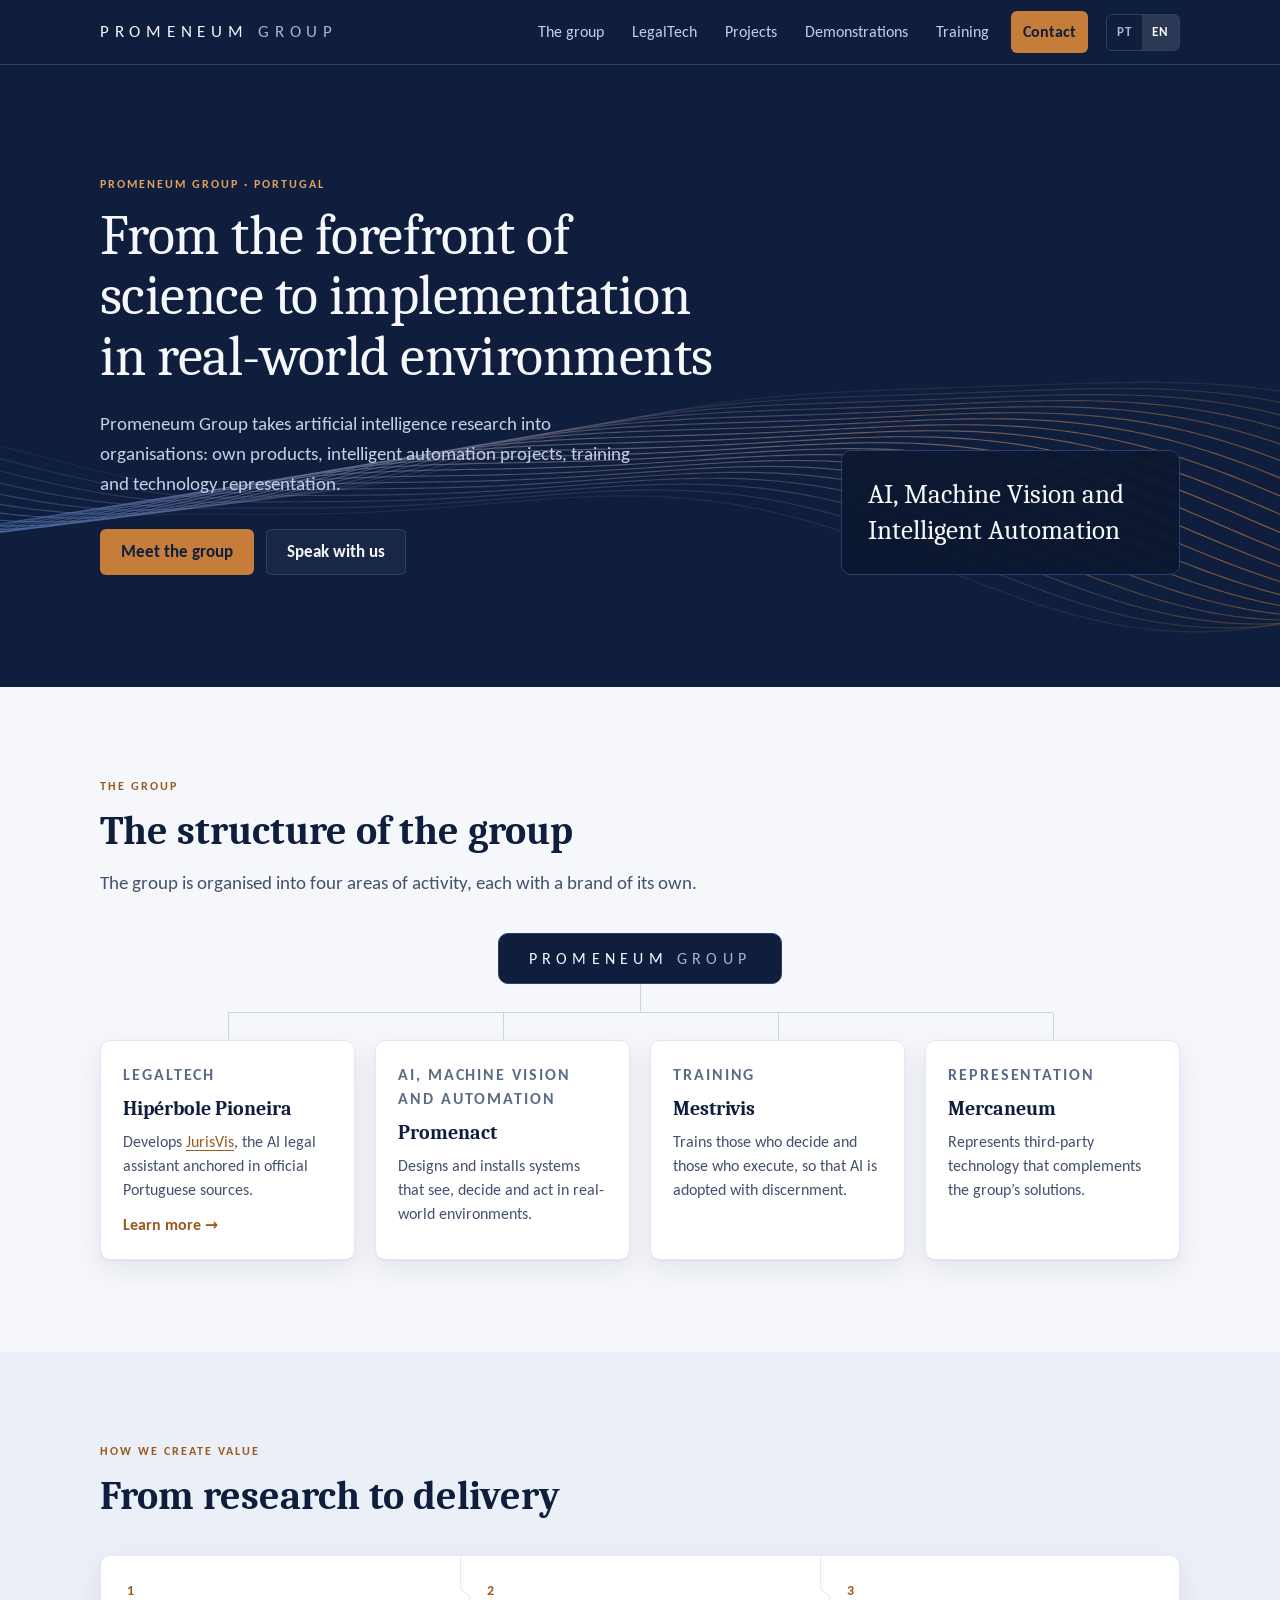
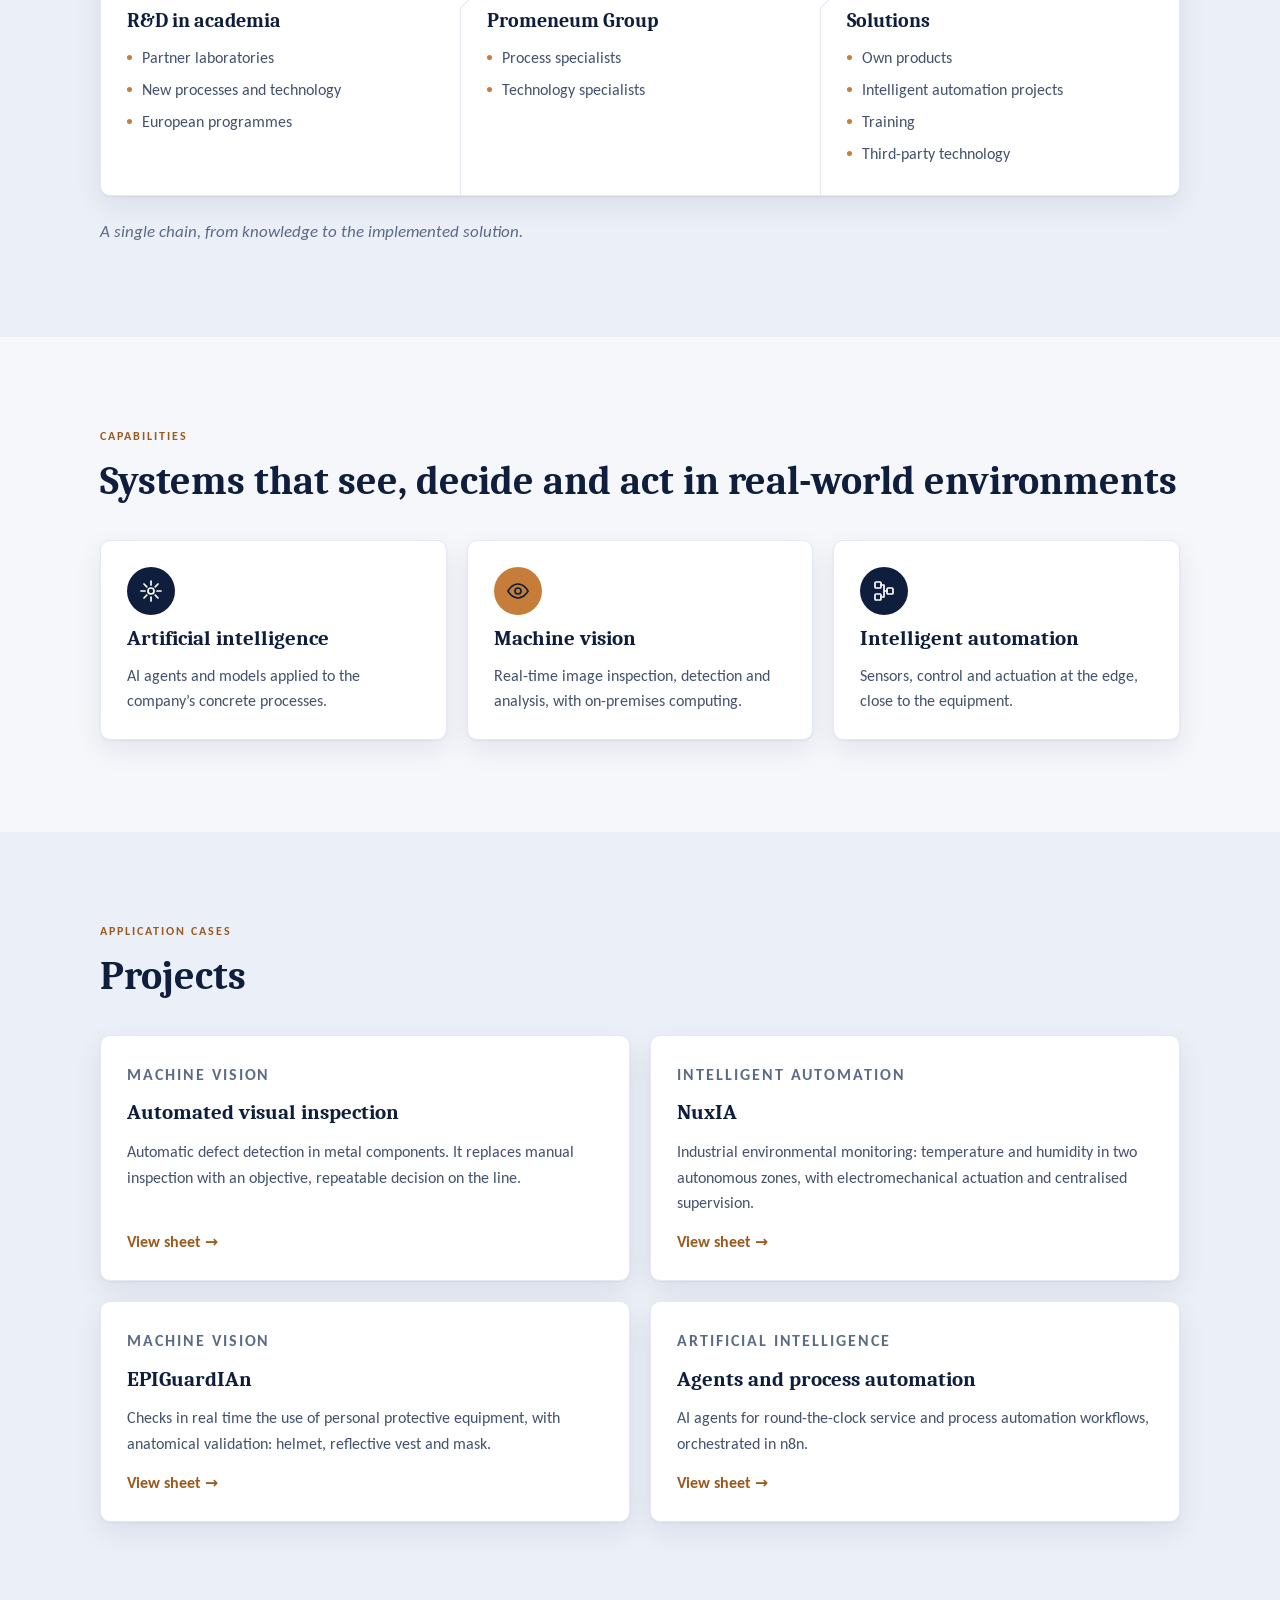
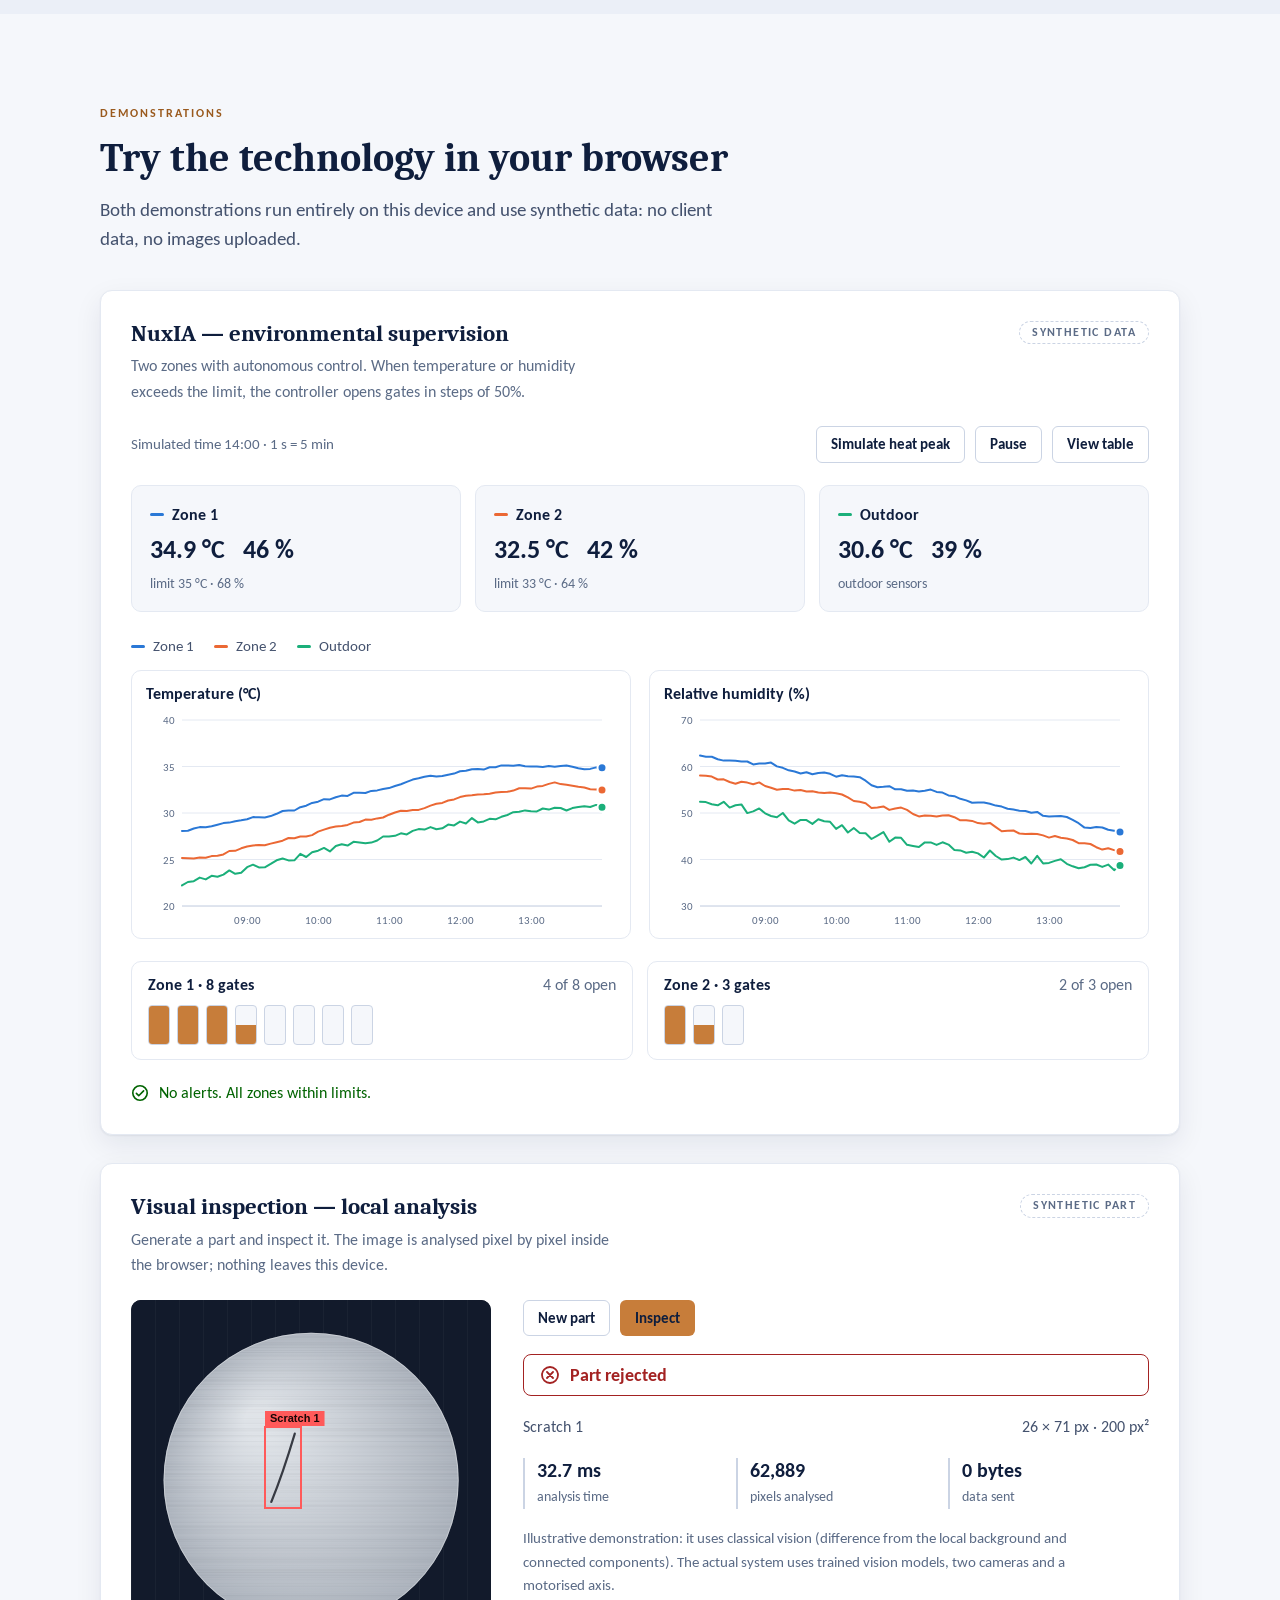
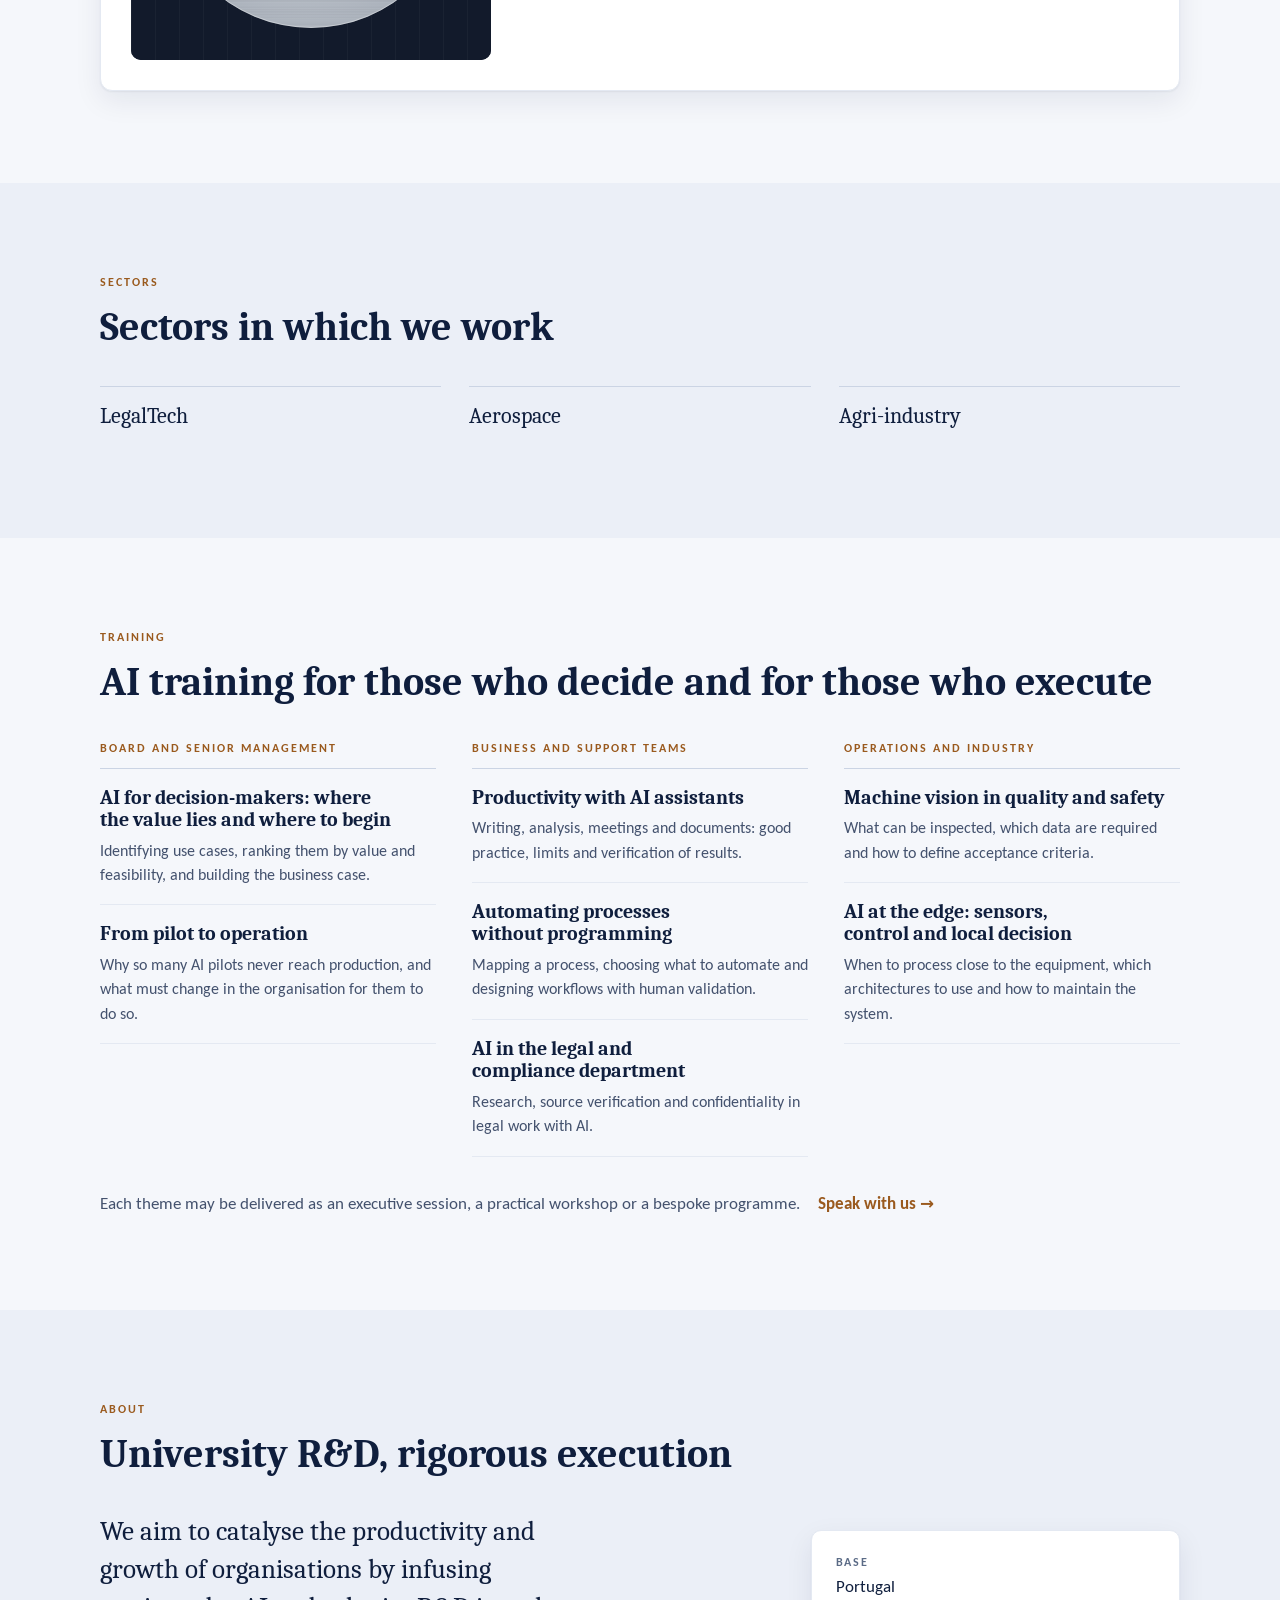
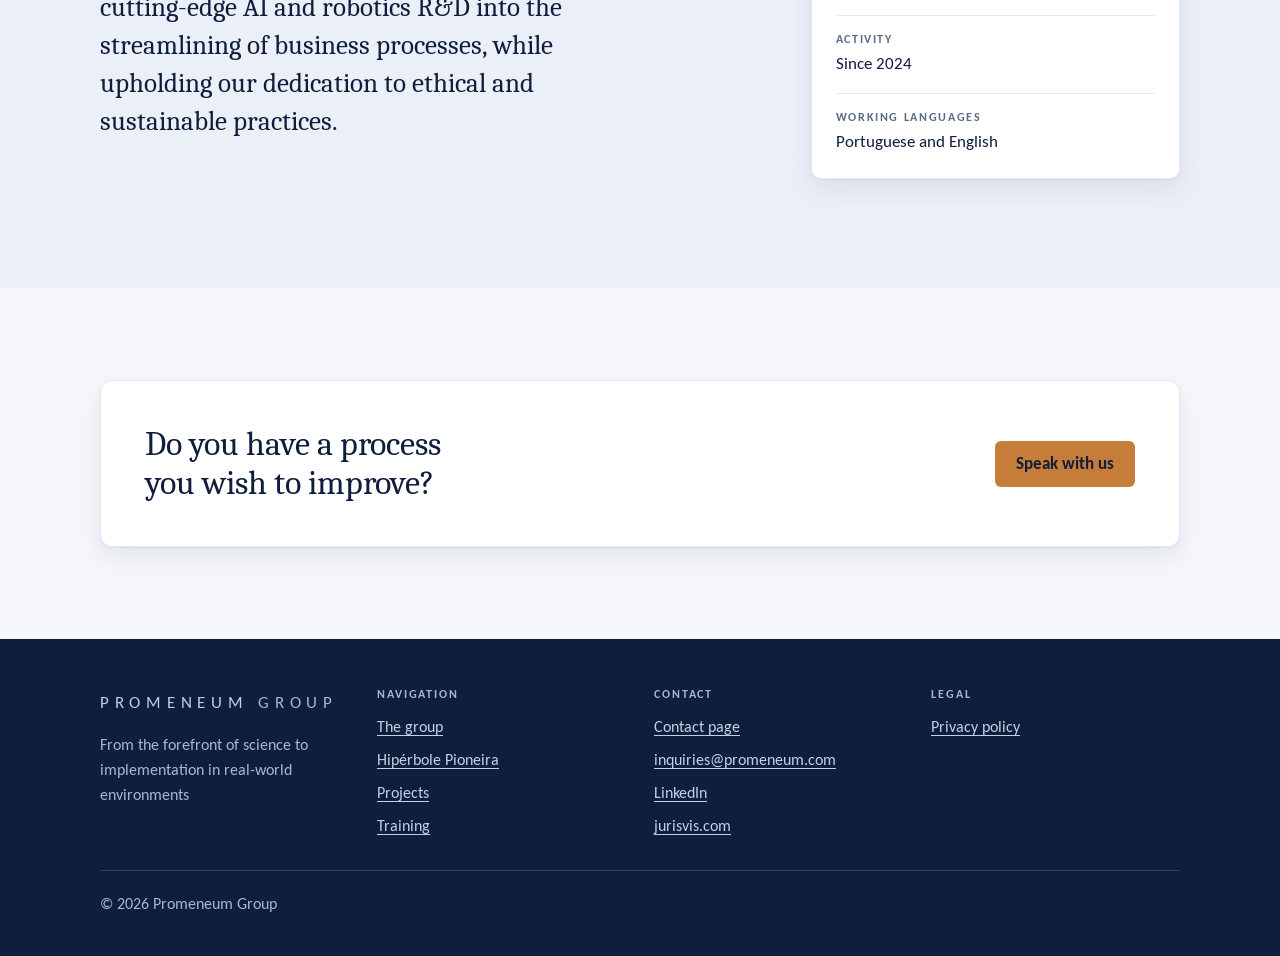
<file: index.html>
<!doctype html>
<html lang="pt-PT">
<head>
<meta charset="utf-8">
<meta name="viewport" content="width=device-width, initial-scale=1, viewport-fit=cover">
<title>Promeneum Group — IA, visão artificial e automação inteligente</title>
<meta name="description" content="O Promeneum Group leva a investigação em inteligência artificial para dentro das organizações: produtos próprios, projectos de automação inteligente, formação e representação de tecnologia.">
<link rel="canonical" href="https://promeneum.com/">
<meta property="og:type" content="website">
<meta property="og:site_name" content="Promeneum Group">
<meta property="og:title" content="Promeneum Group">
<meta property="og:description" content="Da vanguarda da ciência à implementação em ambientes reais.">
<meta property="og:url" content="https://promeneum.com/">
<meta property="og:image" content="https://promeneum.com/assets/og-image.png">
<meta property="og:image:width" content="1200">
<meta property="og:image:height" content="630">
<meta property="og:locale" content="pt_PT">
<meta property="og:locale:alternate" content="en_GB">
<meta name="twitter:card" content="summary_large_image">
<meta name="theme-color" content="#0F1E3D">
<link rel="icon" href="assets/favicon.svg" type="image/svg+xml">
<link rel="stylesheet" href="assets/styles.css">
<script type="application/ld+json">{"@context": "https://schema.org", "@type": "Organization", "name": "Promeneum Group", "url": "https://promeneum.com/", "description": "O Promeneum Group leva a investigação em inteligência artificial para dentro das organizações: produtos próprios, projectos de automação inteligente, formação e representação de tecnologia.", "sameAs": ["https://www.linkedin.com/company/promeneum/"]}</script>
</head>
<body>
<a class="skip" href="#conteudo" data-i18n="a11y.skip">Saltar para o conteúdo</a>

<header class="site-header">
  <div class="wrap header-row">
    <a class="wordmark" href="#inicio" data-nav="inicio" aria-label="Promeneum Group">Promeneum <span>Group</span></a>
    <button class="menu-btn" id="menuBtn" type="button" aria-expanded="false" aria-controls="siteNav" data-i18n="nav.menu">Menu</button>
    <nav id="siteNav" class="site-nav" aria-label="Principal" data-i18n-attr="aria-label:nav.label">
      <a href="#grupo" data-nav="grupo" data-i18n="nav.group">O grupo</a>
      <a href="#/empresa/hiperbole" data-company="hiperbole">LegalTech</a>
      <a href="#projectos" data-nav="projectos" data-i18n="proj.title">Projectos</a>
      <a href="#demos" data-nav="demos" data-i18n="demo.eyebrow">Demonstrações</a>
      <a href="#formacao" data-nav="formacao" data-i18n="nav.training">Formação</a>
      <a href="#/contacto" data-page="contacto" class="nav-cta" data-i18n="nav.contact">Contacto</a>
    </nav>
    <div class="lang" role="group" aria-label="Língua / Language">
      <button type="button" data-lang="pt" aria-pressed="true">PT</button>
      <button type="button" data-lang="en" aria-pressed="false">EN</button>
    </div>
  </div>
</header>

<main id="conteudo" tabindex="-1">
<div id="view-home">

  <!-- HERO -->
  <section class="hero" id="inicio">
    <canvas id="waves" aria-hidden="true"></canvas>
    <div class="wrap hero-grid">
      <div class="hero-copy">
        <p class="eyebrow on-navy">Promeneum Group · Portugal</p>
        <h1 data-i18n="hero.title">Da vanguarda da ciência à implementação em ambientes reais</h1>
        <p class="hero-lead" data-i18n="hero.lead">O Promeneum Group leva a investigação em inteligência artificial para dentro das organizações: produtos próprios, projectos de automação inteligente, formação e representação de tecnologia.</p>
        <div class="hero-actions">
          <a class="btn btn-primary" href="#grupo" data-nav="grupo" data-i18n="hero.cta1">Conhecer o grupo</a>
          <a class="btn btn-ghost" href="#/contacto" data-page="contacto" data-i18n="hero.cta2">Falar connosco</a>
        </div>
      </div>
      <aside class="focus-box">
        <p data-i18n="hero.box">IA, Visão Artificial e Automação Inteligente</p>
      </aside>
    </div>
  </section>

  <!-- O GRUPO -->
  <section class="section" id="grupo">
    <div class="wrap">
      <div class="section-head">
        <p class="eyebrow" data-i18n="grp.eyebrow">O grupo</p>
        <h2 data-i18n="grp.title">A estrutura do grupo</h2>
        <p class="lead" data-i18n="grp.lead">O grupo organiza-se em quatro áreas de actividade, cada uma com marca própria.</p>
      </div>
      <div class="tree">
        <div class="tree-root">Promeneum <span>Group</span></div>
        <div class="tree-stem" aria-hidden="true"></div>
        <ul class="tree-branches">
          <li class="card co-card">
            <p class="area-tag">LegalTech</p>
            <h3><a href="#/empresa/hiperbole" data-company="hiperbole">Hipérbole Pioneira</a></h3>
            <p data-i18n="grp.hp">Desenvolve o <a href="https://jurisvis.com" target="_blank" rel="noopener">JurisVis</a>, assistente jurídico de IA ancorado em fontes oficiais portuguesas.</p>
            <span class="project-more" aria-hidden="true" data-i18n="grp.more">Conhecer →</span>
          </li>
          <li class="card co-card is-static">
            <p class="area-tag" data-i18n="co.ac.tag">IA, visão artificial e automação</p>
            <h3>Promenact</h3>
            <p data-i18n="grp.ac">Projecta e instala sistemas que vêem, decidem e actuam em ambiente real.</p>
          </li>
          <li class="card co-card is-static">
            <p class="area-tag" data-i18n="nav.training">Formação</p>
            <h3>Mestrivis</h3>
            <p data-i18n="grp.pa">Forma quem decide e quem executa, para que a IA seja adoptada com critério.</p>
          </li>
          <li class="card co-card is-static">
            <p class="area-tag" data-i18n="nav.rep">Representações</p>
            <h3>Mercaneum</h3>
            <p data-i18n="grp.em">Representa tecnologia de terceiros que complementa as soluções do grupo.</p>
          </li>
        </ul>
      </div>
    </div>
  </section>

  <!-- COMO CRIAMOS VALOR -->
  <section class="section band" id="valor">
    <div class="wrap">
      <div class="section-head">
        <p class="eyebrow" data-i18n="value.eyebrow">Como criamos valor</p>
        <h2 data-i18n="value.title">Da investigação à entrega</h2>
      </div>
      <ol class="chain">
        <li>
          <h3 data-i18n="value.s1.t">I&amp;D na academia</h3>
          <ul>
            <li data-i18n="value.s1.a">Laboratórios parceiros</li>
            <li data-i18n="value.s1.b">Novos processos e tecnologia</li>
            <li data-i18n="value.s1.c">Programas europeus</li>
          </ul>
        </li>
        <li>
          <h3>Promeneum Group</h3>
          <ul>
            <li data-i18n="value.s2.a">Especialistas de processo</li>
            <li data-i18n="value.s2.b">Especialistas de tecnologia</li>
          </ul>
        </li>
        <li>
          <h3 data-i18n="value.s3.t">Soluções</h3>
          <ul>
            <li data-i18n="value.s3.a">Produtos próprios</li>
            <li data-i18n="value.s3.b">Projectos de automação inteligente</li>
            <li data-i18n="value.s3.c">Formação</li>
            <li data-i18n="value.s3.d">Tecnologia de terceiros</li>
          </ul>
        </li>
      </ol>
      <p class="chain-note" data-i18n="value.note">Uma cadeia única, do conhecimento à solução implementada.</p>
    </div>
  </section>

  <!-- COMPETÊNCIAS -->
  <section class="section" id="competencias">
    <div class="wrap">
      <div class="section-head">
        <p class="eyebrow" data-i18n="comp.eyebrow">Competências</p>
        <h2 data-i18n="comp.title">Sistemas que vêem, decidem e actuam em ambiente real</h2>
      </div>
      <div class="grid-3">
        <article class="card">
          <span class="badge" aria-hidden="true"><svg viewBox="0 0 24 24"><circle cx="12" cy="12" r="3"/><path d="M12 2v4M12 18v4M2 12h4M18 12h4M5 5l2.8 2.8M16.2 16.2L19 19M19 5l-2.8 2.8M7.8 16.2L5 19"/></svg></span>
          <h3 data-i18n="co.ac.a1.t">Inteligência artificial</h3>
          <p data-i18n="co.ac.a1.p">Agentes e modelos de IA aplicados a processos concretos da empresa.</p>
        </article>
        <article class="card">
          <span class="badge alt" aria-hidden="true"><svg viewBox="0 0 24 24"><path d="M2 12s3.6-7 10-7 10 7 10 7-3.6 7-10 7S2 12 2 12z"/><circle cx="12" cy="12" r="3"/></svg></span>
          <h3 data-i18n="co.ac.a2.t">Visão artificial</h3>
          <p data-i18n="co.ac.a2.p">Inspecção, detecção e análise de imagem em tempo real, com computação local.</p>
        </article>
        <article class="card">
          <span class="badge" aria-hidden="true"><svg viewBox="0 0 24 24"><rect x="3" y="3" width="6" height="6" rx="1"/><rect x="15" y="9" width="6" height="6" rx="1"/><rect x="3" y="15" width="6" height="6" rx="1"/><path d="M9 6h3v6h3M9 18h3v-6"/></svg></span>
          <h3 data-i18n="co.ac.a3.t">Automação inteligente</h3>
          <p data-i18n="co.ac.a3.p">Sensores, controlo e actuação na periferia, junto dos equipamentos.</p>
        </article>
      </div>
    </div>
  </section>

    <section class="section band" id="projectos">
      <div class="wrap">
        <div class="section-head">
          <p class="eyebrow" data-i18n="proj.eyebrow">Casos de aplicação</p>
          <h2 data-i18n="proj.title">Projectos</h2>
        </div>
        <div class="grid-2" id="projectGrid">
          <article class="card project-card">
            <p class="area-tag" data-i18n="co.ac.a2.t">Visão artificial</p>
            <h3><a href="#/projectos/inspeccao" data-project="inspeccao" data-i18n="c.iv.t">Inspecção visual automática</a></h3>
            <p data-i18n="c.iv.p">Detecção automática de defeitos em componentes metálicos. Substitui a inspecção manual por uma decisão objectiva e repetível na linha.</p>
            <span class="project-more" aria-hidden="true" data-i18n="c.more">Ver ficha →</span>
          </article>
          <article class="card project-card">
            <p class="area-tag" data-i18n="co.ac.a3.t">Automação inteligente</p>
            <h3><a href="#/projectos/nuxia" data-project="nuxia">NuxIA</a></h3>
            <p data-i18n="c.nx.p">Monitorização ambiental industrial: temperatura e humidade em duas zonas autónomas, com actuação electromecânica e supervisão centralizada.</p>
            <span class="project-more" aria-hidden="true" data-i18n="c.more">Ver ficha →</span>
          </article>
          <article class="card project-card">
            <p class="area-tag" data-i18n="co.ac.a2.t">Visão artificial</p>
            <h3><a href="#/projectos/epiguardian" data-project="epiguardian">EPIGuardIAn</a></h3>
            <p data-i18n="c.ep.p">Verifica em tempo real o uso de equipamento de protecção individual, com validação anatómica: capacete, colete reflector e máscara.</p>
            <span class="project-more" aria-hidden="true" data-i18n="c.more">Ver ficha →</span>
          </article>
          <article class="card project-card">
            <p class="area-tag" data-i18n="co.ac.a1.t">Inteligência artificial</p>
            <h3><a href="#/projectos/agentes" data-project="agentes" data-i18n="c.ag.t">Agentes e automação de processos</a></h3>
            <p data-i18n="c.ag.p">Agentes de IA para atendimento permanente e fluxos de automação de processos, orquestrados em n8n.</p>
            <span class="project-more" aria-hidden="true" data-i18n="c.more">Ver ficha →</span>
          </article>
        </div>
      </div>
    </section>

    <section class="section" id="demos">
      <div class="wrap">
        <div class="section-head">
          <p class="eyebrow" data-i18n="demo.eyebrow">Demonstrações</p>
          <h2 data-i18n="demo.title">Experimente a tecnologia no seu browser</h2>
          <p class="lead" data-i18n="demo.lead">As duas demonstrações correm inteiramente neste dispositivo e usam dados sintéticos: nenhum dado de cliente, nenhuma imagem enviada.</p>
        </div>
      <!-- NuxIA -->
      <article class="demo" id="demo-nuxia" aria-labelledby="dnxTitle">
        <div class="demo-head">
          <div>
            <h3 id="dnxTitle" data-i18n="d.nx.t">NuxIA — supervisão ambiental</h3>
            <p data-i18n="d.nx.p">Duas zonas com controlo autónomo. Quando a temperatura ou a humidade passam o limite, o controlador abre comportas por passos de 50&nbsp;%.</p>
          </div>
          <span class="synthetic" data-i18n="d.synthetic">Dados sintéticos</span>
        </div>
        <div class="demo-tools">
          <span class="clock" id="nxClock" aria-live="off"></span>
          <button type="button" class="btn btn-line btn-sm" id="nxHeat" data-i18n="d.nx.heat">Simular pico de calor</button>
          <button type="button" class="btn btn-line btn-sm" id="nxPause" aria-pressed="false">Pausar</button>
          <button type="button" class="btn btn-line btn-sm" id="nxTable" aria-pressed="false">Ver tabela</button>
        </div>
        <div class="tiles" id="nxTiles"></div>
        <div id="nxCharts">
          <div class="legend" id="nxLegend" aria-hidden="true"></div>
          <div class="charts" style="margin-top:12px">
            <div class="viz" id="vizT"><h4 data-i18n="d.nx.temp">Temperatura (°C)</h4><svg id="svgT" viewBox="0 0 520 220" role="img" tabindex="0" aria-labelledby="svgTt"><title id="svgTt"></title></svg></div>
            <div class="viz" id="vizH"><h4 data-i18n="d.nx.hum">Humidade relativa (%)</h4><svg id="svgH" viewBox="0 0 520 220" role="img" tabindex="0" aria-labelledby="svgHt"><title id="svgHt"></title></svg></div>
          </div>
        </div>
        <div class="table-wrap" id="nxTableWrap" hidden><table class="data" id="nxData"></table></div>
        <div class="gates" id="nxGates"></div>
        <div class="alerts" id="nxAlerts" role="status" aria-live="polite"></div>
      </article>
      <!-- Inspecção visual -->
      <article class="demo" id="demo-vision" aria-labelledby="dvTitle">
        <div class="demo-head">
          <div>
            <h3 id="dvTitle" data-i18n="d.v.t">Inspecção visual — análise local</h3>
            <p data-i18n="d.v.p">Gere uma peça e inspeccione-a. A imagem é analisada píxel a píxel dentro do browser; nada sai deste dispositivo.</p>
          </div>
          <span class="synthetic" data-i18n="d.v.synthetic">Peça sintética</span>
        </div>
        <div class="vision">
          <canvas id="partCanvas" width="360" height="360" role="img" aria-label="Peça metálica sintética" data-i18n-attr="aria-label:d.v.canvas"></canvas>
          <div class="vision-side">
            <div class="demo-tools">
              <button type="button" class="btn btn-line btn-sm" id="vNew" data-i18n="d.v.new">Nova peça</button>
              <button type="button" class="btn btn-primary btn-sm" id="vRun" data-i18n="d.v.run">Inspeccionar</button>
            </div>
            <div id="vVerdict" class="verdict" data-v="idle" role="status" aria-live="polite"></div>
            <ul class="defects" id="vDefects"></ul>
            <div class="metrics" id="vMetrics"></div>
            <p class="fine" data-i18n="d.v.fine">Demonstração ilustrativa: usa visão clássica (diferença face ao fundo local e componentes ligados). O sistema real usa modelos de visão treinados, duas câmaras e um eixo motorizado.</p>
          </div>
        </div>
      </article>
      </div>
    </section>

  <!-- SECTORES -->
  <section class="section band" id="sectores">
    <div class="wrap">
      <div class="section-head">
        <p class="eyebrow" data-i18n="sec.eyebrow">Sectores</p>
        <h2 data-i18n="sec.title">Sectores onde trabalhamos</h2>
      </div>
      <ul class="sector-row">
        <li>LegalTech</li>
        <li data-i18n="sec.aero">Aeroespacial</li>
        <li data-i18n="sec.agri">Agro-indústria</li>
      </ul>
    </div>
  </section>

  <!-- FORMAÇÃO -->
  <section class="section" id="formacao">
    <div class="wrap">
      <div class="section-head">
        <p class="eyebrow" data-i18n="nav.training">Formação</p>
        <h2 data-i18n="tr.title">Formação em IA para quem decide e para quem executa</h2>
      </div>
      <div class="tracks">
        <section class="track">
          <h3 data-i18n="tk.a">Direcção e gestão de topo</h3>
          <ul>
            <li><h4 data-i18n="th.1.t">IA para decisores: onde está o valor e por onde começar</h4><p data-i18n="th.1.p">Identificar casos de uso, ordená-los por valor e viabilidade e construir o caso de negócio.</p></li>
            <li><h4 data-i18n="th.2.t">Do piloto à operação</h4><p data-i18n="th.2.p">Porque é que tantos pilotos de IA não chegam à produção, e o que tem de mudar na organização para que cheguem.</p></li>
          </ul>
        </section>
        <section class="track">
          <h3 data-i18n="tk.b">Equipas de negócio e de suporte</h3>
          <ul>
            <li><h4 data-i18n="th.3.t">Produtividade com assistentes de IA</h4><p data-i18n="th.3.p">Escrita, análise, reuniões e documentos: boas práticas, limites e verificação de resultados.</p></li>
            <li><h4 data-i18n="th.4.t">Automatizar processos sem programar</h4><p data-i18n="th.4.p">Mapear um processo, escolher o que automatizar e desenhar fluxos com validação humana.</p></li>
            <li><h4 data-i18n="th.5.t">IA no departamento jurídico e de compliance</h4><p data-i18n="th.5.p">Pesquisa, verificação de fontes e confidencialidade no trabalho jurídico com IA.</p></li>
          </ul>
        </section>
        <section class="track">
          <h3 data-i18n="tk.c">Operações e indústria</h3>
          <ul>
            <li><h4 data-i18n="th.6.t">Visão artificial na qualidade e na segurança</h4><p data-i18n="th.6.p">O que se pode inspeccionar, que dados são precisos e como definir critérios de aceitação.</p></li>
            <li><h4 data-i18n="th.7.t">IA na periferia: sensores, controlo e decisão local</h4><p data-i18n="th.7.p">Quando processar junto do equipamento, que arquitecturas usar e como manter o sistema.</p></li>
          </ul>
        </section>
      </div>
      <p class="co-close"><span data-i18n="co.pa.close">Cada tema pode ser trabalhado como sessão executiva, workshop prático ou programa à medida.</span> <a href="#/contacto" data-page="contacto" data-i18n="co.cta">Falar connosco →</a></p>
    </div>
  </section>

  <!-- SOBRE -->
  <section class="section band" id="sobre">
    <div class="wrap">
      <div class="section-head">
        <p class="eyebrow" data-i18n="ab.eyebrow">Sobre</p>
        <h2 data-i18n="ab.title">I&amp;D universitária, execução rigorosa</h2>
      </div>
      <div class="about-grid">
        <p class="mission" data-i18n="ab.mission">Queremos catalisar a produtividade e o crescimento das organizações, levando I&amp;D de ponta em IA e robótica para a simplificação dos processos de negócio, mantendo o nosso compromisso com práticas éticas e sustentáveis.</p>
        <dl class="facts">
          <div><dt data-i18n="ab.f1">Base</dt><dd>Portugal</dd></div>
          <div><dt data-i18n="ab.f2">Actividade</dt><dd data-i18n="ab.f2v">Desde 2024</dd></div>
          <div><dt data-i18n="ab.f3">Línguas de trabalho</dt><dd data-i18n="ab.f3v">Português e inglês</dd></div>
        </dl>
      </div>
    </div>
  </section>

  <!-- CHAMADA FINAL -->
  <section class="section" id="chamada">
    <div class="wrap">
      <div class="cta-card">
        <h2 data-i18n="cta.title">Tem um processo que quer melhorar?</h2>
        <a class="btn btn-primary" href="#/contacto" data-page="contacto" data-i18n="hero.cta2">Falar connosco</a>
      </div>
    </div>
  </section>
</div>

<!-- PÁGINA DA HIPÉRBOLE PIONEIRA -->
<div id="view-company" hidden>
  <!-- Hipérbole Pioneira -->
  <article class="company" data-id="hiperbole" hidden>
    <div class="wrap section">
      <a class="sheet-back" href="#grupo" data-nav="grupo" data-i18n="co.back">← O grupo</a>
      <header class="sheet-head">
        <p class="eyebrow">Promeneum Group · LegalTech</p>
        <h1 tabindex="-1">Hipérbole Pioneira</h1>
        <p class="lead" data-i18n="co.hp.lead">A empresa de LegalTech do grupo. Desenvolve o <a href="https://jurisvis.com" target="_blank" rel="noopener">JurisVis</a>, assistente jurídico de IA ancorado exclusivamente em fontes oficiais portuguesas.</p>
      </header>
      <h2 class="co-h2"><a href="https://jurisvis.com" target="_blank" rel="noopener">JurisVis</a></h2>
      <p class="lead co-sub" data-i18n="jv.lead">Assistente jurídico de IA ancorado exclusivamente em fontes oficiais portuguesas — legislação e jurisprudência, com ligação directa ao Diário da República e actualização diária.</p>
      <div class="sheet-grid">
        <div class="sheet-body">
          <section><h3 data-i18n="sh.challenge">Desafio</h3><p data-i18n="jv.ch">Em contexto jurídico, uma resposta só tem valor se a fonte puder ser verificada. O <a href="https://jurisvis.com" target="_blank" rel="noopener">JurisVis</a> responde a partir de fontes oficiais portuguesas e liga cada resultado ao texto publicado.</p></section>
          <section><h3 data-i18n="sh.solution">Solução</h3><ul>
            <li data-i18n="jv.s1">Soberania cognitiva: fontes nacionais e verificáveis, equipa nacional.</li>
            <li data-i18n="jv.s2">Orquestração de agentes de IA, com validação humana no fim da cadeia.</li>
            <li data-i18n="jv.s3">Legislação e jurisprudência, com actualização diária.</li>
          </ul></section>
        </div>
        <dl class="facts">
          <div><dt data-i18n="sh.sector">Sector</dt><dd data-i18n="jv.sector">Profissionais do Direito</dd></div>
          <div><dt data-i18n="sh.tech">Tecnologia</dt><dd data-i18n="jv.tech">Agentes de IA sobre fontes oficiais. Parceria técnica com o LIACC/FEUP; infra-estrutura empresarial IBM.</dd></div>
          <div><dt data-i18n="sh.access">Acesso</dt><dd><a href="https://jurisvis.com" target="_blank" rel="noopener">jurisvis.com</a> <span data-i18n="jv.access">— planos Free, Pro, Max e Enterprise.</span></dd></div>
        </dl>
      </div>
    </div>
  </article>

</div>

<!-- FICHAS DE PROJECTO -->
<div id="view-project" hidden>
  <div class="wrap section">
    <a class="sheet-back" href="#projectos" data-nav="projectos" data-i18n="sh.back">← Projectos</a>

    <article class="sheet" data-id="inspeccao" hidden>
      <header class="sheet-head">
        <p class="area-tag" data-i18n="co.ac.a2.t">Visão artificial</p>
        <h1 tabindex="-1" data-i18n="c.iv.t">Inspecção visual automática</h1>
        <p class="lead" data-i18n="iv.lead">Sistema de detecção automática de defeitos em componentes metálicos, desenvolvido para um fabricante industrial.</p>
      </header>
      <div class="sheet-grid">
        <div class="sheet-body">
          <section><h2 data-i18n="sh.challenge">Desafio</h2><p data-i18n="iv.ch">Substituir a inspecção manual por uma decisão objectiva e repetível na linha de produção.</p></section>
          <section><h2 data-i18n="sh.solution">Solução</h2><ul>
            <li data-i18n="iv.s1">Arquitectura de duas câmaras: vista de topo e vista lateral, com eixo linear motorizado.</li>
            <li data-i18n="iv.s2">Decisão de aceitação ou rejeição por peça, com os defeitos assinalados na imagem.</li>
            <li data-i18n="iv.s3">Histórico de inspecções por lote.</li>
          </ul></section>
          <p><a href="#demo-vision" data-nav="demo-vision" data-i18n="iv.demo">Experimentar a demonstração de análise local →</a></p>
        </div>
        <dl class="facts">
          <div><dt data-i18n="sh.sector">Sector</dt><dd data-i18n="iv.sector">Indústria — componentes metálicos</dd></div>
          <div><dt data-i18n="sh.tech">Tecnologia</dt><dd data-i18n="iv.tech">Modelos de visão artificial em stack Python; computação local (on-premises).</dd></div>
          <div><dt data-i18n="sh.repl">Replicabilidade</dt><dd data-i18n="iv.repl">Base replicável para inspecção de qualidade e de infra-estruturas noutros sectores.</dd></div>
        </dl>
      </div>
    </article>

    <article class="sheet" data-id="nuxia" hidden>
      <header class="sheet-head">
        <p class="area-tag" data-i18n="co.ac.a3.t">Automação inteligente</p>
        <h1 tabindex="-1">NuxIA</h1>
        <p class="lead" data-i18n="nx.lead">Monitorização ambiental industrial: temperatura e humidade em duas zonas autónomas, com actuação electromecânica e supervisão centralizada.</p>
      </header>
      <div class="sheet-grid">
        <div class="sheet-body">
          <div class="kpis">
            <div><b>2</b><span data-i18n="nx.k1">zonas</span></div>
            <div><b>12</b><span data-i18n="nx.k2">sensores</span></div>
            <div><b>2</b><span data-i18n="nx.k3">unidades de controlo</span></div>
            <div><b>11</b><span data-i18n="nx.k4">comportas</span></div>
            <div><b>1</b><span data-i18n="nx.k5">aplicação</span></div>
          </div>
          <section><h2 data-i18n="sh.challenge">Desafio</h2><p data-i18n="nx.ch">Manter a temperatura e a humidade de duas zonas de processo dentro dos limites definidos, com actuação automática.</p></section>
          <section><h2 data-i18n="sh.solution">Solução</h2><ul>
            <li data-i18n="nx.s1">Doze sensores — quatro interiores e dois exteriores por zona — recolhem as condições ambientais.</li>
            <li data-i18n="nx.s2">Duas unidades de controlo autónomas e independentes, uma por zona, processam a informação.</li>
            <li data-i18n="nx.s3">O sistema actua sobre onze comportas, com aberturas a 0&nbsp;%, 50&nbsp;% ou 100&nbsp;%.</li>
            <li data-i18n="nx.s4">A aplicação disponibiliza supervisão algorítmica, controlo e alertas.</li>
          </ul></section>
          <p><a href="#demo-nuxia" data-nav="demo-nuxia" data-i18n="nx.demo">Ver a demonstração com dados sintéticos →</a></p>
        </div>
        <dl class="facts">
          <div><dt data-i18n="sh.sector">Sector</dt><dd data-i18n="sec.agri">Agro-indústria</dd></div>
          <div><dt data-i18n="sh.tech">Tecnologia</dt><dd data-i18n="nx.tech">Arquitectura distribuída de microcontroladores; aplicação de supervisão.</dd></div>
          <div><dt data-i18n="sh.repl">Replicabilidade</dt><dd data-i18n="nx.repl">Arquitectura replicável noutros sectores.</dd></div>
        </dl>
      </div>
    </article>

    <article class="sheet" data-id="epiguardian" hidden>
      <header class="sheet-head">
        <p class="area-tag" data-i18n="co.ac.a2.t">Visão artificial</p>
        <h1 tabindex="-1">EPIGuardIAn</h1>
        <p class="lead" data-i18n="ep.lead">Sistema inteligente de visão artificial que verifica, em tempo real, o uso de equipamento de protecção individual, com validação anatómica.</p>
      </header>
      <div class="sheet-grid">
        <div class="sheet-body">
          <section><h2 data-i18n="sh.challenge">Desafio</h2><p data-i18n="ep.ch">Verificar o uso correcto de EPI de forma contínua. Não basta detectar o equipamento: é preciso confirmar que está na posição certa do corpo.</p></section>
          <section><h2 data-i18n="sh.solution">Solução</h2><ul>
            <li data-i18n="ep.s1">Detecta capacete, colete reflector e máscara.</li>
            <li data-i18n="ep.s2">Confirma a posição de cada equipamento no corpo: cabeça, face e tronco.</li>
            <li data-i18n="ep.s3">Interface de operação com alertas imediatos em caso de incumprimento.</li>
          </ul></section>
        </div>
        <dl class="facts">
          <div><dt data-i18n="sh.sector">Sector</dt><dd data-i18n="ep.sector">Segurança e saúde no trabalho</dd></div>
          <div><dt data-i18n="sh.tech">Tecnologia</dt><dd data-i18n="ep.tech">Processamento local em Raspberry Pi (edge); YOLOv8 e OpenCV; modelo treinado com mais de 2700 imagens.</dd></div>
        </dl>
      </div>
    </article>

    <article class="sheet" data-id="agentes" hidden>
      <header class="sheet-head">
        <p class="area-tag" data-i18n="co.ac.a1.t">Inteligência artificial</p>
        <h1 tabindex="-1" data-i18n="c.ag.t">Agentes e automação de processos</h1>
        <p class="lead" data-i18n="ag.lead">Agentes de IA para atendimento permanente e fluxos de automação de processos, orquestrados em n8n.</p>
      </header>
      <div class="sheet-grid">
        <div class="sheet-body">
          <section><h2 data-i18n="sh.challenge">Desafio</h2><p data-i18n="ag.ch">Responder a pedidos a qualquer hora e retirar trabalho repetitivo às equipas.</p></section>
          <section><h2 data-i18n="sh.solution">Solução</h2><ul>
            <li data-i18n="ag.s1">Agente de atendimento disponível 24 horas por dia, 7 dias por semana.</li>
            <li data-i18n="ag.s2">Fluxos de automação completos, do pedido à resposta, orquestrados em n8n.</li>
          </ul></section>
        </div>
        <dl class="facts">
          <div><dt data-i18n="sh.sector">Sector</dt><dd data-i18n="ag.sector">Transversal</dd></div>
          <div><dt data-i18n="sh.tech">Tecnologia</dt><dd data-i18n="ag.tech">n8n para orquestração de fluxos; modelos de linguagem.</dd></div>
        </dl>
      </div>
    </article>

    <nav class="sheet-nav" aria-label="Outros projectos" data-i18n-attr="aria-label:sh.others">
      <a href="#" id="sheetPrev"></a>
      <a href="#" id="sheetNext"></a>
    </nav>
  </div>
</div>

<!-- PÁGINAS: CONTACTO E PRIVACIDADE -->
<div id="view-page" hidden>

  <article class="page" data-id="contacto" hidden>
    <div class="wrap section contact">
      <div>
        <div class="section-head" style="margin-bottom:0">
          <p class="eyebrow" data-i18n="ct.eyebrow">Contacto</p>
          <h1 tabindex="-1" class="page-h1" data-i18n="ct.title">Fale connosco</h1>
          <p class="lead" data-i18n="ct.lead">O assistente recolhe os seus dados de contacto e passa o pedido à nossa equipa. Não faz mais nada.</p>
        </div>
        <div class="contact-direct">
          <span><span data-i18n="ct.or">Se preferir, escreva para</span> <a href="mailto:inquiries@promeneum.com">inquiries@promeneum.com</a></span>
          <a href="https://www.linkedin.com/company/promeneum/" target="_blank" rel="noopener">LinkedIn · Promeneum Group</a>
        </div>
      </div>
      <div>
        <div class="chat-panel" id="leadPanel">
          <div class="chat-log" id="leadLog" tabindex="0" role="log" aria-live="polite" aria-label="Conversa com o assistente de contacto" data-i18n-attr="aria-label:ld.log"></div>
          <div class="chat-quick" id="leadQuick"></div>
          <form class="chat-form" id="leadForm" novalidate>
            <label for="leadInput" class="sr-only" data-i18n="ld.label">A sua resposta</label>
            <input id="leadInput" type="text" autocomplete="off" maxlength="600">
            <button type="submit" class="btn btn-primary btn-sm" id="leadSend" data-i18n="ld.send">Responder</button>
          </form>
        </div>
        <p class="fine" style="margin-top:14px"><span data-i18n="ld.fine">Os seus dados são tratados pela Hipérbole Pioneira, Unipessoal, Lda. e servem apenas para responder ao seu pedido.</span> <a href="#/privacidade" data-page="privacidade" data-i18n="ft.privacy">Política de privacidade</a></p>
      </div>
    </div>
  </article>

  <article class="page" data-id="privacidade" hidden>
    <div class="wrap section policy">
      <a class="sheet-back" href="#inicio" data-nav="inicio" data-i18n="pp.back">← Início</a>

      <div data-only-lang="pt">
        <h1 tabindex="-1" class="page-h1">Política de privacidade</h1>
        <p class="fine">Última actualização: 2026-09-21</p>
        <p class="lead">Esta política explica que dados pessoais são recolhidos neste site, para quê, durante quanto tempo e que direitos tem.</p>

        <h2>1. Quem é responsável pelos seus dados</h2>
        <p>O responsável pelo tratamento é a <strong>Hipérbole Pioneira, Unipessoal, Lda.</strong>, NIPC <!-- PREENCHER --><span class="tag-proposal">a preencher</span>, com sede em <!-- PREENCHER --><span class="tag-proposal">a preencher</span>.</p>
        <p>Para qualquer questão sobre os seus dados, escreva para <a href="mailto:inquiries@promeneum.com">inquiries@promeneum.com</a> <!-- PREENCHER --><span class="tag-proposal">endereço a confirmar</span>.</p>
        <p>Não foi designado encarregado da protecção de dados <!-- PREENCHER --><span class="tag-proposal">a confirmar</span>. As questões de privacidade são tratadas através do contacto acima.</p>

        <h2>2. Que dados recolhemos</h2>
        <p>Só recolhemos os dados que nos der na página de contacto: nome, empresa, e-mail, telefone, área de interesse e a mensagem que escrever. A empresa, o telefone e a mensagem são opcionais. Pedimos-lhe que não inclua dados sensíveis na mensagem, como dados de saúde.</p>
        <p>Não recolhemos dados de navegação para análise nem para publicidade. O site está alojado no GitHub Pages, um serviço da GitHub, Inc. (Estados Unidos). Segundo a documentação desse serviço, o GitHub regista e guarda o endereço IP de quem visita o site, por razões de segurança.</p>

        <h2>3. Para que os usamos e com que fundamento</h2>
        <p>Usamos os dados apenas para responder ao seu pedido de contacto e dar-lhe seguimento.</p>
        <p>O fundamento é a realização de diligências pré-contratuais a seu pedido (artigo 6.º, n.º 1, alínea b), do RGPD) ou, quando o pedido não vise um contrato, o nosso interesse legítimo em responder a quem nos contacta (alínea f) do mesmo número).</p>
        <p>Fornecer os dados não é obrigatório, mas sem um contacto válido não lhe conseguimos responder.</p>
        <p>Não usamos os seus dados para marketing, não os vendemos, e não tomamos decisões automatizadas nem definimos perfis.</p>

        <h2>4. O assistente da página de contacto</h2>
        <p>O assistente segue um guião fixo: faz as perguntas necessárias para recolher os seus dados de contacto e nada mais. Não usa modelos de inteligência artificial e o que escreve não é enviado a terceiros.</p>

        <h2>5. Quem tem acesso aos dados</h2>
        <p>A equipa que responde aos pedidos de contacto. Os prestadores de serviços que nos apoiam — alojamento do site (GitHub Pages), correio electrónico (Microsoft 365) e gestão de contactos — tratam os dados por nossa conta e segundo as nossas instruções <!-- PREENCHER --><span class="tag-proposal">prestadores a confirmar</span>.</p>
        <p>Não cedemos os seus dados a terceiros para fins próprios destes. Podemos ter de os comunicar a autoridades quando a lei o exigir.</p>

        <h2>6. Transferências para fora do Espaço Económico Europeu</h2>
        <p>Se algum prestador tratar dados fora do Espaço Económico Europeu, a transferência só é feita com as garantias previstas no RGPD, como uma decisão de adequação da Comissão Europeia ou cláusulas contratuais-tipo.</p>

        <h2>7. Durante quanto tempo guardamos os dados</h2>
        <p>Guardamos os dados durante o tempo necessário para a finalidade para que foram recolhidos: responder ao seu pedido e acompanhar a relação que dele resultar. Se o contacto não tiver seguimento, apagamos os dados ao fim de 12 meses <!-- PREENCHER --><span class="tag-proposal">prazo a confirmar</span>.</p>

        <h2>8. Os seus direitos</h2>
        <p>Pode pedir-nos o acesso aos seus dados, a sua rectificação, o seu apagamento, a limitação do tratamento e a portabilidade, e pode opor-se ao tratamento. Para exercer qualquer destes direitos, escreva para o contacto indicado no ponto 1.</p>
        <p>Respondemos sem demora injustificada e, em qualquer caso, no prazo de um mês a contar da recepção do pedido (artigo 12.º, n.º 3, do RGPD).</p>

        <h2>9. Reclamações</h2>
        <p>Se considerar que o tratamento dos seus dados viola o RGPD, tem o direito de apresentar reclamação a uma autoridade de controlo (artigo 77.º do RGPD). Em Portugal, a autoridade de controlo é a Comissão Nacional de Proteção de Dados (CNPD), nos termos do artigo 3.º da Lei n.º 58/2019:</p>
        <p>Av. D. Carlos I, 134, 1.º, 1200-651 Lisboa · (+351) 213 928 400 · <a href="mailto:geral@cnpd.pt">geral@cnpd.pt</a> · <a href="https://www.cnpd.pt/" target="_blank" rel="noopener">cnpd.pt</a></p>

        <h2>10. Cookies e dados guardados no seu dispositivo</h2>
        <p>Este site não usa cookies. Guarda apenas, no seu browser, a língua que escolher nos botões PT/EN, para a manter na visita seguinte. Esse armazenamento é estritamente necessário para prestar o serviço que pediu, pelo que não depende de consentimento (artigo 5.º, n.º 2, alínea b), da Lei n.º 41/2004).</p>
        <p>O site não usa ferramentas de análise nem carrega recursos de terceiros: os tipos de letra estão alojados no próprio site.</p>

        <h2>11. Segurança</h2>
        <p>A ligação ao site é cifrada (HTTPS). Limitamos o acesso aos dados de contacto às pessoas que precisam deles para lhe responder.</p>

        <h2>12. Legislação aplicável</h2>
        <p>Regulamento (UE) 2016/679, de 27 de Abril de 2016 (Regulamento Geral sobre a Protecção de Dados, RGPD); Lei n.º 58/2019, de 8 de Agosto, que assegura a sua execução em Portugal; Lei n.º 41/2004, de 18 de Agosto, sobre o tratamento de dados pessoais e a protecção da privacidade nas comunicações electrónicas, na redacção da Lei n.º 46/2012, de 29 de Agosto.</p>

        <h2>13. Alterações a esta política</h2>
        <p>Se alterarmos esta política, publicamos aqui a nova versão com a data de actualização.</p>
      </div>

      <div data-only-lang="en" hidden>
        <h1 tabindex="-1" class="page-h1">Privacy policy</h1>
        <p class="fine">Last updated: 2026-09-21</p>
        <p class="lead">This policy explains which personal data are collected on this website, for what purpose, for how long, and which rights you have.</p>

        <h2>1. Who is responsible for your data</h2>
        <p>The controller is <strong>Hipérbole Pioneira, Unipessoal, Lda.</strong>, Portuguese tax number <!-- PREENCHER --><span class="tag-proposal">to be completed</span>, with registered office at <!-- PREENCHER --><span class="tag-proposal">to be completed</span>.</p>
        <p>For any matter concerning your data, please write to <a href="mailto:inquiries@promeneum.com">inquiries@promeneum.com</a> <!-- PREENCHER --><span class="tag-proposal">address to be confirmed</span>.</p>
        <p>No data protection officer has been designated <!-- PREENCHER --><span class="tag-proposal">to be confirmed</span>. Privacy matters are handled through the contact above.</p>

        <h2>2. Which data we collect</h2>
        <p>We collect only the data you provide on the contact page: name, company, email, telephone, area of interest and the message you write. Company, telephone and message are optional. We ask you not to include sensitive data in the message, such as health data.</p>
        <p>We do not collect browsing data for analytics or advertising. The website is hosted on GitHub Pages, a service of GitHub, Inc. (United States). According to the documentation of that service, GitHub logs and stores the IP address of those who visit the website, for security purposes.</p>

        <h2>3. Why we use them and on what legal basis</h2>
        <p>We use the data solely to reply to your contact request and to follow it up.</p>
        <p>The legal basis is the taking of steps at your request prior to entering into a contract (Article 6(1)(b) GDPR) or, where the request does not concern a contract, our legitimate interest in replying to those who contact us (point (f) of the same paragraph).</p>
        <p>Providing the data is not mandatory, but without a valid contact we are unable to reply to you.</p>
        <p>We do not use your data for marketing, we do not sell them, and we neither take automated decisions nor carry out profiling.</p>

        <h2>4. The assistant on the contact page</h2>
        <p>The assistant follows a fixed script: it asks the questions required to collect your contact details and nothing else. It does not use artificial intelligence models, and what you write is not sent to third parties.</p>

        <h2>5. Who has access to the data</h2>
        <p>The team that replies to contact requests. The service providers that support us — website hosting (GitHub Pages), email (Microsoft 365) and contact management — process the data on our behalf and according to our instructions <!-- PREENCHER --><span class="tag-proposal">providers to be confirmed</span>.</p>
        <p>We do not disclose your data to third parties for their own purposes. We may be required to disclose them to authorities where the law so demands.</p>

        <h2>6. Transfers outside the European Economic Area</h2>
        <p>Should any provider process data outside the European Economic Area, the transfer takes place only with the safeguards laid down in the GDPR, such as an adequacy decision of the European Commission or standard contractual clauses.</p>

        <h2>7. How long we keep the data</h2>
        <p>We keep the data for as long as is necessary for the purpose for which they were collected: replying to your request and following the relationship arising from it. If the contact is not followed up, we erase the data after 12 months <!-- PREENCHER --><span class="tag-proposal">period to be confirmed</span>.</p>

        <h2>8. Your rights</h2>
        <p>You may request access to your data, their rectification, their erasure, the restriction of processing and portability, and you may object to the processing. To exercise any of these rights, please write to the contact given in section 1.</p>
        <p>We reply without undue delay and in any event within one month of receipt of the request (Article 12(3) GDPR).</p>

        <h2>9. Complaints</h2>
        <p>If you consider that the processing of your data infringes the GDPR, you have the right to lodge a complaint with a supervisory authority (Article 77 GDPR). In Portugal, the supervisory authority is the Comissão Nacional de Proteção de Dados (CNPD), pursuant to Article 3 of Law No 58/2019:</p>
        <p>Av. D. Carlos I, 134, 1.º, 1200-651 Lisboa · (+351) 213 928 400 · <a href="mailto:geral@cnpd.pt">geral@cnpd.pt</a> · <a href="https://www.cnpd.pt/" target="_blank" rel="noopener">cnpd.pt</a></p>

        <h2>10. Cookies and data stored on your device</h2>
        <p>This website does not use cookies. It stores in your browser only the language you choose with the PT/EN buttons, so as to keep it on your next visit. That storage is strictly necessary to provide the service you requested and therefore does not depend on consent (Article 5(2)(b) of Portuguese Law No 41/2004).</p>
        <p>The website uses no analytics tools and loads no third-party resources: the typefaces are hosted on the website itself.</p>

        <h2>11. Security</h2>
        <p>The connection to the website is encrypted (HTTPS). We limit access to contact data to the people who need them in order to reply to you.</p>

        <h2>12. Applicable legislation</h2>
        <p>Regulation (EU) 2016/679 of 27 April 2016 (General Data Protection Regulation, GDPR); Portuguese Law No 58/2019 of 8 August, which ensures its implementation in Portugal; Portuguese Law No 41/2004 of 18 August on the processing of personal data and the protection of privacy in electronic communications, as amended by Law No 46/2012 of 29 August.</p>

        <h2>13. Changes to this policy</h2>
        <p>Should we change this policy, we shall publish the new version here with the date of the update.</p>
      </div>
    </div>
  </article>
</div>
</main>

<footer class="site-footer">
  <div class="wrap">
    <div class="footer-grid">
      <div>
        <a class="wordmark" href="#inicio" data-nav="inicio">Promeneum <span>Group</span></a>
        <p data-i18n="hero.title">Da vanguarda da ciência à implementação em ambientes reais</p>
      </div>
      <div>
        <h2 data-i18n="ft.nav">Navegação</h2>
        <ul>
          <li><a href="#grupo" data-nav="grupo" data-i18n="nav.group">O grupo</a></li>
          <li><a href="#/empresa/hiperbole" data-company="hiperbole">Hipérbole Pioneira</a></li>
          <li><a href="#projectos" data-nav="projectos" data-i18n="proj.title">Projectos</a></li>
          <li><a href="#formacao" data-nav="formacao" data-i18n="nav.training">Formação</a></li>
        </ul>
      </div>
      <div>
        <h2 data-i18n="nav.contact">Contacto</h2>
        <ul>
          <li><a href="#/contacto" data-page="contacto" data-i18n="ft.contactpage">Página de contacto</a></li>
          <li><a href="mailto:inquiries@promeneum.com">inquiries@promeneum.com</a></li>
          <li><a href="https://www.linkedin.com/company/promeneum/" target="_blank" rel="noopener">LinkedIn</a></li>
          <li><a href="https://jurisvis.com" target="_blank" rel="noopener">jurisvis.com</a></li>
        </ul>
      </div>
      <div>
        <h2>Legal</h2>
        <ul>
          <li><a href="#/privacidade" data-page="privacidade" data-i18n="ft.privacy">Política de privacidade</a></li>
        </ul>
      </div>
    </div>
    <div class="footer-base">
      <span>© 2026 Promeneum Group</span>
    </div>
  </div>
</footer>

<script src="assets/config.js"></script>
<script src="assets/app.js"></script>
</body>
</html>
</file>
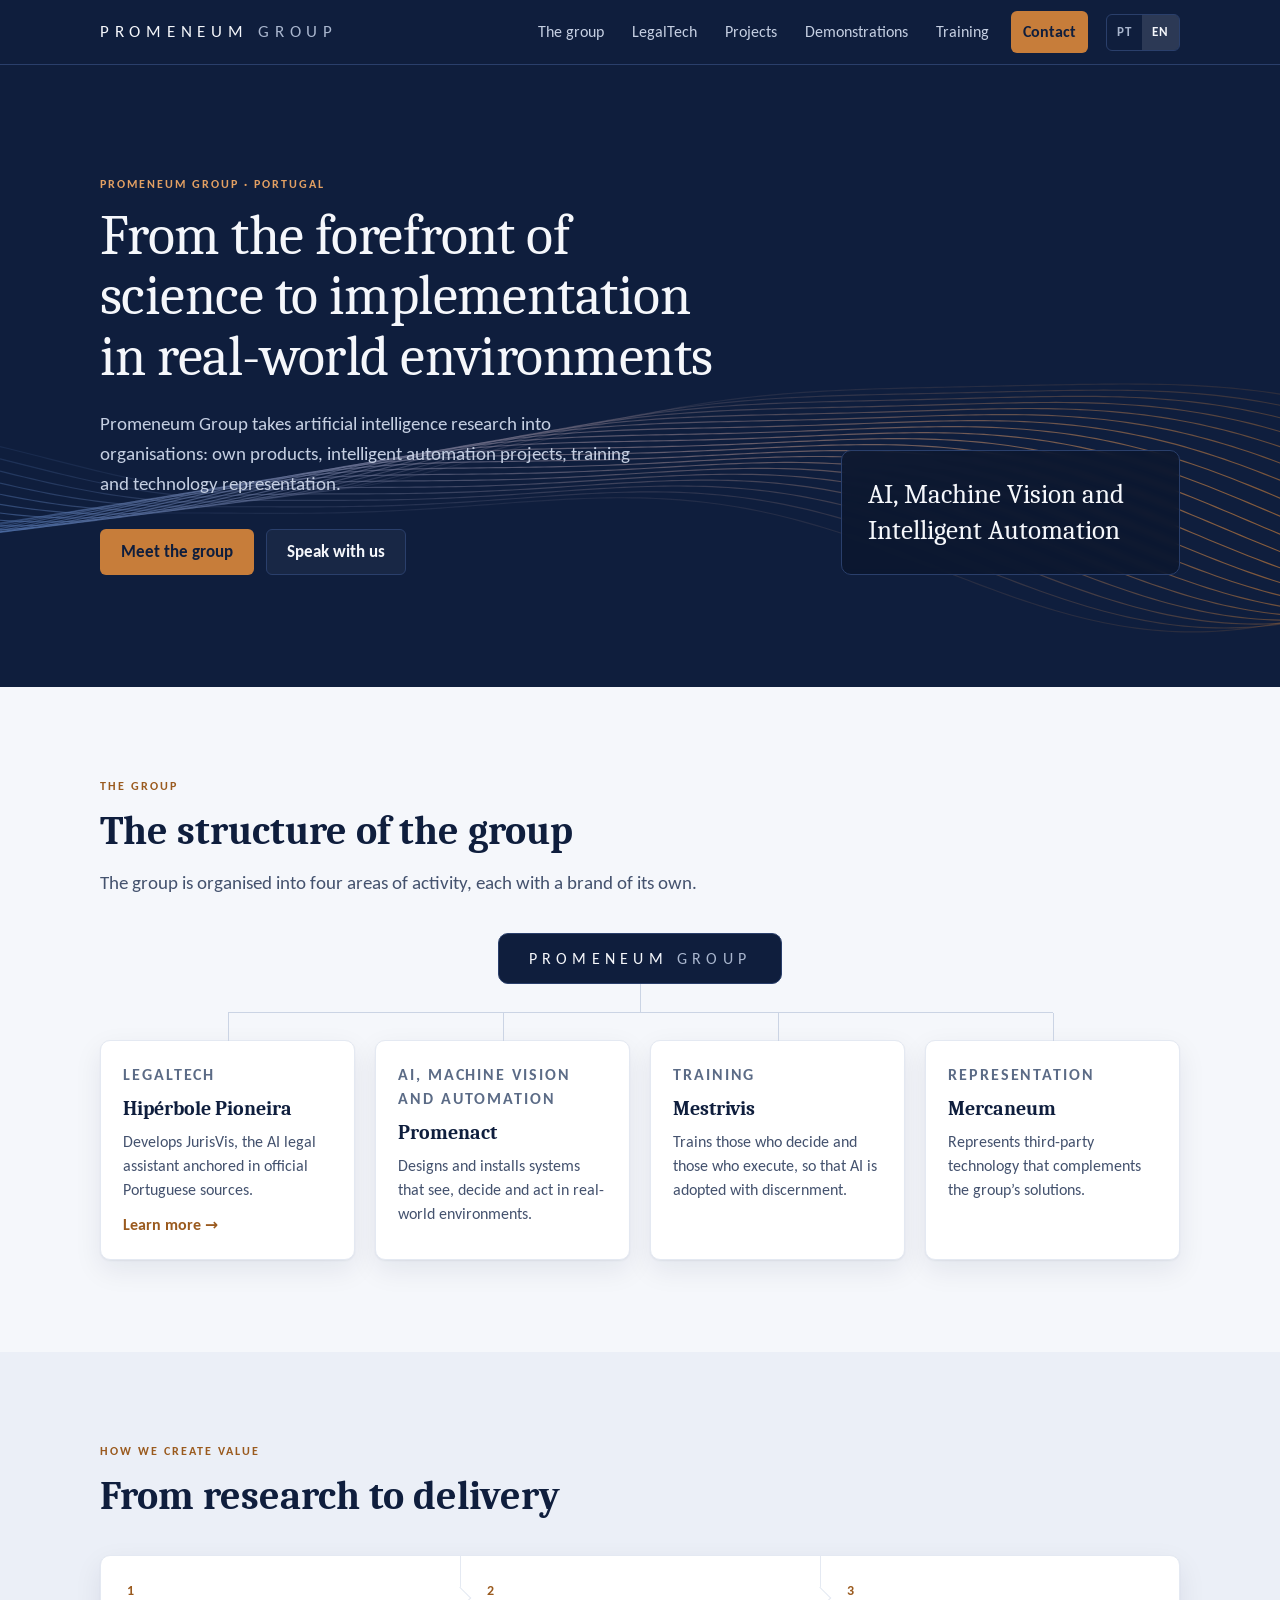
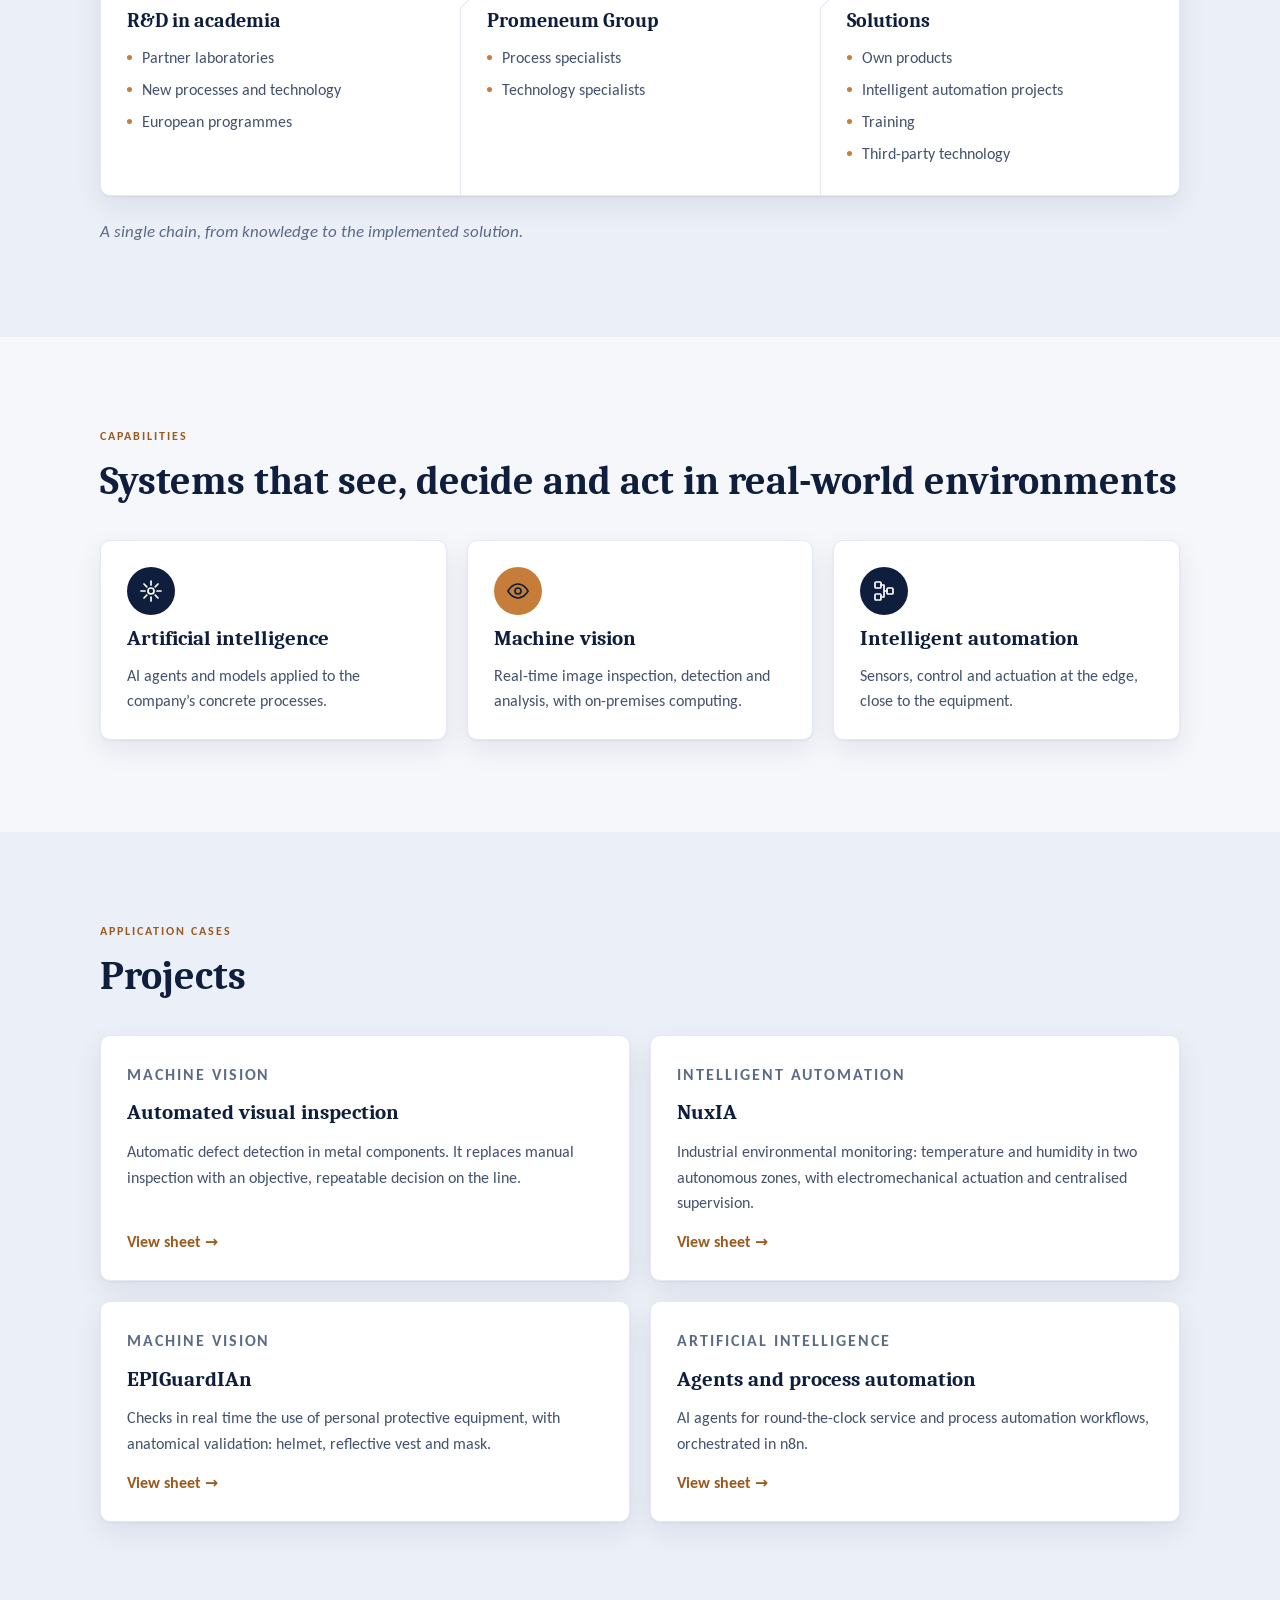
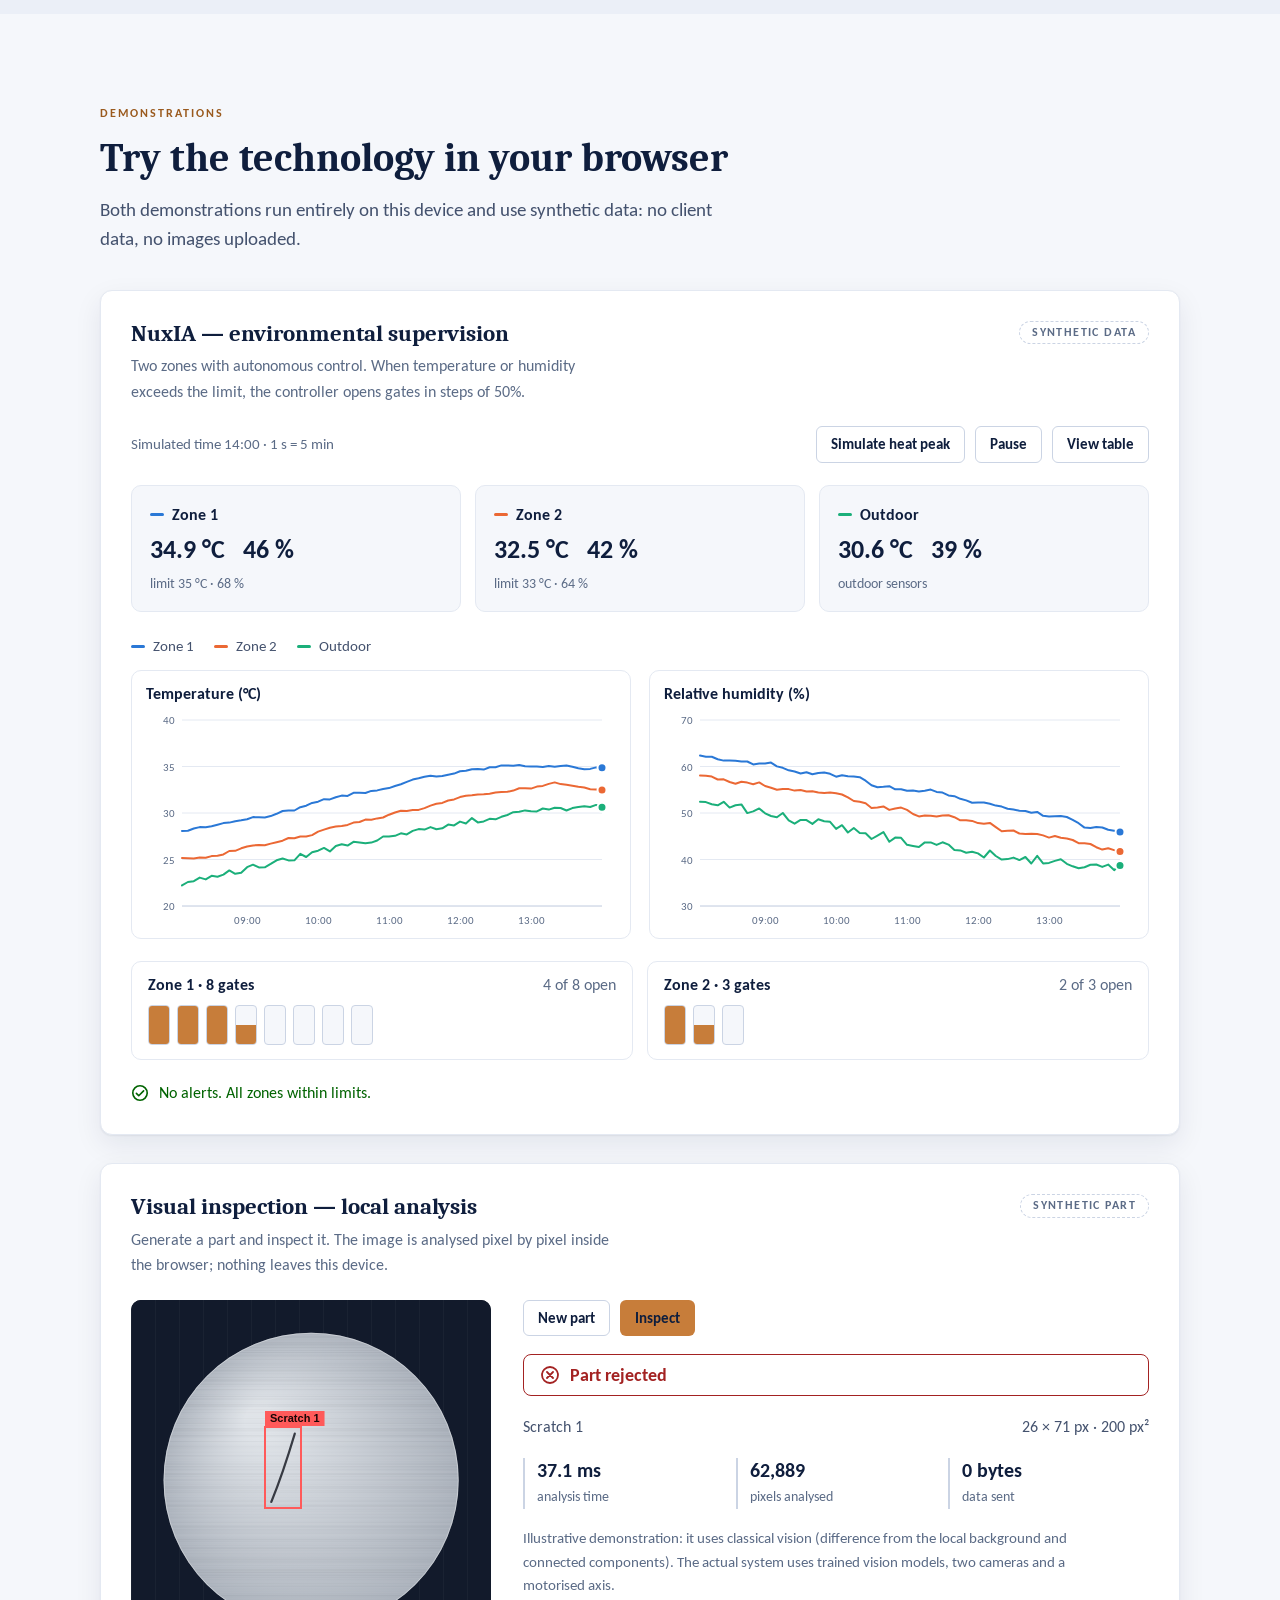
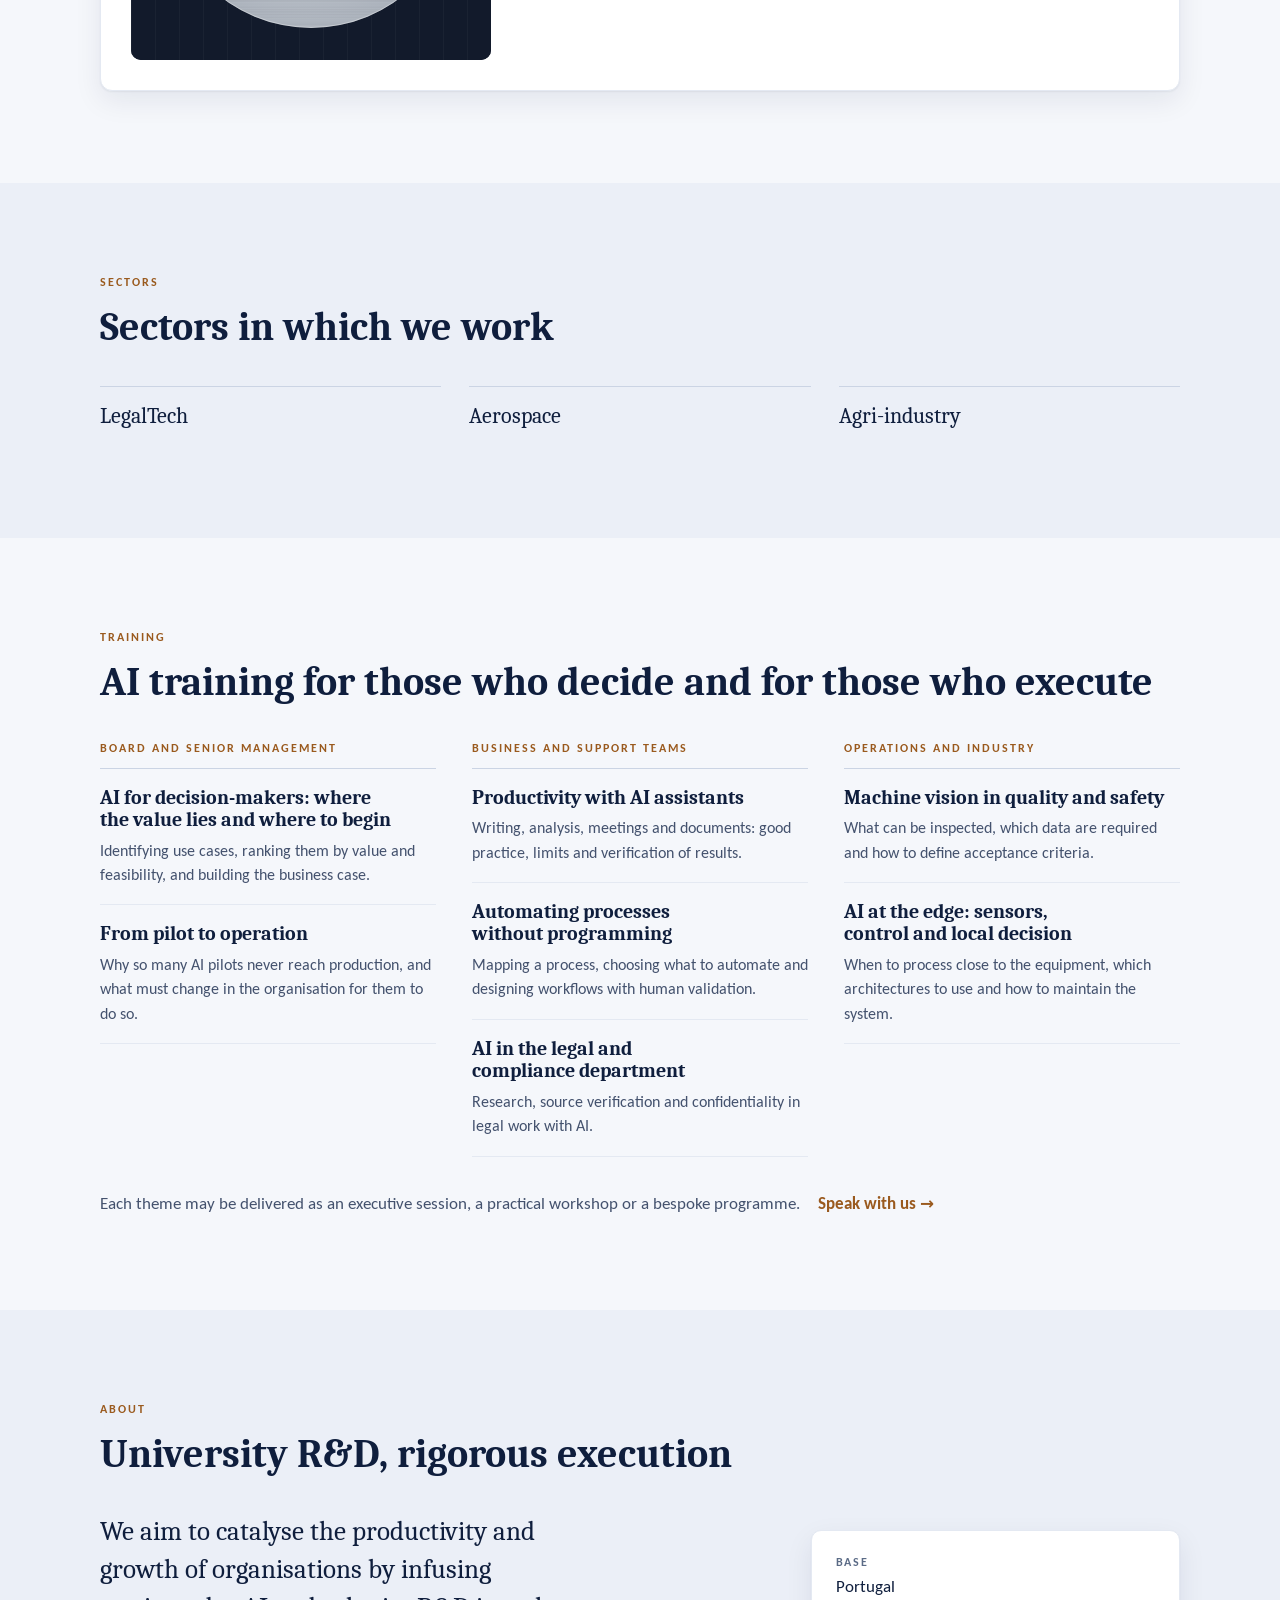
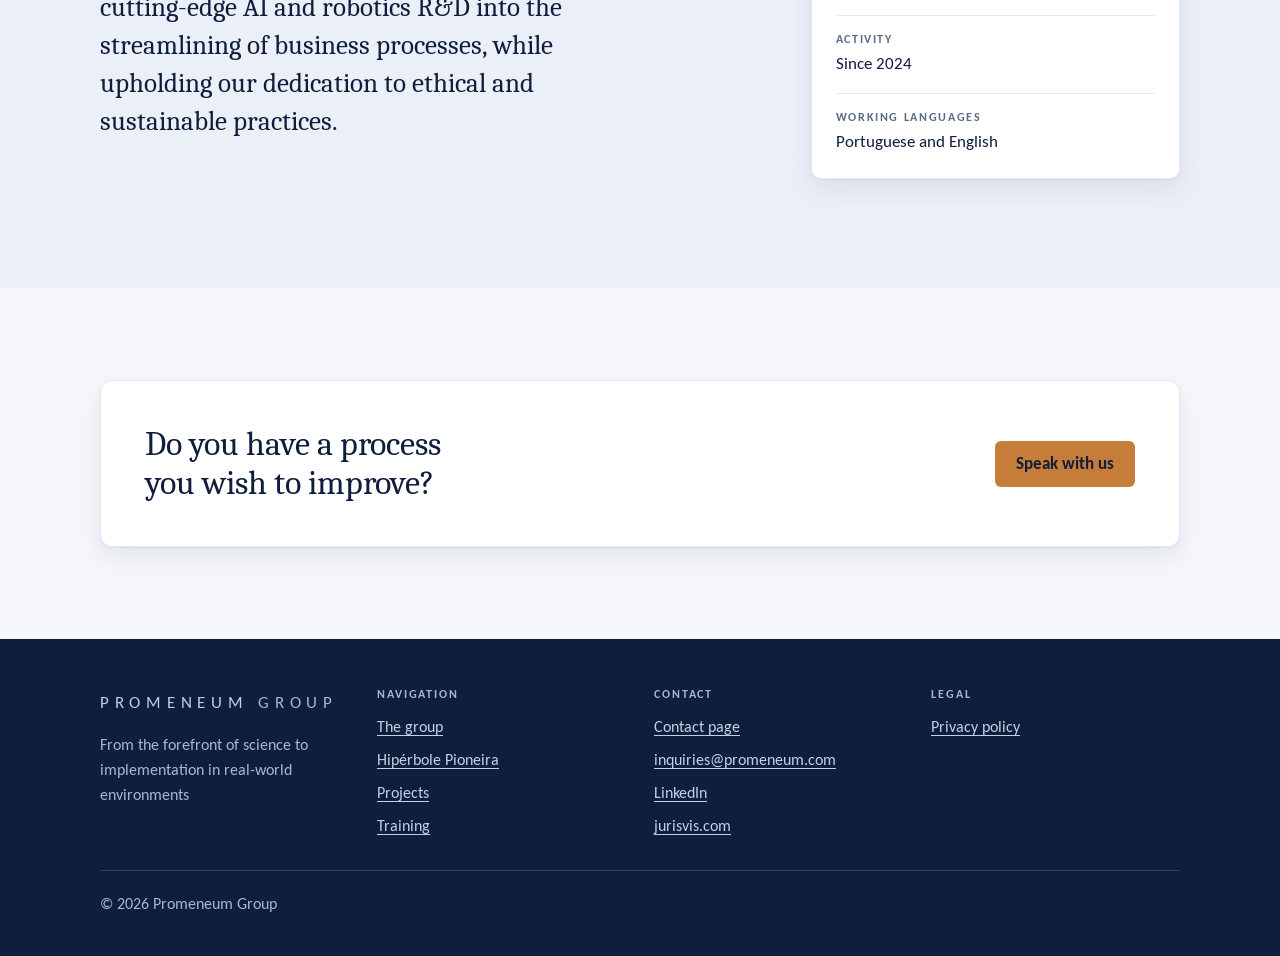
<file: site/index.html>
<!doctype html>
<html lang="pt-PT">
<head>
<meta charset="utf-8">
<meta name="viewport" content="width=device-width, initial-scale=1, viewport-fit=cover">
<title>Promeneum Group — IA, visão artificial e automação inteligente</title>
<meta name="description" content="O Promeneum Group leva a investigação em inteligência artificial para dentro das organizações: produtos próprios, projectos de automação inteligente, formação e representação de tecnologia.">
<link rel="canonical" href="https://promeneum.com/">
<meta property="og:type" content="website">
<meta property="og:site_name" content="Promeneum Group">
<meta property="og:title" content="Promeneum Group">
<meta property="og:description" content="Da vanguarda da ciência à implementação em ambientes reais.">
<meta property="og:url" content="https://promeneum.com/">
<meta property="og:image" content="https://promeneum.com/assets/og-image.png">
<meta property="og:image:width" content="1200">
<meta property="og:image:height" content="630">
<meta property="og:locale" content="pt_PT">
<meta property="og:locale:alternate" content="en_GB">
<meta name="twitter:card" content="summary_large_image">
<meta name="theme-color" content="#0F1E3D">
<link rel="icon" href="assets/favicon.svg" type="image/svg+xml">
<link rel="stylesheet" href="assets/styles.css">
<script type="application/ld+json">{"@context": "https://schema.org", "@type": "Organization", "name": "Promeneum Group", "url": "https://promeneum.com/", "description": "O Promeneum Group leva a investigação em inteligência artificial para dentro das organizações: produtos próprios, projectos de automação inteligente, formação e representação de tecnologia.", "sameAs": ["https://www.linkedin.com/company/promeneum/"]}</script>
</head>
<body>
<a class="skip" href="#conteudo" data-i18n="a11y.skip">Saltar para o conteúdo</a>

<header class="site-header">
  <div class="wrap header-row">
    <a class="wordmark" href="#inicio" data-nav="inicio" aria-label="Promeneum Group">Promeneum <span>Group</span></a>
    <button class="menu-btn" id="menuBtn" type="button" aria-expanded="false" aria-controls="siteNav" data-i18n="nav.menu">Menu</button>
    <nav id="siteNav" class="site-nav" aria-label="Principal" data-i18n-attr="aria-label:nav.label">
      <a href="#grupo" data-nav="grupo" data-i18n="nav.group">O grupo</a>
      <a href="#/empresa/hiperbole" data-company="hiperbole">LegalTech</a>
      <a href="#projectos" data-nav="projectos" data-i18n="proj.title">Projectos</a>
      <a href="#demos" data-nav="demos" data-i18n="demo.eyebrow">Demonstrações</a>
      <a href="#formacao" data-nav="formacao" data-i18n="nav.training">Formação</a>
      <a href="#/contacto" data-page="contacto" class="nav-cta" data-i18n="nav.contact">Contacto</a>
    </nav>
    <div class="lang" role="group" aria-label="Língua / Language">
      <button type="button" data-lang="pt" aria-pressed="true">PT</button>
      <button type="button" data-lang="en" aria-pressed="false">EN</button>
    </div>
  </div>
</header>

<main id="conteudo" tabindex="-1">
<div id="view-home">

  <!-- HERO -->
  <section class="hero" id="inicio">
    <canvas id="waves" aria-hidden="true"></canvas>
    <div class="wrap hero-grid">
      <div class="hero-copy">
        <p class="eyebrow on-navy">Promeneum Group · Portugal</p>
        <h1 data-i18n="hero.title">Da vanguarda da ciência à implementação em ambientes reais</h1>
        <p class="hero-lead" data-i18n="hero.lead">O Promeneum Group leva a investigação em inteligência artificial para dentro das organizações: produtos próprios, projectos de automação inteligente, formação e representação de tecnologia.</p>
        <div class="hero-actions">
          <a class="btn btn-primary" href="#grupo" data-nav="grupo" data-i18n="hero.cta1">Conhecer o grupo</a>
          <a class="btn btn-ghost" href="#/contacto" data-page="contacto" data-i18n="hero.cta2">Falar connosco</a>
        </div>
      </div>
      <aside class="focus-box">
        <p data-i18n="hero.box">IA, Visão Artificial e Automação Inteligente</p>
      </aside>
    </div>
  </section>

  <!-- O GRUPO -->
  <section class="section" id="grupo">
    <div class="wrap">
      <div class="section-head">
        <p class="eyebrow" data-i18n="grp.eyebrow">O grupo</p>
        <h2 data-i18n="grp.title">A estrutura do grupo</h2>
        <p class="lead" data-i18n="grp.lead">O grupo organiza-se em quatro áreas de actividade, cada uma com marca própria.</p>
      </div>
      <div class="tree">
        <div class="tree-root">Promeneum <span>Group</span></div>
        <div class="tree-stem" aria-hidden="true"></div>
        <ul class="tree-branches">
          <li class="card co-card">
            <p class="area-tag">LegalTech</p>
            <h3><a href="#/empresa/hiperbole" data-company="hiperbole">Hipérbole Pioneira</a></h3>
            <p data-i18n="grp.hp">Desenvolve o JurisVis, assistente jurídico de IA ancorado em fontes oficiais portuguesas.</p>
            <span class="project-more" aria-hidden="true" data-i18n="grp.more">Conhecer →</span>
          </li>
          <li class="card co-card is-static">
            <p class="area-tag" data-i18n="co.ac.tag">IA, visão artificial e automação</p>
            <h3>Promenact</h3>
            <p data-i18n="grp.ac">Projecta e instala sistemas que vêem, decidem e actuam em ambiente real.</p>
          </li>
          <li class="card co-card is-static">
            <p class="area-tag" data-i18n="nav.training">Formação</p>
            <h3>Mestrivis</h3>
            <p data-i18n="grp.pa">Forma quem decide e quem executa, para que a IA seja adoptada com critério.</p>
          </li>
          <li class="card co-card is-static">
            <p class="area-tag" data-i18n="nav.rep">Representações</p>
            <h3>Mercaneum</h3>
            <p data-i18n="grp.em">Representa tecnologia de terceiros que complementa as soluções do grupo.</p>
          </li>
        </ul>
      </div>
    </div>
  </section>

  <!-- COMO CRIAMOS VALOR -->
  <section class="section band" id="valor">
    <div class="wrap">
      <div class="section-head">
        <p class="eyebrow" data-i18n="value.eyebrow">Como criamos valor</p>
        <h2 data-i18n="value.title">Da investigação à entrega</h2>
      </div>
      <ol class="chain">
        <li>
          <h3 data-i18n="value.s1.t">I&amp;D na academia</h3>
          <ul>
            <li data-i18n="value.s1.a">Laboratórios parceiros</li>
            <li data-i18n="value.s1.b">Novos processos e tecnologia</li>
            <li data-i18n="value.s1.c">Programas europeus</li>
          </ul>
        </li>
        <li>
          <h3>Promeneum Group</h3>
          <ul>
            <li data-i18n="value.s2.a">Especialistas de processo</li>
            <li data-i18n="value.s2.b">Especialistas de tecnologia</li>
          </ul>
        </li>
        <li>
          <h3 data-i18n="value.s3.t">Soluções</h3>
          <ul>
            <li data-i18n="value.s3.a">Produtos próprios</li>
            <li data-i18n="value.s3.b">Projectos de automação inteligente</li>
            <li data-i18n="value.s3.c">Formação</li>
            <li data-i18n="value.s3.d">Tecnologia de terceiros</li>
          </ul>
        </li>
      </ol>
      <p class="chain-note" data-i18n="value.note">Uma cadeia única, do conhecimento à solução implementada.</p>
    </div>
  </section>

  <!-- COMPETÊNCIAS -->
  <section class="section" id="competencias">
    <div class="wrap">
      <div class="section-head">
        <p class="eyebrow" data-i18n="comp.eyebrow">Competências</p>
        <h2 data-i18n="comp.title">Sistemas que vêem, decidem e actuam em ambiente real</h2>
      </div>
      <div class="grid-3">
        <article class="card">
          <span class="badge" aria-hidden="true"><svg viewBox="0 0 24 24"><circle cx="12" cy="12" r="3"/><path d="M12 2v4M12 18v4M2 12h4M18 12h4M5 5l2.8 2.8M16.2 16.2L19 19M19 5l-2.8 2.8M7.8 16.2L5 19"/></svg></span>
          <h3 data-i18n="co.ac.a1.t">Inteligência artificial</h3>
          <p data-i18n="co.ac.a1.p">Agentes e modelos de IA aplicados a processos concretos da empresa.</p>
        </article>
        <article class="card">
          <span class="badge alt" aria-hidden="true"><svg viewBox="0 0 24 24"><path d="M2 12s3.6-7 10-7 10 7 10 7-3.6 7-10 7S2 12 2 12z"/><circle cx="12" cy="12" r="3"/></svg></span>
          <h3 data-i18n="co.ac.a2.t">Visão artificial</h3>
          <p data-i18n="co.ac.a2.p">Inspecção, detecção e análise de imagem em tempo real, com computação local.</p>
        </article>
        <article class="card">
          <span class="badge" aria-hidden="true"><svg viewBox="0 0 24 24"><rect x="3" y="3" width="6" height="6" rx="1"/><rect x="15" y="9" width="6" height="6" rx="1"/><rect x="3" y="15" width="6" height="6" rx="1"/><path d="M9 6h3v6h3M9 18h3v-6"/></svg></span>
          <h3 data-i18n="co.ac.a3.t">Automação inteligente</h3>
          <p data-i18n="co.ac.a3.p">Sensores, controlo e actuação na periferia, junto dos equipamentos.</p>
        </article>
      </div>
    </div>
  </section>

    <section class="section band" id="projectos">
      <div class="wrap">
        <div class="section-head">
          <p class="eyebrow" data-i18n="proj.eyebrow">Casos de aplicação</p>
          <h2 data-i18n="proj.title">Projectos</h2>
        </div>
        <div class="grid-2" id="projectGrid">
          <article class="card project-card">
            <p class="area-tag" data-i18n="co.ac.a2.t">Visão artificial</p>
            <h3><a href="#/projectos/inspeccao" data-project="inspeccao" data-i18n="c.iv.t">Inspecção visual automática</a></h3>
            <p data-i18n="c.iv.p">Detecção automática de defeitos em componentes metálicos. Substitui a inspecção manual por uma decisão objectiva e repetível na linha.</p>
            <span class="project-more" aria-hidden="true" data-i18n="c.more">Ver ficha →</span>
          </article>
          <article class="card project-card">
            <p class="area-tag" data-i18n="co.ac.a3.t">Automação inteligente</p>
            <h3><a href="#/projectos/nuxia" data-project="nuxia">NuxIA</a></h3>
            <p data-i18n="c.nx.p">Monitorização ambiental industrial: temperatura e humidade em duas zonas autónomas, com actuação electromecânica e supervisão centralizada.</p>
            <span class="project-more" aria-hidden="true" data-i18n="c.more">Ver ficha →</span>
          </article>
          <article class="card project-card">
            <p class="area-tag" data-i18n="co.ac.a2.t">Visão artificial</p>
            <h3><a href="#/projectos/epiguardian" data-project="epiguardian">EPIGuardIAn</a></h3>
            <p data-i18n="c.ep.p">Verifica em tempo real o uso de equipamento de protecção individual, com validação anatómica: capacete, colete reflector e máscara.</p>
            <span class="project-more" aria-hidden="true" data-i18n="c.more">Ver ficha →</span>
          </article>
          <article class="card project-card">
            <p class="area-tag" data-i18n="co.ac.a1.t">Inteligência artificial</p>
            <h3><a href="#/projectos/agentes" data-project="agentes" data-i18n="c.ag.t">Agentes e automação de processos</a></h3>
            <p data-i18n="c.ag.p">Agentes de IA para atendimento permanente e fluxos de automação de processos, orquestrados em n8n.</p>
            <span class="project-more" aria-hidden="true" data-i18n="c.more">Ver ficha →</span>
          </article>
        </div>
      </div>
    </section>

    <section class="section" id="demos">
      <div class="wrap">
        <div class="section-head">
          <p class="eyebrow" data-i18n="demo.eyebrow">Demonstrações</p>
          <h2 data-i18n="demo.title">Experimente a tecnologia no seu browser</h2>
          <p class="lead" data-i18n="demo.lead">As duas demonstrações correm inteiramente neste dispositivo e usam dados sintéticos: nenhum dado de cliente, nenhuma imagem enviada.</p>
        </div>
      <!-- NuxIA -->
      <article class="demo" id="demo-nuxia" aria-labelledby="dnxTitle">
        <div class="demo-head">
          <div>
            <h3 id="dnxTitle" data-i18n="d.nx.t">NuxIA — supervisão ambiental</h3>
            <p data-i18n="d.nx.p">Duas zonas com controlo autónomo. Quando a temperatura ou a humidade passam o limite, o controlador abre comportas por passos de 50&nbsp;%.</p>
          </div>
          <span class="synthetic" data-i18n="d.synthetic">Dados sintéticos</span>
        </div>
        <div class="demo-tools">
          <span class="clock" id="nxClock" aria-live="off"></span>
          <button type="button" class="btn btn-line btn-sm" id="nxHeat" data-i18n="d.nx.heat">Simular pico de calor</button>
          <button type="button" class="btn btn-line btn-sm" id="nxPause" aria-pressed="false">Pausar</button>
          <button type="button" class="btn btn-line btn-sm" id="nxTable" aria-pressed="false">Ver tabela</button>
        </div>
        <div class="tiles" id="nxTiles"></div>
        <div id="nxCharts">
          <div class="legend" id="nxLegend" aria-hidden="true"></div>
          <div class="charts" style="margin-top:12px">
            <div class="viz" id="vizT"><h4 data-i18n="d.nx.temp">Temperatura (°C)</h4><svg id="svgT" viewBox="0 0 520 220" role="img" tabindex="0" aria-labelledby="svgTt"><title id="svgTt"></title></svg></div>
            <div class="viz" id="vizH"><h4 data-i18n="d.nx.hum">Humidade relativa (%)</h4><svg id="svgH" viewBox="0 0 520 220" role="img" tabindex="0" aria-labelledby="svgHt"><title id="svgHt"></title></svg></div>
          </div>
        </div>
        <div class="table-wrap" id="nxTableWrap" hidden><table class="data" id="nxData"></table></div>
        <div class="gates" id="nxGates"></div>
        <div class="alerts" id="nxAlerts" role="status" aria-live="polite"></div>
      </article>
      <!-- Inspecção visual -->
      <article class="demo" id="demo-vision" aria-labelledby="dvTitle">
        <div class="demo-head">
          <div>
            <h3 id="dvTitle" data-i18n="d.v.t">Inspecção visual — análise local</h3>
            <p data-i18n="d.v.p">Gere uma peça e inspeccione-a. A imagem é analisada píxel a píxel dentro do browser; nada sai deste dispositivo.</p>
          </div>
          <span class="synthetic" data-i18n="d.v.synthetic">Peça sintética</span>
        </div>
        <div class="vision">
          <canvas id="partCanvas" width="360" height="360" role="img" aria-label="Peça metálica sintética" data-i18n-attr="aria-label:d.v.canvas"></canvas>
          <div class="vision-side">
            <div class="demo-tools">
              <button type="button" class="btn btn-line btn-sm" id="vNew" data-i18n="d.v.new">Nova peça</button>
              <button type="button" class="btn btn-primary btn-sm" id="vRun" data-i18n="d.v.run">Inspeccionar</button>
            </div>
            <div id="vVerdict" class="verdict" data-v="idle" role="status" aria-live="polite"></div>
            <ul class="defects" id="vDefects"></ul>
            <div class="metrics" id="vMetrics"></div>
            <p class="fine" data-i18n="d.v.fine">Demonstração ilustrativa: usa visão clássica (diferença face ao fundo local e componentes ligados). O sistema real usa modelos de visão treinados, duas câmaras e um eixo motorizado.</p>
          </div>
        </div>
      </article>
      </div>
    </section>

  <!-- SECTORES -->
  <section class="section band" id="sectores">
    <div class="wrap">
      <div class="section-head">
        <p class="eyebrow" data-i18n="sec.eyebrow">Sectores</p>
        <h2 data-i18n="sec.title">Sectores onde trabalhamos</h2>
      </div>
      <ul class="sector-row">
        <li>LegalTech</li>
        <li data-i18n="sec.aero">Aeroespacial</li>
        <li data-i18n="sec.agri">Agro-indústria</li>
      </ul>
    </div>
  </section>

  <!-- FORMAÇÃO -->
  <section class="section" id="formacao">
    <div class="wrap">
      <div class="section-head">
        <p class="eyebrow" data-i18n="nav.training">Formação</p>
        <h2 data-i18n="tr.title">Formação em IA para quem decide e para quem executa</h2>
      </div>
      <div class="tracks">
        <section class="track">
          <h3 data-i18n="tk.a">Direcção e gestão de topo</h3>
          <ul>
            <li><h4 data-i18n="th.1.t">IA para decisores: onde está o valor e por onde começar</h4><p data-i18n="th.1.p">Identificar casos de uso, ordená-los por valor e viabilidade e construir o caso de negócio.</p></li>
            <li><h4 data-i18n="th.2.t">Do piloto à operação</h4><p data-i18n="th.2.p">Porque é que tantos pilotos de IA não chegam à produção, e o que tem de mudar na organização para que cheguem.</p></li>
          </ul>
        </section>
        <section class="track">
          <h3 data-i18n="tk.b">Equipas de negócio e de suporte</h3>
          <ul>
            <li><h4 data-i18n="th.3.t">Produtividade com assistentes de IA</h4><p data-i18n="th.3.p">Escrita, análise, reuniões e documentos: boas práticas, limites e verificação de resultados.</p></li>
            <li><h4 data-i18n="th.4.t">Automatizar processos sem programar</h4><p data-i18n="th.4.p">Mapear um processo, escolher o que automatizar e desenhar fluxos com validação humana.</p></li>
            <li><h4 data-i18n="th.5.t">IA no departamento jurídico e de compliance</h4><p data-i18n="th.5.p">Pesquisa, verificação de fontes e confidencialidade no trabalho jurídico com IA.</p></li>
          </ul>
        </section>
        <section class="track">
          <h3 data-i18n="tk.c">Operações e indústria</h3>
          <ul>
            <li><h4 data-i18n="th.6.t">Visão artificial na qualidade e na segurança</h4><p data-i18n="th.6.p">O que se pode inspeccionar, que dados são precisos e como definir critérios de aceitação.</p></li>
            <li><h4 data-i18n="th.7.t">IA na periferia: sensores, controlo e decisão local</h4><p data-i18n="th.7.p">Quando processar junto do equipamento, que arquitecturas usar e como manter o sistema.</p></li>
          </ul>
        </section>
      </div>
      <p class="co-close"><span data-i18n="co.pa.close">Cada tema pode ser trabalhado como sessão executiva, workshop prático ou programa à medida.</span> <a href="#/contacto" data-page="contacto" data-i18n="co.cta">Falar connosco →</a></p>
    </div>
  </section>

  <!-- SOBRE -->
  <section class="section band" id="sobre">
    <div class="wrap">
      <div class="section-head">
        <p class="eyebrow" data-i18n="ab.eyebrow">Sobre</p>
        <h2 data-i18n="ab.title">I&amp;D universitária, execução rigorosa</h2>
      </div>
      <div class="about-grid">
        <p class="mission" data-i18n="ab.mission">Queremos catalisar a produtividade e o crescimento das organizações, levando I&amp;D de ponta em IA e robótica para a simplificação dos processos de negócio, mantendo o nosso compromisso com práticas éticas e sustentáveis.</p>
        <dl class="facts">
          <div><dt data-i18n="ab.f1">Base</dt><dd>Portugal</dd></div>
          <div><dt data-i18n="ab.f2">Actividade</dt><dd data-i18n="ab.f2v">Desde 2024</dd></div>
          <div><dt data-i18n="ab.f3">Línguas de trabalho</dt><dd data-i18n="ab.f3v">Português e inglês</dd></div>
        </dl>
      </div>
    </div>
  </section>

  <!-- CHAMADA FINAL -->
  <section class="section" id="chamada">
    <div class="wrap">
      <div class="cta-card">
        <h2 data-i18n="cta.title">Tem um processo que quer melhorar?</h2>
        <a class="btn btn-primary" href="#/contacto" data-page="contacto" data-i18n="hero.cta2">Falar connosco</a>
      </div>
    </div>
  </section>
</div>

<!-- PÁGINA DA HIPÉRBOLE PIONEIRA -->
<div id="view-company" hidden>
  <!-- Hipérbole Pioneira -->
  <article class="company" data-id="hiperbole" hidden>
    <div class="wrap section">
      <a class="sheet-back" href="#grupo" data-nav="grupo" data-i18n="co.back">← O grupo</a>
      <header class="sheet-head">
        <p class="eyebrow">Promeneum Group · LegalTech</p>
        <h1 tabindex="-1">Hipérbole Pioneira</h1>
        <p class="lead" data-i18n="co.hp.lead">A empresa de LegalTech do grupo. Desenvolve o JurisVis, assistente jurídico de IA ancorado exclusivamente em fontes oficiais portuguesas.</p>
      </header>
      <h2 class="co-h2">JurisVis</h2>
      <p class="lead co-sub" data-i18n="jv.lead">Assistente jurídico de IA ancorado exclusivamente em fontes oficiais portuguesas — legislação e jurisprudência, com ligação directa ao Diário da República e actualização diária.</p>
      <div class="sheet-grid">
        <div class="sheet-body">
          <section><h3 data-i18n="sh.challenge">Desafio</h3><p data-i18n="jv.ch">Em contexto jurídico, uma resposta só tem valor se a fonte puder ser verificada. O JurisVis responde a partir de fontes oficiais portuguesas e liga cada resultado ao texto publicado.</p></section>
          <section><h3 data-i18n="sh.solution">Solução</h3><ul>
            <li data-i18n="jv.s1">Soberania cognitiva: fontes nacionais e verificáveis, equipa nacional.</li>
            <li data-i18n="jv.s2">Orquestração de agentes de IA, com validação humana no fim da cadeia.</li>
            <li data-i18n="jv.s3">Legislação e jurisprudência, com actualização diária.</li>
          </ul></section>
        </div>
        <dl class="facts">
          <div><dt data-i18n="sh.sector">Sector</dt><dd data-i18n="jv.sector">Profissionais do Direito</dd></div>
          <div><dt data-i18n="sh.tech">Tecnologia</dt><dd data-i18n="jv.tech">Agentes de IA sobre fontes oficiais. Parceria técnica com o LIACC/FEUP; infra-estrutura empresarial IBM.</dd></div>
          <div><dt data-i18n="sh.access">Acesso</dt><dd><a href="https://jurisvis.com" target="_blank" rel="noopener">jurisvis.com</a> <span data-i18n="jv.access">— planos Free, Pro, Max e Enterprise.</span></dd></div>
        </dl>
      </div>
    </div>
  </article>

</div>

<!-- FICHAS DE PROJECTO -->
<div id="view-project" hidden>
  <div class="wrap section">
    <a class="sheet-back" href="#projectos" data-nav="projectos" data-i18n="sh.back">← Projectos</a>

    <article class="sheet" data-id="inspeccao" hidden>
      <header class="sheet-head">
        <p class="area-tag" data-i18n="co.ac.a2.t">Visão artificial</p>
        <h1 tabindex="-1" data-i18n="c.iv.t">Inspecção visual automática</h1>
        <p class="lead" data-i18n="iv.lead">Sistema de detecção automática de defeitos em componentes metálicos, desenvolvido para um fabricante industrial.</p>
      </header>
      <div class="sheet-grid">
        <div class="sheet-body">
          <section><h2 data-i18n="sh.challenge">Desafio</h2><p data-i18n="iv.ch">Substituir a inspecção manual por uma decisão objectiva e repetível na linha de produção.</p></section>
          <section><h2 data-i18n="sh.solution">Solução</h2><ul>
            <li data-i18n="iv.s1">Arquitectura de duas câmaras: vista de topo e vista lateral, com eixo linear motorizado.</li>
            <li data-i18n="iv.s2">Decisão de aceitação ou rejeição por peça, com os defeitos assinalados na imagem.</li>
            <li data-i18n="iv.s3">Histórico de inspecções por lote.</li>
          </ul></section>
          <p><a href="#demo-vision" data-nav="demo-vision" data-i18n="iv.demo">Experimentar a demonstração de análise local →</a></p>
        </div>
        <dl class="facts">
          <div><dt data-i18n="sh.sector">Sector</dt><dd data-i18n="iv.sector">Indústria — componentes metálicos</dd></div>
          <div><dt data-i18n="sh.tech">Tecnologia</dt><dd data-i18n="iv.tech">Modelos de visão artificial em stack Python; computação local (on-premises).</dd></div>
          <div><dt data-i18n="sh.repl">Replicabilidade</dt><dd data-i18n="iv.repl">Base replicável para inspecção de qualidade e de infra-estruturas noutros sectores.</dd></div>
        </dl>
      </div>
    </article>

    <article class="sheet" data-id="nuxia" hidden>
      <header class="sheet-head">
        <p class="area-tag" data-i18n="co.ac.a3.t">Automação inteligente</p>
        <h1 tabindex="-1">NuxIA</h1>
        <p class="lead" data-i18n="nx.lead">Monitorização ambiental industrial: temperatura e humidade em duas zonas autónomas, com actuação electromecânica e supervisão centralizada.</p>
      </header>
      <div class="sheet-grid">
        <div class="sheet-body">
          <div class="kpis">
            <div><b>2</b><span data-i18n="nx.k1">zonas</span></div>
            <div><b>12</b><span data-i18n="nx.k2">sensores</span></div>
            <div><b>2</b><span data-i18n="nx.k3">unidades de controlo</span></div>
            <div><b>11</b><span data-i18n="nx.k4">comportas</span></div>
            <div><b>1</b><span data-i18n="nx.k5">aplicação</span></div>
          </div>
          <section><h2 data-i18n="sh.challenge">Desafio</h2><p data-i18n="nx.ch">Manter a temperatura e a humidade de duas zonas de processo dentro dos limites definidos, com actuação automática.</p></section>
          <section><h2 data-i18n="sh.solution">Solução</h2><ul>
            <li data-i18n="nx.s1">Doze sensores — quatro interiores e dois exteriores por zona — recolhem as condições ambientais.</li>
            <li data-i18n="nx.s2">Duas unidades de controlo autónomas e independentes, uma por zona, processam a informação.</li>
            <li data-i18n="nx.s3">O sistema actua sobre onze comportas, com aberturas a 0&nbsp;%, 50&nbsp;% ou 100&nbsp;%.</li>
            <li data-i18n="nx.s4">A aplicação disponibiliza supervisão algorítmica, controlo e alertas.</li>
          </ul></section>
          <p><a href="#demo-nuxia" data-nav="demo-nuxia" data-i18n="nx.demo">Ver a demonstração com dados sintéticos →</a></p>
        </div>
        <dl class="facts">
          <div><dt data-i18n="sh.sector">Sector</dt><dd data-i18n="sec.agri">Agro-indústria</dd></div>
          <div><dt data-i18n="sh.tech">Tecnologia</dt><dd data-i18n="nx.tech">Arquitectura distribuída de microcontroladores; aplicação de supervisão.</dd></div>
          <div><dt data-i18n="sh.repl">Replicabilidade</dt><dd data-i18n="nx.repl">Arquitectura replicável noutros sectores.</dd></div>
        </dl>
      </div>
    </article>

    <article class="sheet" data-id="epiguardian" hidden>
      <header class="sheet-head">
        <p class="area-tag" data-i18n="co.ac.a2.t">Visão artificial</p>
        <h1 tabindex="-1">EPIGuardIAn</h1>
        <p class="lead" data-i18n="ep.lead">Sistema inteligente de visão artificial que verifica, em tempo real, o uso de equipamento de protecção individual, com validação anatómica.</p>
      </header>
      <div class="sheet-grid">
        <div class="sheet-body">
          <section><h2 data-i18n="sh.challenge">Desafio</h2><p data-i18n="ep.ch">Verificar o uso correcto de EPI de forma contínua. Não basta detectar o equipamento: é preciso confirmar que está na posição certa do corpo.</p></section>
          <section><h2 data-i18n="sh.solution">Solução</h2><ul>
            <li data-i18n="ep.s1">Detecta capacete, colete reflector e máscara.</li>
            <li data-i18n="ep.s2">Confirma a posição de cada equipamento no corpo: cabeça, face e tronco.</li>
            <li data-i18n="ep.s3">Interface de operação com alertas imediatos em caso de incumprimento.</li>
          </ul></section>
        </div>
        <dl class="facts">
          <div><dt data-i18n="sh.sector">Sector</dt><dd data-i18n="ep.sector">Segurança e saúde no trabalho</dd></div>
          <div><dt data-i18n="sh.tech">Tecnologia</dt><dd data-i18n="ep.tech">Processamento local em Raspberry Pi (edge); YOLOv8 e OpenCV; modelo treinado com mais de 2700 imagens.</dd></div>
        </dl>
      </div>
    </article>

    <article class="sheet" data-id="agentes" hidden>
      <header class="sheet-head">
        <p class="area-tag" data-i18n="co.ac.a1.t">Inteligência artificial</p>
        <h1 tabindex="-1" data-i18n="c.ag.t">Agentes e automação de processos</h1>
        <p class="lead" data-i18n="ag.lead">Agentes de IA para atendimento permanente e fluxos de automação de processos, orquestrados em n8n.</p>
      </header>
      <div class="sheet-grid">
        <div class="sheet-body">
          <section><h2 data-i18n="sh.challenge">Desafio</h2><p data-i18n="ag.ch">Responder a pedidos a qualquer hora e retirar trabalho repetitivo às equipas.</p></section>
          <section><h2 data-i18n="sh.solution">Solução</h2><ul>
            <li data-i18n="ag.s1">Agente de atendimento disponível 24 horas por dia, 7 dias por semana.</li>
            <li data-i18n="ag.s2">Fluxos de automação completos, do pedido à resposta, orquestrados em n8n.</li>
          </ul></section>
        </div>
        <dl class="facts">
          <div><dt data-i18n="sh.sector">Sector</dt><dd data-i18n="ag.sector">Transversal</dd></div>
          <div><dt data-i18n="sh.tech">Tecnologia</dt><dd data-i18n="ag.tech">n8n para orquestração de fluxos; modelos de linguagem.</dd></div>
        </dl>
      </div>
    </article>

    <nav class="sheet-nav" aria-label="Outros projectos" data-i18n-attr="aria-label:sh.others">
      <a href="#" id="sheetPrev"></a>
      <a href="#" id="sheetNext"></a>
    </nav>
  </div>
</div>

<!-- PÁGINAS: CONTACTO E PRIVACIDADE -->
<div id="view-page" hidden>

  <article class="page" data-id="contacto" hidden>
    <div class="wrap section contact">
      <div>
        <div class="section-head" style="margin-bottom:0">
          <p class="eyebrow" data-i18n="ct.eyebrow">Contacto</p>
          <h1 tabindex="-1" class="page-h1" data-i18n="ct.title">Fale connosco</h1>
          <p class="lead" data-i18n="ct.lead">O assistente recolhe os seus dados de contacto e passa o pedido à nossa equipa. Não faz mais nada.</p>
        </div>
        <div class="contact-direct">
          <span><span data-i18n="ct.or">Se preferir, escreva para</span> <a href="mailto:inquiries@promeneum.com">inquiries@promeneum.com</a></span>
          <a href="https://www.linkedin.com/company/promeneum/" target="_blank" rel="noopener">LinkedIn · Promeneum Group</a>
        </div>
      </div>
      <div>
        <div class="chat-panel" id="leadPanel">
          <div class="chat-log" id="leadLog" tabindex="0" role="log" aria-live="polite" aria-label="Conversa com o assistente de contacto" data-i18n-attr="aria-label:ld.log"></div>
          <div class="chat-quick" id="leadQuick"></div>
          <form class="chat-form" id="leadForm" novalidate>
            <label for="leadInput" class="sr-only" data-i18n="ld.label">A sua resposta</label>
            <input id="leadInput" type="text" autocomplete="off" maxlength="600">
            <button type="submit" class="btn btn-primary btn-sm" id="leadSend" data-i18n="ld.send">Responder</button>
          </form>
        </div>
        <p class="fine" style="margin-top:14px"><span data-i18n="ld.fine">Os seus dados são tratados pela Hipérbole Pioneira, Unipessoal, Lda. e servem apenas para responder ao seu pedido.</span> <a href="#/privacidade" data-page="privacidade" data-i18n="ft.privacy">Política de privacidade</a></p>
      </div>
    </div>
  </article>

  <article class="page" data-id="privacidade" hidden>
    <div class="wrap section policy">
      <a class="sheet-back" href="#inicio" data-nav="inicio" data-i18n="pp.back">← Início</a>

      <div data-only-lang="pt">
        <h1 tabindex="-1" class="page-h1">Política de privacidade</h1>
        <p class="fine">Última actualização: 2026-09-21</p>
        <p class="lead">Esta política explica que dados pessoais são recolhidos neste site, para quê, durante quanto tempo e que direitos tem.</p>

        <h2>1. Quem é responsável pelos seus dados</h2>
        <p>O responsável pelo tratamento é a <strong>Hipérbole Pioneira, Unipessoal, Lda.</strong>, NIPC <!-- PREENCHER --><span class="tag-proposal">a preencher</span>, com sede em <!-- PREENCHER --><span class="tag-proposal">a preencher</span>.</p>
        <p>Para qualquer questão sobre os seus dados, escreva para <a href="mailto:inquiries@promeneum.com">inquiries@promeneum.com</a> <!-- PREENCHER --><span class="tag-proposal">endereço a confirmar</span>.</p>
        <p>Não foi designado encarregado da protecção de dados <!-- PREENCHER --><span class="tag-proposal">a confirmar</span>. As questões de privacidade são tratadas através do contacto acima.</p>

        <h2>2. Que dados recolhemos</h2>
        <p>Só recolhemos os dados que nos der na página de contacto: nome, empresa, e-mail, telefone, área de interesse e a mensagem que escrever. A empresa, o telefone e a mensagem são opcionais. Pedimos-lhe que não inclua dados sensíveis na mensagem, como dados de saúde.</p>
        <p>Não recolhemos dados de navegação para análise nem para publicidade. O site está alojado no GitHub Pages, um serviço da GitHub, Inc. (Estados Unidos). Segundo a documentação desse serviço, o GitHub regista e guarda o endereço IP de quem visita o site, por razões de segurança.</p>

        <h2>3. Para que os usamos e com que fundamento</h2>
        <p>Usamos os dados apenas para responder ao seu pedido de contacto e dar-lhe seguimento.</p>
        <p>O fundamento é a realização de diligências pré-contratuais a seu pedido (artigo 6.º, n.º 1, alínea b), do RGPD) ou, quando o pedido não vise um contrato, o nosso interesse legítimo em responder a quem nos contacta (alínea f) do mesmo número).</p>
        <p>Fornecer os dados não é obrigatório, mas sem um contacto válido não lhe conseguimos responder.</p>
        <p>Não usamos os seus dados para marketing, não os vendemos, e não tomamos decisões automatizadas nem definimos perfis.</p>

        <h2>4. O assistente da página de contacto</h2>
        <p>O assistente segue um guião fixo: faz as perguntas necessárias para recolher os seus dados de contacto e nada mais. Não usa modelos de inteligência artificial e o que escreve não é enviado a terceiros.</p>

        <h2>5. Quem tem acesso aos dados</h2>
        <p>A equipa que responde aos pedidos de contacto. Os prestadores de serviços que nos apoiam — alojamento do site (GitHub Pages), correio electrónico (Microsoft 365) e gestão de contactos — tratam os dados por nossa conta e segundo as nossas instruções <!-- PREENCHER --><span class="tag-proposal">prestadores a confirmar</span>.</p>
        <p>Não cedemos os seus dados a terceiros para fins próprios destes. Podemos ter de os comunicar a autoridades quando a lei o exigir.</p>

        <h2>6. Transferências para fora do Espaço Económico Europeu</h2>
        <p>Se algum prestador tratar dados fora do Espaço Económico Europeu, a transferência só é feita com as garantias previstas no RGPD, como uma decisão de adequação da Comissão Europeia ou cláusulas contratuais-tipo.</p>

        <h2>7. Durante quanto tempo guardamos os dados</h2>
        <p>Guardamos os dados durante o tempo necessário para a finalidade para que foram recolhidos: responder ao seu pedido e acompanhar a relação que dele resultar. Se o contacto não tiver seguimento, apagamos os dados ao fim de 12 meses <!-- PREENCHER --><span class="tag-proposal">prazo a confirmar</span>.</p>

        <h2>8. Os seus direitos</h2>
        <p>Pode pedir-nos o acesso aos seus dados, a sua rectificação, o seu apagamento, a limitação do tratamento e a portabilidade, e pode opor-se ao tratamento. Para exercer qualquer destes direitos, escreva para o contacto indicado no ponto 1.</p>
        <p>Respondemos sem demora injustificada e, em qualquer caso, no prazo de um mês a contar da recepção do pedido (artigo 12.º, n.º 3, do RGPD).</p>

        <h2>9. Reclamações</h2>
        <p>Se considerar que o tratamento dos seus dados viola o RGPD, tem o direito de apresentar reclamação a uma autoridade de controlo (artigo 77.º do RGPD). Em Portugal, a autoridade de controlo é a Comissão Nacional de Proteção de Dados (CNPD), nos termos do artigo 3.º da Lei n.º 58/2019:</p>
        <p>Av. D. Carlos I, 134, 1.º, 1200-651 Lisboa · (+351) 213 928 400 · <a href="mailto:geral@cnpd.pt">geral@cnpd.pt</a> · <a href="https://www.cnpd.pt/" target="_blank" rel="noopener">cnpd.pt</a></p>

        <h2>10. Cookies e dados guardados no seu dispositivo</h2>
        <p>Este site não usa cookies. Guarda apenas, no seu browser, a língua que escolher nos botões PT/EN, para a manter na visita seguinte. Esse armazenamento é estritamente necessário para prestar o serviço que pediu, pelo que não depende de consentimento (artigo 5.º, n.º 2, alínea b), da Lei n.º 41/2004).</p>
        <p>O site não usa ferramentas de análise nem carrega recursos de terceiros: os tipos de letra estão alojados no próprio site.</p>

        <h2>11. Segurança</h2>
        <p>A ligação ao site é cifrada (HTTPS). Limitamos o acesso aos dados de contacto às pessoas que precisam deles para lhe responder.</p>

        <h2>12. Legislação aplicável</h2>
        <p>Regulamento (UE) 2016/679, de 27 de Abril de 2016 (Regulamento Geral sobre a Protecção de Dados, RGPD); Lei n.º 58/2019, de 8 de Agosto, que assegura a sua execução em Portugal; Lei n.º 41/2004, de 18 de Agosto, sobre o tratamento de dados pessoais e a protecção da privacidade nas comunicações electrónicas, na redacção da Lei n.º 46/2012, de 29 de Agosto.</p>

        <h2>13. Alterações a esta política</h2>
        <p>Se alterarmos esta política, publicamos aqui a nova versão com a data de actualização.</p>
      </div>

      <div data-only-lang="en" hidden>
        <h1 tabindex="-1" class="page-h1">Privacy policy</h1>
        <p class="fine">Last updated: 2026-09-21</p>
        <p class="lead">This policy explains which personal data are collected on this website, for what purpose, for how long, and which rights you have.</p>

        <h2>1. Who is responsible for your data</h2>
        <p>The controller is <strong>Hipérbole Pioneira, Unipessoal, Lda.</strong>, Portuguese tax number <!-- PREENCHER --><span class="tag-proposal">to be completed</span>, with registered office at <!-- PREENCHER --><span class="tag-proposal">to be completed</span>.</p>
        <p>For any matter concerning your data, please write to <a href="mailto:inquiries@promeneum.com">inquiries@promeneum.com</a> <!-- PREENCHER --><span class="tag-proposal">address to be confirmed</span>.</p>
        <p>No data protection officer has been designated <!-- PREENCHER --><span class="tag-proposal">to be confirmed</span>. Privacy matters are handled through the contact above.</p>

        <h2>2. Which data we collect</h2>
        <p>We collect only the data you provide on the contact page: name, company, email, telephone, area of interest and the message you write. Company, telephone and message are optional. We ask you not to include sensitive data in the message, such as health data.</p>
        <p>We do not collect browsing data for analytics or advertising. The website is hosted on GitHub Pages, a service of GitHub, Inc. (United States). According to the documentation of that service, GitHub logs and stores the IP address of those who visit the website, for security purposes.</p>

        <h2>3. Why we use them and on what legal basis</h2>
        <p>We use the data solely to reply to your contact request and to follow it up.</p>
        <p>The legal basis is the taking of steps at your request prior to entering into a contract (Article 6(1)(b) GDPR) or, where the request does not concern a contract, our legitimate interest in replying to those who contact us (point (f) of the same paragraph).</p>
        <p>Providing the data is not mandatory, but without a valid contact we are unable to reply to you.</p>
        <p>We do not use your data for marketing, we do not sell them, and we neither take automated decisions nor carry out profiling.</p>

        <h2>4. The assistant on the contact page</h2>
        <p>The assistant follows a fixed script: it asks the questions required to collect your contact details and nothing else. It does not use artificial intelligence models, and what you write is not sent to third parties.</p>

        <h2>5. Who has access to the data</h2>
        <p>The team that replies to contact requests. The service providers that support us — website hosting (GitHub Pages), email (Microsoft 365) and contact management — process the data on our behalf and according to our instructions <!-- PREENCHER --><span class="tag-proposal">providers to be confirmed</span>.</p>
        <p>We do not disclose your data to third parties for their own purposes. We may be required to disclose them to authorities where the law so demands.</p>

        <h2>6. Transfers outside the European Economic Area</h2>
        <p>Should any provider process data outside the European Economic Area, the transfer takes place only with the safeguards laid down in the GDPR, such as an adequacy decision of the European Commission or standard contractual clauses.</p>

        <h2>7. How long we keep the data</h2>
        <p>We keep the data for as long as is necessary for the purpose for which they were collected: replying to your request and following the relationship arising from it. If the contact is not followed up, we erase the data after 12 months <!-- PREENCHER --><span class="tag-proposal">period to be confirmed</span>.</p>

        <h2>8. Your rights</h2>
        <p>You may request access to your data, their rectification, their erasure, the restriction of processing and portability, and you may object to the processing. To exercise any of these rights, please write to the contact given in section 1.</p>
        <p>We reply without undue delay and in any event within one month of receipt of the request (Article 12(3) GDPR).</p>

        <h2>9. Complaints</h2>
        <p>If you consider that the processing of your data infringes the GDPR, you have the right to lodge a complaint with a supervisory authority (Article 77 GDPR). In Portugal, the supervisory authority is the Comissão Nacional de Proteção de Dados (CNPD), pursuant to Article 3 of Law No 58/2019:</p>
        <p>Av. D. Carlos I, 134, 1.º, 1200-651 Lisboa · (+351) 213 928 400 · <a href="mailto:geral@cnpd.pt">geral@cnpd.pt</a> · <a href="https://www.cnpd.pt/" target="_blank" rel="noopener">cnpd.pt</a></p>

        <h2>10. Cookies and data stored on your device</h2>
        <p>This website does not use cookies. It stores in your browser only the language you choose with the PT/EN buttons, so as to keep it on your next visit. That storage is strictly necessary to provide the service you requested and therefore does not depend on consent (Article 5(2)(b) of Portuguese Law No 41/2004).</p>
        <p>The website uses no analytics tools and loads no third-party resources: the typefaces are hosted on the website itself.</p>

        <h2>11. Security</h2>
        <p>The connection to the website is encrypted (HTTPS). We limit access to contact data to the people who need them in order to reply to you.</p>

        <h2>12. Applicable legislation</h2>
        <p>Regulation (EU) 2016/679 of 27 April 2016 (General Data Protection Regulation, GDPR); Portuguese Law No 58/2019 of 8 August, which ensures its implementation in Portugal; Portuguese Law No 41/2004 of 18 August on the processing of personal data and the protection of privacy in electronic communications, as amended by Law No 46/2012 of 29 August.</p>

        <h2>13. Changes to this policy</h2>
        <p>Should we change this policy, we shall publish the new version here with the date of the update.</p>
      </div>
    </div>
  </article>
</div>
</main>

<footer class="site-footer">
  <div class="wrap">
    <div class="footer-grid">
      <div>
        <a class="wordmark" href="#inicio" data-nav="inicio">Promeneum <span>Group</span></a>
        <p data-i18n="hero.title">Da vanguarda da ciência à implementação em ambientes reais</p>
      </div>
      <div>
        <h2 data-i18n="ft.nav">Navegação</h2>
        <ul>
          <li><a href="#grupo" data-nav="grupo" data-i18n="nav.group">O grupo</a></li>
          <li><a href="#/empresa/hiperbole" data-company="hiperbole">Hipérbole Pioneira</a></li>
          <li><a href="#projectos" data-nav="projectos" data-i18n="proj.title">Projectos</a></li>
          <li><a href="#formacao" data-nav="formacao" data-i18n="nav.training">Formação</a></li>
        </ul>
      </div>
      <div>
        <h2 data-i18n="nav.contact">Contacto</h2>
        <ul>
          <li><a href="#/contacto" data-page="contacto" data-i18n="ft.contactpage">Página de contacto</a></li>
          <li><a href="mailto:inquiries@promeneum.com">inquiries@promeneum.com</a></li>
          <li><a href="https://www.linkedin.com/company/promeneum/" target="_blank" rel="noopener">LinkedIn</a></li>
          <li><a href="https://jurisvis.com" target="_blank" rel="noopener">jurisvis.com</a></li>
        </ul>
      </div>
      <div>
        <h2>Legal</h2>
        <ul>
          <li><a href="#/privacidade" data-page="privacidade" data-i18n="ft.privacy">Política de privacidade</a></li>
        </ul>
      </div>
    </div>
    <div class="footer-base">
      <span>© 2026 Promeneum Group</span>
    </div>
  </div>
</footer>

<script src="assets/config.js"></script>
<script src="assets/app.js"></script>
</body>
</html>
</file>
<file: assets/styles.css>
/* Caladea e Carlito: SIL Open Font License 1.1 (licenças em assets/fonts). Alojados no próprio site: nenhum pedido a terceiros. */
@font-face{font-family:"Caladea";font-style:normal;font-weight:400;font-display:swap;src:url("fonts/caladea-400.woff2") format("woff2")}
@font-face{font-family:"Caladea";font-style:normal;font-weight:700;font-display:swap;src:url("fonts/caladea-700.woff2") format("woff2")}
@font-face{font-family:"Caladea";font-style:italic;font-weight:400;font-display:swap;src:url("fonts/caladea-400-italic.woff2") format("woff2")}
@font-face{font-family:"Carlito";font-style:normal;font-weight:400;font-display:swap;src:url("fonts/carlito-400.woff2") format("woff2")}
@font-face{font-family:"Carlito";font-style:normal;font-weight:700;font-display:swap;src:url("fonts/carlito-700.woff2") format("woff2")}
@font-face{font-family:"Carlito";font-style:italic;font-weight:400;font-display:swap;src:url("fonts/carlito-400-italic.woff2") format("woff2")}
/* ---------- Tokens: identidade dos decks Promeneum (navy + cobre, Cambria/Calibri) ---------- */
:root{
  --ground:#F5F7FB; --surface:#FFFFFF; --surface-2:#EBEFF7; --line:#E4E9F2; --line-strong:#CBD4E4;
  --ink:#0F1E3D; --ink-2:#44526E; --muted:#5B6B86;
  --accent:#C77D3A; --accent-ink:#9A5A1E; --on-accent:#0F1E3D;
  --navy:#0F1E3D; --navy-2:#1B2F57; --navy-line:#2A3F6B;
  --on-navy:#F5F7FB; --on-navy-2:#C5CFE2; --on-navy-muted:#A9B6CE; --accent-on-navy:#E3A063;
  --badge-bg:#0F1E3D; --badge-ink:#FFFFFF;
  --shadow:0 1px 2px rgba(15,30,61,.06),0 10px 28px rgba(15,30,61,.08);
  --s1:#2a78d6; --s2:#eb6834; --s3:#1baf7a;
  --good:#0ca30c; --warn:#fab219; --crit:#d03b3b;
  --good-ink:#006300; --warn-ink:#7A5200; --crit-ink:#A32222;
  --chart-grid:#E4E9F2; --chart-axis:#CBD4E4;
  --font-display:Cambria,Caladea,Georgia,"Times New Roman",serif;
  --font-body:Calibri,Carlito,"Segoe UI",system-ui,-apple-system,sans-serif;
}
@media (prefers-color-scheme: dark){
  :root:not([data-theme="light"]){
    --ground:#0F1E3D; --surface:#15274B; --surface-2:#1B2F57; --line:#263A63; --line-strong:#34497A;
    --ink:#F5F7FB; --ink-2:#C5CFE2; --muted:#9AA8C4;
    --accent:#C77D3A; --accent-ink:#E3A063; --on-accent:#0F1E3D;
    --navy:#0A152C; --navy-2:#15274B; --navy-line:#263A63;
    --badge-bg:#1B2F57; --badge-ink:#E3A063;
    --shadow:0 1px 2px rgba(0,0,0,.3),0 10px 28px rgba(0,0,0,.25);
    --s1:#3987e5; --s2:#d95926; --s3:#199e70;
    --good-ink:#5FD35F; --warn-ink:#FAC04A; --crit-ink:#F08A8A;
    --chart-grid:#263A63; --chart-axis:#34497A;
  }
}
:root[data-theme="dark"]{
  --ground:#0F1E3D; --surface:#15274B; --surface-2:#1B2F57; --line:#263A63; --line-strong:#34497A;
  --ink:#F5F7FB; --ink-2:#C5CFE2; --muted:#9AA8C4;
  --accent:#C77D3A; --accent-ink:#E3A063; --on-accent:#0F1E3D;
  --navy:#0A152C; --navy-2:#15274B; --navy-line:#263A63;
  --badge-bg:#1B2F57; --badge-ink:#E3A063;
  --shadow:0 1px 2px rgba(0,0,0,.3),0 10px 28px rgba(0,0,0,.25);
  --s1:#3987e5; --s2:#d95926; --s3:#199e70;
  --good-ink:#5FD35F; --warn-ink:#FAC04A; --crit-ink:#F08A8A;
  --chart-grid:#263A63; --chart-axis:#34497A;
}

/* ---------- Base ---------- */
*,*::before,*::after{box-sizing:border-box}
html,body{margin:0}
[hidden]{display:none!important}
img{max-width:100%}
body{background:var(--ground);color:var(--ink-2);font:400 1.0625rem/1.6 var(--font-body);-webkit-font-smoothing:antialiased}
h1,h2,h3,h4{font-family:var(--font-display);color:var(--ink);font-weight:700;line-height:1.15;margin:0;text-wrap:balance}
p{margin:0}
ul,ol{margin:0;padding:0;list-style:none}
a{color:var(--accent-ink);text-underline-offset:3px}
button,input,select,textarea{font:inherit;color:inherit}
:focus-visible{outline:2px solid var(--accent);outline-offset:3px;border-radius:4px}
.wrap{max-width:1120px;margin-inline:auto;padding-inline:20px}
.skip{position:absolute;left:12px;top:-60px;background:var(--accent);color:var(--on-accent);padding:8px 14px;border-radius:6px;z-index:100;font-weight:700;text-decoration:none}
.skip:focus{top:calc(env(safe-area-inset-top,0px) + 8px)}
.sr-only{position:absolute;width:1px;height:1px;padding:0;margin:-1px;overflow:hidden;clip:rect(0,0,0,0);white-space:nowrap;border:0}
.eyebrow{font:700 .78rem/1.2 var(--font-body);letter-spacing:.16em;text-transform:uppercase;color:var(--accent-ink);margin-bottom:14px}
.eyebrow.on-navy{color:var(--accent-on-navy)}
.lead{font-size:1.18rem;line-height:1.55;max-width:62ch;color:var(--ink-2)}
.section{padding-block:clamp(56px,8vw,92px)}
.section.band{background:var(--surface-2)}
.section-head{display:flex;flex-direction:column;gap:14px;margin-bottom:36px}
.section-head .eyebrow{margin-bottom:0}
.section-head h2{font-size:clamp(1.75rem,3.4vw,2.5rem)}
[id]{scroll-margin-top:84px}

/* ---------- Header ---------- */
.site-header{position:sticky;top:env(safe-area-inset-top,0px);z-index:50;background:var(--navy);color:var(--on-navy);border-bottom:1px solid var(--navy-line)}
.header-row{display:flex;align-items:center;gap:18px;min-height:64px;flex-wrap:wrap}
.wordmark{font:400 1.05rem/1 var(--font-body);letter-spacing:.34em;text-transform:uppercase;color:var(--on-navy);text-decoration:none;padding-block:8px;margin-right:auto}
.wordmark span,.tree-root span{color:var(--on-navy-muted)}
.site-nav{display:flex;gap:4px;align-items:center}
.site-nav a{color:var(--on-navy-2);text-decoration:none;font-size:.98rem;padding:8px 12px;border-radius:6px}
.site-nav a:hover{color:var(--on-navy);background:rgba(255,255,255,.07)}
.site-nav a.nav-cta{color:var(--on-accent);background:var(--accent);font-weight:700;margin-left:6px}
.site-nav a.nav-cta:hover{background:#D68C49}
.site-header :focus-visible{outline-color:var(--accent-on-navy)}
.lang{display:flex;border:1px solid var(--navy-line);border-radius:6px;overflow:hidden}
.lang button{background:transparent;border:0;color:var(--on-navy-muted);font-weight:700;font-size:.82rem;letter-spacing:.08em;padding:7px 10px;cursor:pointer}
.lang button[aria-pressed="true"]{background:rgba(255,255,255,.12);color:var(--on-navy)}
.menu-btn{display:none;background:transparent;border:1px solid var(--navy-line);color:var(--on-navy);border-radius:6px;padding:7px 12px;cursor:pointer;font-size:.95rem}
@media (max-width:900px){
  .menu-btn{display:inline-flex}
  .site-nav{display:none;order:5;flex-basis:100%;flex-direction:column;align-items:stretch;gap:2px;padding-bottom:14px}
  .site-nav.open{display:flex}
  .site-nav a.nav-cta{margin-left:0;text-align:center;margin-top:6px}
}
@media (max-width:480px){
  .header-row{gap:10px}
  .wordmark{font-size:.92rem;letter-spacing:.2em}
}

/* ---------- Hero ---------- */
.hero{position:relative;background:var(--navy);color:var(--on-navy-2);overflow:hidden}
#waves{position:absolute;inset:0;width:100%;height:100%;display:block;pointer-events:none}
.hero-grid{position:relative;display:grid;grid-template-columns:minmax(0,8fr) minmax(0,4fr);gap:clamp(28px,5vw,64px);align-items:end;padding-block:clamp(56px,9vw,112px)}
.hero h1{color:var(--on-navy);font-size:clamp(2.1rem,4.7vw,3.5rem);font-weight:400;letter-spacing:-.01em;line-height:1.08;margin-bottom:22px}
.hero-lead{font-size:1.2rem;line-height:1.55;max-width:54ch;color:var(--on-navy-2)}
.hero-actions{display:flex;flex-wrap:wrap;gap:12px;margin-top:30px}
.btn{display:inline-flex;align-items:center;justify-content:center;gap:8px;padding:12px 20px;border-radius:6px;font-weight:700;text-decoration:none;border:1px solid transparent;cursor:pointer;line-height:1.2}
.btn-primary{background:var(--accent);color:var(--on-accent)}
.btn-primary:hover{background:#D68C49}
.btn-ghost{border-color:var(--navy-line);color:var(--on-navy);background:rgba(255,255,255,.04)}
.btn-ghost:hover{background:rgba(255,255,255,.1)}
.btn-line{border-color:var(--line-strong);color:var(--ink);background:var(--surface)}
.btn-line:hover{border-color:var(--accent)}
.btn[disabled]{opacity:.55;cursor:not-allowed}
.btn-sm{padding:8px 14px;font-size:.95rem}
@media (max-width:860px){.hero-grid{grid-template-columns:1fr;align-items:start}}


/* ---------- Cartões ---------- */
.grid-3{display:grid;grid-template-columns:repeat(auto-fit,minmax(min(100%,270px),1fr));gap:20px}
.card{background:var(--surface);border:1px solid var(--line);border-radius:10px;padding:26px;box-shadow:var(--shadow);display:flex;flex-direction:column;gap:12px}
.card h3{font-size:1.3rem}
.card p{font-size:1.02rem;line-height:1.55}
.badge{width:48px;height:48px;border-radius:50%;background:var(--badge-bg);color:var(--badge-ink);display:grid;place-items:center;flex:none}
.badge svg{width:24px;height:24px;fill:none;stroke:currentColor;stroke-width:1.7;stroke-linecap:round;stroke-linejoin:round}
.badge.alt{background:var(--accent);color:var(--on-accent)}

/* ---------- Cadeia de valor (sequência real: a ordem é informação) ---------- */
.chain{display:grid;grid-template-columns:repeat(3,minmax(0,1fr));gap:0;counter-reset:step;border:1px solid var(--line);border-radius:10px;background:var(--surface);box-shadow:var(--shadow);overflow:hidden}
.chain li{padding:28px 26px;position:relative;counter-increment:step;display:flex;flex-direction:column;gap:12px}
.chain li+li{border-left:1px solid var(--line)}
.chain li::before{content:counter(step);font:700 .85rem/1 var(--font-body);color:var(--accent-ink);letter-spacing:.1em}
.chain li+li::after{content:"";position:absolute;left:-9px;top:34px;width:16px;height:16px;background:var(--surface);border-top:1px solid var(--line);border-right:1px solid var(--line);transform:rotate(45deg)}
.chain h3{font-size:1.25rem}
.chain ul{display:flex;flex-direction:column;gap:6px;font-size:1.02rem}
.chain ul li{padding:0;border:0;counter-increment:none;flex-direction:row;gap:10px;align-items:baseline}
.chain ul li::before{content:"";width:5px;height:5px;border-radius:50%;background:var(--accent);flex:none;transform:translateY(-3px)}
.chain ul li::after{display:none}
.chain-note{margin-top:22px;font-style:italic;color:var(--muted)}
@media (max-width:760px){
  .chain{grid-template-columns:1fr}
  .chain li+li{border-left:0;border-top:1px solid var(--line)}
  .chain li+li::after{left:34px;top:-9px;transform:rotate(135deg)}
}

/* ---------- Projectos ---------- */
.chip{background:var(--surface);border:1px solid var(--line-strong);color:var(--ink-2);border-radius:999px;padding:7px 16px;font-size:.96rem;cursor:pointer}
.chip:hover{border-color:var(--accent)}
.chip[aria-pressed="true"]{background:var(--ink);border-color:var(--ink);color:var(--ground);font-weight:700}
.project-card{position:relative;gap:14px;transition:transform .18s ease,border-color .18s ease}
.project-card:hover{transform:translateY(-2px);border-color:var(--accent)}
.area-tag{font:700 .74rem/1 var(--font-body);letter-spacing:.12em;text-transform:uppercase;color:var(--muted)}
.project-card h3 a{color:var(--ink);text-decoration:none}
.project-card h3 a::after{content:"";position:absolute;inset:0;border-radius:10px}
.project-more{margin-top:auto;font-weight:700;color:var(--accent-ink);font-size:.98rem}
@media (prefers-reduced-motion:reduce){.project-card{transition:none}.project-card:hover{transform:none}}

/* ---------- Ficha de projecto ---------- */
.sheet-back{display:inline-flex;gap:8px;align-items:center;text-decoration:none;font-weight:700;margin-bottom:28px}
.sheet-head{display:flex;flex-direction:column;gap:16px;margin-bottom:34px;max-width:70ch}
.sheet-head h1{font-size:clamp(2rem,4.4vw,3.1rem);font-weight:400}
.sheet-grid{display:grid;grid-template-columns:minmax(0,7fr) minmax(0,4fr);gap:clamp(24px,4vw,48px);align-items:start}
.sheet-body{display:flex;flex-direction:column;gap:30px}
.sheet-body h2{font-size:1.35rem;margin-bottom:10px}
.sheet-body p{max-width:65ch}
.sheet-body ul{display:flex;flex-direction:column;gap:9px;max-width:65ch}
.sheet-body ul li{display:flex;gap:12px;align-items:baseline}
.sheet-body ul li::before{content:"";width:6px;height:6px;border-radius:50%;background:var(--accent);flex:none;transform:translateY(-3px)}
.facts{background:var(--surface);border:1px solid var(--line);border-radius:10px;padding:8px 24px;box-shadow:var(--shadow)}
.facts div{padding:16px 0;border-top:1px solid var(--line)}
.facts div:first-child{border-top:0}
.facts dt{font:700 .74rem/1.2 var(--font-body);letter-spacing:.14em;text-transform:uppercase;color:var(--muted);margin-bottom:6px}
.facts dd{margin:0;color:var(--ink);font-size:1.05rem;line-height:1.45}
.kpis{display:grid;grid-template-columns:repeat(auto-fit,minmax(120px,1fr));gap:1px;background:var(--line);border:1px solid var(--line);border-radius:10px;overflow:hidden}
.kpis div{background:var(--surface);padding:18px 16px}
.kpis b{display:block;font:700 1.7rem/1.1 var(--font-body);color:var(--ink)}
.kpis span{font-size:.95rem;color:var(--muted)}
.sheet-nav{display:flex;justify-content:space-between;gap:16px;flex-wrap:wrap;margin-top:48px;padding-top:24px;border-top:1px solid var(--line)}
.sheet-nav a{text-decoration:none;font-weight:700}
@media (max-width:860px){.sheet-grid{grid-template-columns:1fr}}

/* ---------- Demonstrações ---------- */
.demo{background:var(--surface);border:1px solid var(--line);border-radius:12px;box-shadow:var(--shadow);padding:clamp(18px,3vw,30px);display:flex;flex-direction:column;gap:22px}
.demo+.demo{margin-top:28px}
.demo-head{display:flex;justify-content:space-between;gap:14px 24px;flex-wrap:wrap;align-items:flex-start}
.demo-head h3{font-size:1.45rem}
.demo-head p{font-size:1rem;color:var(--muted);max-width:60ch;margin-top:6px}
.synthetic{display:inline-flex;align-items:center;gap:8px;border:1px dashed var(--line-strong);border-radius:999px;padding:5px 12px;font:700 .74rem/1 var(--font-body);letter-spacing:.12em;text-transform:uppercase;color:var(--muted);white-space:nowrap}
.demo-tools{display:flex;flex-wrap:wrap;gap:10px;align-items:center}
.clock{font-size:.95rem;color:var(--muted);font-variant-numeric:tabular-nums;margin-right:auto}
.tiles{display:grid;grid-template-columns:repeat(auto-fit,minmax(min(100%,210px),1fr));gap:14px}
.tile{border:1px solid var(--line);border-radius:10px;padding:16px 18px;display:flex;flex-direction:column;gap:8px;background:var(--ground)}
.tile[data-level="warn"]{border-color:var(--warn)}
.tile[data-level="crit"]{border-color:var(--crit)}
.tile-label{display:flex;align-items:center;gap:8px;font-weight:700;color:var(--ink);font-size:.98rem}
.key{width:14px;height:3px;border-radius:2px;flex:none;display:inline-block}
.tile-values{display:flex;gap:18px;align-items:baseline;flex-wrap:wrap}
.tile-values b{font:700 1.65rem/1.1 var(--font-body);color:var(--ink)}
.tile-foot{font-size:.9rem;color:var(--muted)}
.charts{display:grid;grid-template-columns:repeat(auto-fit,minmax(min(100%,340px),1fr));gap:18px}
.viz{position:relative;border:1px solid var(--line);border-radius:10px;padding:14px 14px 8px;background:var(--surface)}
.viz h4{font:700 .98rem/1.2 var(--font-body);color:var(--ink);margin-bottom:6px}
.viz svg{display:block;width:100%;height:auto;overflow:visible;touch-action:pan-y}
.viz svg:focus-visible{outline-offset:6px}
.viz .grid{stroke:var(--chart-grid);stroke-width:1}
.viz .axis{stroke:var(--chart-axis);stroke-width:1}
.viz text{fill:var(--muted);font:400 11px var(--font-body);font-variant-numeric:tabular-nums}
.viz .line{fill:none;stroke-width:2;stroke-linejoin:round;stroke-linecap:round}
.viz .dot{stroke:var(--surface);stroke-width:2}
.viz .cross{stroke:var(--muted);stroke-width:1}
.legend{display:flex;flex-wrap:wrap;gap:8px 20px;font-size:.96rem;color:var(--ink-2)}
.legend span{display:inline-flex;align-items:center;gap:8px}
.tip{position:absolute;top:34px;pointer-events:none;background:var(--ink);color:var(--ground);border-radius:8px;padding:9px 12px;font-size:.88rem;line-height:1.35;min-width:132px;box-shadow:0 6px 18px rgba(0,0,0,.22);z-index:3}
.tip-time{opacity:.75;margin-bottom:4px;font-variant-numeric:tabular-nums}
.tip-row{display:flex;align-items:center;gap:8px;white-space:nowrap}
.tip-row b{font-variant-numeric:tabular-nums;margin-left:auto;padding-left:12px}
.gates{display:grid;grid-template-columns:repeat(auto-fit,minmax(min(100%,300px),1fr));gap:14px}
.gate-group{border:1px solid var(--line);border-radius:10px;padding:14px 16px;display:flex;flex-direction:column;gap:10px}
.gate-group h4{font:700 .98rem/1.2 var(--font-body);color:var(--ink);display:flex;justify-content:space-between;gap:12px;flex-wrap:wrap}
.gate-group h4 span{font-weight:400;color:var(--muted)}
.gate-row{display:flex;gap:7px;flex-wrap:wrap}
.gate{width:22px;height:40px;border:1.5px solid var(--line-strong);border-radius:4px;position:relative;overflow:hidden;background:var(--ground)}
.gate i{position:absolute;left:0;right:0;bottom:0;background:var(--accent);transition:height .4s ease}
@media (prefers-reduced-motion:reduce){.gate i{transition:none}}
.alerts{display:flex;flex-direction:column;gap:8px}
.alert{display:flex;gap:10px;align-items:flex-start;font-size:.98rem;line-height:1.4}
.alert svg{width:18px;height:18px;flex:none;margin-top:2px}
.alert[data-level="good"]{color:var(--good-ink)}
.alert[data-level="warn"]{color:var(--warn-ink)}
.alert[data-level="crit"]{color:var(--crit-ink)}
.alert time{color:var(--muted);font-variant-numeric:tabular-nums;margin-right:4px}
.table-wrap{overflow-x:auto;border:1px solid var(--line);border-radius:10px}
table.data{border-collapse:collapse;width:100%;font-size:.94rem;font-variant-numeric:tabular-nums}
table.data th,table.data td{padding:8px 12px;text-align:right;border-top:1px solid var(--line);white-space:nowrap}
table.data thead th{border-top:0;color:var(--muted);font-weight:700;background:var(--ground)}
table.data th:first-child,table.data td:first-child{text-align:left}

.vision{display:grid;grid-template-columns:minmax(0,360px) minmax(0,1fr);gap:clamp(18px,3vw,32px);align-items:start}
.vision canvas{width:100%;max-width:360px;height:auto;aspect-ratio:1;border-radius:10px;display:block;background:#121a2b}
.verdict{display:inline-flex;align-items:center;gap:10px;font:700 1.15rem/1.2 var(--font-body);padding:9px 16px;border-radius:8px;border:1.5px solid currentColor}
.verdict svg{width:20px;height:20px}
.verdict[data-v="ok"]{color:var(--good-ink)}
.verdict[data-v="ko"]{color:var(--crit-ink)}
.verdict[data-v="idle"]{color:var(--muted)}
.vision-side{display:flex;flex-direction:column;gap:18px}
.defects{display:flex;flex-direction:column;gap:6px;font-size:1rem}
.defects li{display:flex;justify-content:space-between;gap:16px;border-top:1px solid var(--line);padding-top:6px;font-variant-numeric:tabular-nums}
.defects li:first-child{border-top:0;padding-top:0}
.metrics{display:grid;grid-template-columns:repeat(auto-fit,minmax(130px,1fr));gap:12px}
.metrics div{border-left:2px solid var(--line-strong);padding-left:12px}
.metrics b{display:block;font:700 1.25rem/1.2 var(--font-body);color:var(--ink);font-variant-numeric:tabular-nums}
.metrics span{font-size:.9rem;color:var(--muted)}
.fine{font-size:.92rem;color:var(--muted);max-width:70ch}
@media (max-width:720px){.vision{grid-template-columns:1fr}}

/* ---------- Assistente de contacto (guião fixo) ---------- */
.chat-panel{background:var(--surface);border:1px solid var(--line);border-radius:12px;box-shadow:var(--shadow);padding:20px;display:flex;flex-direction:column;gap:14px}
.chat-log{display:flex;flex-direction:column;gap:12px;max-height:340px;overflow-y:auto}
.msg{padding:11px 14px;border-radius:10px;font-size:1rem;line-height:1.5;white-space:pre-wrap;max-width:92%}
.msg.user{align-self:flex-end;background:var(--ink);color:var(--ground)}
.msg.bot{align-self:flex-start;background:var(--surface-2);color:var(--ink)}
.msg.note{align-self:stretch;max-width:none;background:transparent;border:1px dashed var(--line-strong);color:var(--muted);font-size:.94rem}
.chat-quick{display:flex;flex-wrap:wrap;gap:8px}
.chat-form{display:flex;gap:10px;flex-wrap:wrap}
.chat-form input{flex:1 1 220px;min-width:0;padding:11px 14px;border:1px solid var(--line-strong);border-radius:6px;background:var(--ground);color:var(--ink)}

/* ---------- Sobre ---------- */
.about-grid{display:grid;grid-template-columns:minmax(0,7fr) minmax(0,4fr);gap:clamp(24px,5vw,64px);align-items:start}
.mission{font:400 clamp(1.3rem,2.4vw,1.7rem)/1.4 var(--font-display);color:var(--ink);max-width:34ch}
@media (max-width:860px){.about-grid{grid-template-columns:1fr}}

/* ---------- Contacto ---------- */
.contact{display:grid;grid-template-columns:minmax(0,5fr) minmax(0,7fr);gap:clamp(24px,5vw,64px);align-items:start}
.contact-direct{display:flex;flex-direction:column;gap:10px;margin-top:26px;font-size:1.05rem}
@media (max-width:860px){.contact{grid-template-columns:1fr}}

/* ---------- Rodapé ---------- */
.site-footer{background:var(--navy);color:var(--on-navy-muted);padding-block:48px 40px;font-size:.98rem}
.site-footer a{color:var(--on-navy-2)}
.site-footer :focus-visible{outline-color:var(--accent-on-navy)}
.footer-grid{display:grid;grid-template-columns:repeat(auto-fit,minmax(min(100%,240px),1fr));gap:28px}
.footer-grid .wordmark{display:inline-block;margin-bottom:12px}
.footer-grid ul{display:flex;flex-direction:column;gap:8px}
.footer-grid h2{font:700 .74rem/1.2 var(--font-body);letter-spacing:.16em;text-transform:uppercase;color:var(--on-navy-muted);margin-bottom:12px}
.footer-base{margin-top:32px;padding-top:20px;border-top:1px solid var(--navy-line);display:flex;flex-wrap:wrap;gap:8px 24px;justify-content:space-between}

/* ---------- v2: caixa do hero, estrutura do grupo, páginas das empresas ---------- */
.focus-box{background:rgba(10,21,44,.72);border:1px solid var(--navy-line);border-radius:10px;padding:26px 26px;backdrop-filter:blur(3px)}
.focus-box p{font:400 clamp(1.35rem,2.2vw,1.7rem)/1.3 var(--font-display);color:var(--on-navy);text-wrap:balance}
.tag-proposal{display:inline-block;border:1px dashed var(--accent-ink);color:var(--accent-ink);border-radius:4px;padding:1px 7px;font:700 .66rem/1.5 var(--font-body);letter-spacing:.1em;text-transform:uppercase;vertical-align:middle;white-space:nowrap}
.tree{display:flex;flex-direction:column;align-items:center}
.tree-root{background:var(--navy);color:var(--on-navy);border:1px solid var(--navy-line);border-radius:10px;padding:16px 30px;font:400 1.02rem/1 var(--font-body);letter-spacing:.32em;text-transform:uppercase}
.tree-stem{width:1px;height:28px;background:var(--line-strong)}
.tree-branches{position:relative;display:grid;grid-template-columns:repeat(4,minmax(0,1fr));gap:20px;width:100%;padding-top:28px}
.tree-branches::before{content:"";position:absolute;top:0;left:calc(12.5% - 7.5px);right:calc(12.5% - 7.5px);height:1px;background:var(--line-strong)}
.tree-branches>li::before{content:"";position:absolute;top:-28px;left:50%;width:1px;height:28px;background:var(--line-strong)}
.co-card{position:relative;gap:10px;padding:22px;transition:transform .18s ease,border-color .18s ease}
.co-card:hover{transform:translateY(-2px);border-color:var(--accent)}
.co-card h3{font-size:1.25rem;display:flex;flex-wrap:wrap;gap:6px 8px;align-items:center}
.co-card h3 a{color:var(--ink);text-decoration:none}
.co-card h3 a::after{content:"";position:absolute;inset:0;border-radius:10px}
.co-card p{font-size:1rem;line-height:1.5}
@media (prefers-reduced-motion:reduce){.co-card{transition:none}.co-card:hover{transform:none}}
@media (max-width:980px){
  .tree{align-items:stretch}
  .tree-root{align-self:flex-start}
  .tree-stem{display:none}
  .tree-branches{width:auto;grid-template-columns:1fr;gap:16px;padding-top:0;margin-top:0;margin-left:26px;padding-left:24px;border-left:1px solid var(--line-strong);padding-block:20px 4px}
  .tree-branches::before{display:none}
  .tree-branches>li::before{top:34px;left:-24px;width:24px;height:1px}
}
.sector-row{display:grid;grid-template-columns:repeat(auto-fit,minmax(min(100%,220px),1fr));gap:0 28px}
.sector-row li{padding:16px 0;border-top:1px solid var(--line-strong);font:400 1.4rem/1.2 var(--font-display);color:var(--ink)}
.grid-2{display:grid;grid-template-columns:repeat(auto-fit,minmax(min(100%,420px),1fr));gap:20px}
.company .sheet-head h1{display:flex;flex-wrap:wrap;gap:8px 12px;align-items:center}
.co-h2{font-size:clamp(1.6rem,3vw,2.2rem);margin-bottom:12px}
.co-sub{margin-bottom:30px}
.sheet-body h3{font-size:1.35rem;margin-bottom:10px}
.company .section{scroll-margin-top:84px}
.tracks{display:grid;grid-template-columns:repeat(3,minmax(0,1fr));gap:28px 36px;align-items:start}
@media (max-width:980px){.tracks{grid-template-columns:1fr}}
.track h3{font:700 .78rem/1.2 var(--font-body);letter-spacing:.16em;text-transform:uppercase;color:var(--accent-ink);padding-bottom:12px;border-bottom:1px solid var(--line-strong)}
.track li{padding:18px 0;border-bottom:1px solid var(--line)}
.track h4{font-size:1.22rem;margin-bottom:6px}
.track p{font-size:1.02rem;line-height:1.5;max-width:60ch}
.co-close{margin-top:34px;display:flex;flex-wrap:wrap;gap:10px 18px;align-items:center;font-size:1.05rem}
.co-close a{font-weight:700;text-decoration:none}

/* ---------- v4/v5: cartões sem página própria, chamada final, páginas de contacto e de privacidade ---------- */
.co-card.is-static:hover{transform:none;border-color:var(--line)}
.cta-card{background:var(--surface);border:1px solid var(--line);border-radius:12px;box-shadow:var(--shadow);padding:clamp(24px,4vw,44px);display:flex;flex-wrap:wrap;gap:18px 32px;align-items:center;justify-content:space-between}
.cta-card h2{font-size:clamp(1.5rem,3vw,2.1rem);font-weight:400;max-width:26ch}
.page-h1{font-size:clamp(2rem,4.4vw,3.1rem);font-weight:400}
.chat-log{min-height:220px}
.chat-log:focus-visible{outline-offset:6px}
.msg{overflow-wrap:anywhere}
.summary{display:grid;grid-template-columns:auto minmax(0,1fr);gap:6px 16px;margin:10px 0 0;white-space:normal}
.summary dt{font:700 .74rem/1.6 var(--font-body);letter-spacing:.12em;text-transform:uppercase;color:var(--muted)}
.summary dd{margin:0;color:var(--ink);overflow-wrap:anywhere}
.chat-quick:empty{display:none}
a.chip{text-decoration:none;display:inline-block;line-height:inherit}
.chip-primary,.chip-primary:hover{background:var(--accent);border-color:var(--accent);color:var(--on-accent);font-weight:700}
.policy{display:flex;flex-direction:column;align-items:flex-start}
.policy>div{display:flex;flex-direction:column;gap:14px;max-width:72ch}
.policy h2{font-size:1.4rem;margin-top:22px}
.policy p{line-height:1.65}
.policy .lead{margin-bottom:4px}
.policy .tag-proposal{white-space:normal}
</file>
<file: site/assets/styles.css>
/* Caladea e Carlito: SIL Open Font License 1.1 (licenças em assets/fonts). Alojados no próprio site: nenhum pedido a terceiros. */
@font-face{font-family:"Caladea";font-style:normal;font-weight:400;font-display:swap;src:url("fonts/caladea-400.woff2") format("woff2")}
@font-face{font-family:"Caladea";font-style:normal;font-weight:700;font-display:swap;src:url("fonts/caladea-700.woff2") format("woff2")}
@font-face{font-family:"Caladea";font-style:italic;font-weight:400;font-display:swap;src:url("fonts/caladea-400-italic.woff2") format("woff2")}
@font-face{font-family:"Carlito";font-style:normal;font-weight:400;font-display:swap;src:url("fonts/carlito-400.woff2") format("woff2")}
@font-face{font-family:"Carlito";font-style:normal;font-weight:700;font-display:swap;src:url("fonts/carlito-700.woff2") format("woff2")}
@font-face{font-family:"Carlito";font-style:italic;font-weight:400;font-display:swap;src:url("fonts/carlito-400-italic.woff2") format("woff2")}
/* ---------- Tokens: identidade dos decks Promeneum (navy + cobre, Cambria/Calibri) ---------- */
:root{
  --ground:#F5F7FB; --surface:#FFFFFF; --surface-2:#EBEFF7; --line:#E4E9F2; --line-strong:#CBD4E4;
  --ink:#0F1E3D; --ink-2:#44526E; --muted:#5B6B86;
  --accent:#C77D3A; --accent-ink:#9A5A1E; --on-accent:#0F1E3D;
  --navy:#0F1E3D; --navy-2:#1B2F57; --navy-line:#2A3F6B;
  --on-navy:#F5F7FB; --on-navy-2:#C5CFE2; --on-navy-muted:#A9B6CE; --accent-on-navy:#E3A063;
  --badge-bg:#0F1E3D; --badge-ink:#FFFFFF;
  --shadow:0 1px 2px rgba(15,30,61,.06),0 10px 28px rgba(15,30,61,.08);
  --s1:#2a78d6; --s2:#eb6834; --s3:#1baf7a;
  --good:#0ca30c; --warn:#fab219; --crit:#d03b3b;
  --good-ink:#006300; --warn-ink:#7A5200; --crit-ink:#A32222;
  --chart-grid:#E4E9F2; --chart-axis:#CBD4E4;
  --font-display:Cambria,Caladea,Georgia,"Times New Roman",serif;
  --font-body:Calibri,Carlito,"Segoe UI",system-ui,-apple-system,sans-serif;
}
@media (prefers-color-scheme: dark){
  :root:not([data-theme="light"]){
    --ground:#0F1E3D; --surface:#15274B; --surface-2:#1B2F57; --line:#263A63; --line-strong:#34497A;
    --ink:#F5F7FB; --ink-2:#C5CFE2; --muted:#9AA8C4;
    --accent:#C77D3A; --accent-ink:#E3A063; --on-accent:#0F1E3D;
    --navy:#0A152C; --navy-2:#15274B; --navy-line:#263A63;
    --badge-bg:#1B2F57; --badge-ink:#E3A063;
    --shadow:0 1px 2px rgba(0,0,0,.3),0 10px 28px rgba(0,0,0,.25);
    --s1:#3987e5; --s2:#d95926; --s3:#199e70;
    --good-ink:#5FD35F; --warn-ink:#FAC04A; --crit-ink:#F08A8A;
    --chart-grid:#263A63; --chart-axis:#34497A;
  }
}
:root[data-theme="dark"]{
  --ground:#0F1E3D; --surface:#15274B; --surface-2:#1B2F57; --line:#263A63; --line-strong:#34497A;
  --ink:#F5F7FB; --ink-2:#C5CFE2; --muted:#9AA8C4;
  --accent:#C77D3A; --accent-ink:#E3A063; --on-accent:#0F1E3D;
  --navy:#0A152C; --navy-2:#15274B; --navy-line:#263A63;
  --badge-bg:#1B2F57; --badge-ink:#E3A063;
  --shadow:0 1px 2px rgba(0,0,0,.3),0 10px 28px rgba(0,0,0,.25);
  --s1:#3987e5; --s2:#d95926; --s3:#199e70;
  --good-ink:#5FD35F; --warn-ink:#FAC04A; --crit-ink:#F08A8A;
  --chart-grid:#263A63; --chart-axis:#34497A;
}

/* ---------- Base ---------- */
*,*::before,*::after{box-sizing:border-box}
html,body{margin:0}
[hidden]{display:none!important}
img{max-width:100%}
body{background:var(--ground);color:var(--ink-2);font:400 1.0625rem/1.6 var(--font-body);-webkit-font-smoothing:antialiased}
h1,h2,h3,h4{font-family:var(--font-display);color:var(--ink);font-weight:700;line-height:1.15;margin:0;text-wrap:balance}
p{margin:0}
ul,ol{margin:0;padding:0;list-style:none}
a{color:var(--accent-ink);text-underline-offset:3px}
button,input,select,textarea{font:inherit;color:inherit}
:focus-visible{outline:2px solid var(--accent);outline-offset:3px;border-radius:4px}
.wrap{max-width:1120px;margin-inline:auto;padding-inline:20px}
.skip{position:absolute;left:12px;top:-60px;background:var(--accent);color:var(--on-accent);padding:8px 14px;border-radius:6px;z-index:100;font-weight:700;text-decoration:none}
.skip:focus{top:calc(env(safe-area-inset-top,0px) + 8px)}
.sr-only{position:absolute;width:1px;height:1px;padding:0;margin:-1px;overflow:hidden;clip:rect(0,0,0,0);white-space:nowrap;border:0}
.eyebrow{font:700 .78rem/1.2 var(--font-body);letter-spacing:.16em;text-transform:uppercase;color:var(--accent-ink);margin-bottom:14px}
.eyebrow.on-navy{color:var(--accent-on-navy)}
.lead{font-size:1.18rem;line-height:1.55;max-width:62ch;color:var(--ink-2)}
.section{padding-block:clamp(56px,8vw,92px)}
.section.band{background:var(--surface-2)}
.section-head{display:flex;flex-direction:column;gap:14px;margin-bottom:36px}
.section-head .eyebrow{margin-bottom:0}
.section-head h2{font-size:clamp(1.75rem,3.4vw,2.5rem)}
[id]{scroll-margin-top:84px}

/* ---------- Header ---------- */
.site-header{position:sticky;top:env(safe-area-inset-top,0px);z-index:50;background:var(--navy);color:var(--on-navy);border-bottom:1px solid var(--navy-line)}
.header-row{display:flex;align-items:center;gap:18px;min-height:64px;flex-wrap:wrap}
.wordmark{font:400 1.05rem/1 var(--font-body);letter-spacing:.34em;text-transform:uppercase;color:var(--on-navy);text-decoration:none;padding-block:8px;margin-right:auto}
.wordmark span,.tree-root span{color:var(--on-navy-muted)}
.site-nav{display:flex;gap:4px;align-items:center}
.site-nav a{color:var(--on-navy-2);text-decoration:none;font-size:.98rem;padding:8px 12px;border-radius:6px}
.site-nav a:hover{color:var(--on-navy);background:rgba(255,255,255,.07)}
.site-nav a.nav-cta{color:var(--on-accent);background:var(--accent);font-weight:700;margin-left:6px}
.site-nav a.nav-cta:hover{background:#D68C49}
.site-header :focus-visible{outline-color:var(--accent-on-navy)}
.lang{display:flex;border:1px solid var(--navy-line);border-radius:6px;overflow:hidden}
.lang button{background:transparent;border:0;color:var(--on-navy-muted);font-weight:700;font-size:.82rem;letter-spacing:.08em;padding:7px 10px;cursor:pointer}
.lang button[aria-pressed="true"]{background:rgba(255,255,255,.12);color:var(--on-navy)}
.menu-btn{display:none;background:transparent;border:1px solid var(--navy-line);color:var(--on-navy);border-radius:6px;padding:7px 12px;cursor:pointer;font-size:.95rem}
@media (max-width:900px){
  .menu-btn{display:inline-flex}
  .site-nav{display:none;order:5;flex-basis:100%;flex-direction:column;align-items:stretch;gap:2px;padding-bottom:14px}
  .site-nav.open{display:flex}
  .site-nav a.nav-cta{margin-left:0;text-align:center;margin-top:6px}
}
@media (max-width:480px){
  .header-row{gap:10px}
  .wordmark{font-size:.92rem;letter-spacing:.2em}
}

/* ---------- Hero ---------- */
.hero{position:relative;background:var(--navy);color:var(--on-navy-2);overflow:hidden}
#waves{position:absolute;inset:0;width:100%;height:100%;display:block;pointer-events:none}
.hero-grid{position:relative;display:grid;grid-template-columns:minmax(0,8fr) minmax(0,4fr);gap:clamp(28px,5vw,64px);align-items:end;padding-block:clamp(56px,9vw,112px)}
.hero h1{color:var(--on-navy);font-size:clamp(2.1rem,4.7vw,3.5rem);font-weight:400;letter-spacing:-.01em;line-height:1.08;margin-bottom:22px}
.hero-lead{font-size:1.2rem;line-height:1.55;max-width:54ch;color:var(--on-navy-2)}
.hero-actions{display:flex;flex-wrap:wrap;gap:12px;margin-top:30px}
.btn{display:inline-flex;align-items:center;justify-content:center;gap:8px;padding:12px 20px;border-radius:6px;font-weight:700;text-decoration:none;border:1px solid transparent;cursor:pointer;line-height:1.2}
.btn-primary{background:var(--accent);color:var(--on-accent)}
.btn-primary:hover{background:#D68C49}
.btn-ghost{border-color:var(--navy-line);color:var(--on-navy);background:rgba(255,255,255,.04)}
.btn-ghost:hover{background:rgba(255,255,255,.1)}
.btn-line{border-color:var(--line-strong);color:var(--ink);background:var(--surface)}
.btn-line:hover{border-color:var(--accent)}
.btn[disabled]{opacity:.55;cursor:not-allowed}
.btn-sm{padding:8px 14px;font-size:.95rem}
@media (max-width:860px){.hero-grid{grid-template-columns:1fr;align-items:start}}


/* ---------- Cartões ---------- */
.grid-3{display:grid;grid-template-columns:repeat(auto-fit,minmax(min(100%,270px),1fr));gap:20px}
.card{background:var(--surface);border:1px solid var(--line);border-radius:10px;padding:26px;box-shadow:var(--shadow);display:flex;flex-direction:column;gap:12px}
.card h3{font-size:1.3rem}
.card p{font-size:1.02rem;line-height:1.55}
.badge{width:48px;height:48px;border-radius:50%;background:var(--badge-bg);color:var(--badge-ink);display:grid;place-items:center;flex:none}
.badge svg{width:24px;height:24px;fill:none;stroke:currentColor;stroke-width:1.7;stroke-linecap:round;stroke-linejoin:round}
.badge.alt{background:var(--accent);color:var(--on-accent)}

/* ---------- Cadeia de valor (sequência real: a ordem é informação) ---------- */
.chain{display:grid;grid-template-columns:repeat(3,minmax(0,1fr));gap:0;counter-reset:step;border:1px solid var(--line);border-radius:10px;background:var(--surface);box-shadow:var(--shadow);overflow:hidden}
.chain li{padding:28px 26px;position:relative;counter-increment:step;display:flex;flex-direction:column;gap:12px}
.chain li+li{border-left:1px solid var(--line)}
.chain li::before{content:counter(step);font:700 .85rem/1 var(--font-body);color:var(--accent-ink);letter-spacing:.1em}
.chain li+li::after{content:"";position:absolute;left:-9px;top:34px;width:16px;height:16px;background:var(--surface);border-top:1px solid var(--line);border-right:1px solid var(--line);transform:rotate(45deg)}
.chain h3{font-size:1.25rem}
.chain ul{display:flex;flex-direction:column;gap:6px;font-size:1.02rem}
.chain ul li{padding:0;border:0;counter-increment:none;flex-direction:row;gap:10px;align-items:baseline}
.chain ul li::before{content:"";width:5px;height:5px;border-radius:50%;background:var(--accent);flex:none;transform:translateY(-3px)}
.chain ul li::after{display:none}
.chain-note{margin-top:22px;font-style:italic;color:var(--muted)}
@media (max-width:760px){
  .chain{grid-template-columns:1fr}
  .chain li+li{border-left:0;border-top:1px solid var(--line)}
  .chain li+li::after{left:34px;top:-9px;transform:rotate(135deg)}
}

/* ---------- Projectos ---------- */
.chip{background:var(--surface);border:1px solid var(--line-strong);color:var(--ink-2);border-radius:999px;padding:7px 16px;font-size:.96rem;cursor:pointer}
.chip:hover{border-color:var(--accent)}
.chip[aria-pressed="true"]{background:var(--ink);border-color:var(--ink);color:var(--ground);font-weight:700}
.project-card{position:relative;gap:14px;transition:transform .18s ease,border-color .18s ease}
.project-card:hover{transform:translateY(-2px);border-color:var(--accent)}
.area-tag{font:700 .74rem/1 var(--font-body);letter-spacing:.12em;text-transform:uppercase;color:var(--muted)}
.project-card h3 a{color:var(--ink);text-decoration:none}
.project-card h3 a::after{content:"";position:absolute;inset:0;border-radius:10px}
.project-more{margin-top:auto;font-weight:700;color:var(--accent-ink);font-size:.98rem}
@media (prefers-reduced-motion:reduce){.project-card{transition:none}.project-card:hover{transform:none}}

/* ---------- Ficha de projecto ---------- */
.sheet-back{display:inline-flex;gap:8px;align-items:center;text-decoration:none;font-weight:700;margin-bottom:28px}
.sheet-head{display:flex;flex-direction:column;gap:16px;margin-bottom:34px;max-width:70ch}
.sheet-head h1{font-size:clamp(2rem,4.4vw,3.1rem);font-weight:400}
.sheet-grid{display:grid;grid-template-columns:minmax(0,7fr) minmax(0,4fr);gap:clamp(24px,4vw,48px);align-items:start}
.sheet-body{display:flex;flex-direction:column;gap:30px}
.sheet-body h2{font-size:1.35rem;margin-bottom:10px}
.sheet-body p{max-width:65ch}
.sheet-body ul{display:flex;flex-direction:column;gap:9px;max-width:65ch}
.sheet-body ul li{display:flex;gap:12px;align-items:baseline}
.sheet-body ul li::before{content:"";width:6px;height:6px;border-radius:50%;background:var(--accent);flex:none;transform:translateY(-3px)}
.facts{background:var(--surface);border:1px solid var(--line);border-radius:10px;padding:8px 24px;box-shadow:var(--shadow)}
.facts div{padding:16px 0;border-top:1px solid var(--line)}
.facts div:first-child{border-top:0}
.facts dt{font:700 .74rem/1.2 var(--font-body);letter-spacing:.14em;text-transform:uppercase;color:var(--muted);margin-bottom:6px}
.facts dd{margin:0;color:var(--ink);font-size:1.05rem;line-height:1.45}
.kpis{display:grid;grid-template-columns:repeat(auto-fit,minmax(120px,1fr));gap:1px;background:var(--line);border:1px solid var(--line);border-radius:10px;overflow:hidden}
.kpis div{background:var(--surface);padding:18px 16px}
.kpis b{display:block;font:700 1.7rem/1.1 var(--font-body);color:var(--ink)}
.kpis span{font-size:.95rem;color:var(--muted)}
.sheet-nav{display:flex;justify-content:space-between;gap:16px;flex-wrap:wrap;margin-top:48px;padding-top:24px;border-top:1px solid var(--line)}
.sheet-nav a{text-decoration:none;font-weight:700}
@media (max-width:860px){.sheet-grid{grid-template-columns:1fr}}

/* ---------- Demonstrações ---------- */
.demo{background:var(--surface);border:1px solid var(--line);border-radius:12px;box-shadow:var(--shadow);padding:clamp(18px,3vw,30px);display:flex;flex-direction:column;gap:22px}
.demo+.demo{margin-top:28px}
.demo-head{display:flex;justify-content:space-between;gap:14px 24px;flex-wrap:wrap;align-items:flex-start}
.demo-head h3{font-size:1.45rem}
.demo-head p{font-size:1rem;color:var(--muted);max-width:60ch;margin-top:6px}
.synthetic{display:inline-flex;align-items:center;gap:8px;border:1px dashed var(--line-strong);border-radius:999px;padding:5px 12px;font:700 .74rem/1 var(--font-body);letter-spacing:.12em;text-transform:uppercase;color:var(--muted);white-space:nowrap}
.demo-tools{display:flex;flex-wrap:wrap;gap:10px;align-items:center}
.clock{font-size:.95rem;color:var(--muted);font-variant-numeric:tabular-nums;margin-right:auto}
.tiles{display:grid;grid-template-columns:repeat(auto-fit,minmax(min(100%,210px),1fr));gap:14px}
.tile{border:1px solid var(--line);border-radius:10px;padding:16px 18px;display:flex;flex-direction:column;gap:8px;background:var(--ground)}
.tile[data-level="warn"]{border-color:var(--warn)}
.tile[data-level="crit"]{border-color:var(--crit)}
.tile-label{display:flex;align-items:center;gap:8px;font-weight:700;color:var(--ink);font-size:.98rem}
.key{width:14px;height:3px;border-radius:2px;flex:none;display:inline-block}
.tile-values{display:flex;gap:18px;align-items:baseline;flex-wrap:wrap}
.tile-values b{font:700 1.65rem/1.1 var(--font-body);color:var(--ink)}
.tile-foot{font-size:.9rem;color:var(--muted)}
.charts{display:grid;grid-template-columns:repeat(auto-fit,minmax(min(100%,340px),1fr));gap:18px}
.viz{position:relative;border:1px solid var(--line);border-radius:10px;padding:14px 14px 8px;background:var(--surface)}
.viz h4{font:700 .98rem/1.2 var(--font-body);color:var(--ink);margin-bottom:6px}
.viz svg{display:block;width:100%;height:auto;overflow:visible;touch-action:pan-y}
.viz svg:focus-visible{outline-offset:6px}
.viz .grid{stroke:var(--chart-grid);stroke-width:1}
.viz .axis{stroke:var(--chart-axis);stroke-width:1}
.viz text{fill:var(--muted);font:400 11px var(--font-body);font-variant-numeric:tabular-nums}
.viz .line{fill:none;stroke-width:2;stroke-linejoin:round;stroke-linecap:round}
.viz .dot{stroke:var(--surface);stroke-width:2}
.viz .cross{stroke:var(--muted);stroke-width:1}
.legend{display:flex;flex-wrap:wrap;gap:8px 20px;font-size:.96rem;color:var(--ink-2)}
.legend span{display:inline-flex;align-items:center;gap:8px}
.tip{position:absolute;top:34px;pointer-events:none;background:var(--ink);color:var(--ground);border-radius:8px;padding:9px 12px;font-size:.88rem;line-height:1.35;min-width:132px;box-shadow:0 6px 18px rgba(0,0,0,.22);z-index:3}
.tip-time{opacity:.75;margin-bottom:4px;font-variant-numeric:tabular-nums}
.tip-row{display:flex;align-items:center;gap:8px;white-space:nowrap}
.tip-row b{font-variant-numeric:tabular-nums;margin-left:auto;padding-left:12px}
.gates{display:grid;grid-template-columns:repeat(auto-fit,minmax(min(100%,300px),1fr));gap:14px}
.gate-group{border:1px solid var(--line);border-radius:10px;padding:14px 16px;display:flex;flex-direction:column;gap:10px}
.gate-group h4{font:700 .98rem/1.2 var(--font-body);color:var(--ink);display:flex;justify-content:space-between;gap:12px;flex-wrap:wrap}
.gate-group h4 span{font-weight:400;color:var(--muted)}
.gate-row{display:flex;gap:7px;flex-wrap:wrap}
.gate{width:22px;height:40px;border:1.5px solid var(--line-strong);border-radius:4px;position:relative;overflow:hidden;background:var(--ground)}
.gate i{position:absolute;left:0;right:0;bottom:0;background:var(--accent);transition:height .4s ease}
@media (prefers-reduced-motion:reduce){.gate i{transition:none}}
.alerts{display:flex;flex-direction:column;gap:8px}
.alert{display:flex;gap:10px;align-items:flex-start;font-size:.98rem;line-height:1.4}
.alert svg{width:18px;height:18px;flex:none;margin-top:2px}
.alert[data-level="good"]{color:var(--good-ink)}
.alert[data-level="warn"]{color:var(--warn-ink)}
.alert[data-level="crit"]{color:var(--crit-ink)}
.alert time{color:var(--muted);font-variant-numeric:tabular-nums;margin-right:4px}
.table-wrap{overflow-x:auto;border:1px solid var(--line);border-radius:10px}
table.data{border-collapse:collapse;width:100%;font-size:.94rem;font-variant-numeric:tabular-nums}
table.data th,table.data td{padding:8px 12px;text-align:right;border-top:1px solid var(--line);white-space:nowrap}
table.data thead th{border-top:0;color:var(--muted);font-weight:700;background:var(--ground)}
table.data th:first-child,table.data td:first-child{text-align:left}

.vision{display:grid;grid-template-columns:minmax(0,360px) minmax(0,1fr);gap:clamp(18px,3vw,32px);align-items:start}
.vision canvas{width:100%;max-width:360px;height:auto;aspect-ratio:1;border-radius:10px;display:block;background:#121a2b}
.verdict{display:inline-flex;align-items:center;gap:10px;font:700 1.15rem/1.2 var(--font-body);padding:9px 16px;border-radius:8px;border:1.5px solid currentColor}
.verdict svg{width:20px;height:20px}
.verdict[data-v="ok"]{color:var(--good-ink)}
.verdict[data-v="ko"]{color:var(--crit-ink)}
.verdict[data-v="idle"]{color:var(--muted)}
.vision-side{display:flex;flex-direction:column;gap:18px}
.defects{display:flex;flex-direction:column;gap:6px;font-size:1rem}
.defects li{display:flex;justify-content:space-between;gap:16px;border-top:1px solid var(--line);padding-top:6px;font-variant-numeric:tabular-nums}
.defects li:first-child{border-top:0;padding-top:0}
.metrics{display:grid;grid-template-columns:repeat(auto-fit,minmax(130px,1fr));gap:12px}
.metrics div{border-left:2px solid var(--line-strong);padding-left:12px}
.metrics b{display:block;font:700 1.25rem/1.2 var(--font-body);color:var(--ink);font-variant-numeric:tabular-nums}
.metrics span{font-size:.9rem;color:var(--muted)}
.fine{font-size:.92rem;color:var(--muted);max-width:70ch}
@media (max-width:720px){.vision{grid-template-columns:1fr}}

/* ---------- Assistente de contacto (guião fixo) ---------- */
.chat-panel{background:var(--surface);border:1px solid var(--line);border-radius:12px;box-shadow:var(--shadow);padding:20px;display:flex;flex-direction:column;gap:14px}
.chat-log{display:flex;flex-direction:column;gap:12px;max-height:340px;overflow-y:auto}
.msg{padding:11px 14px;border-radius:10px;font-size:1rem;line-height:1.5;white-space:pre-wrap;max-width:92%}
.msg.user{align-self:flex-end;background:var(--ink);color:var(--ground)}
.msg.bot{align-self:flex-start;background:var(--surface-2);color:var(--ink)}
.msg.note{align-self:stretch;max-width:none;background:transparent;border:1px dashed var(--line-strong);color:var(--muted);font-size:.94rem}
.chat-quick{display:flex;flex-wrap:wrap;gap:8px}
.chat-form{display:flex;gap:10px;flex-wrap:wrap}
.chat-form input{flex:1 1 220px;min-width:0;padding:11px 14px;border:1px solid var(--line-strong);border-radius:6px;background:var(--ground);color:var(--ink)}

/* ---------- Sobre ---------- */
.about-grid{display:grid;grid-template-columns:minmax(0,7fr) minmax(0,4fr);gap:clamp(24px,5vw,64px);align-items:start}
.mission{font:400 clamp(1.3rem,2.4vw,1.7rem)/1.4 var(--font-display);color:var(--ink);max-width:34ch}
@media (max-width:860px){.about-grid{grid-template-columns:1fr}}

/* ---------- Contacto ---------- */
.contact{display:grid;grid-template-columns:minmax(0,5fr) minmax(0,7fr);gap:clamp(24px,5vw,64px);align-items:start}
.contact-direct{display:flex;flex-direction:column;gap:10px;margin-top:26px;font-size:1.05rem}
@media (max-width:860px){.contact{grid-template-columns:1fr}}

/* ---------- Rodapé ---------- */
.site-footer{background:var(--navy);color:var(--on-navy-muted);padding-block:48px 40px;font-size:.98rem}
.site-footer a{color:var(--on-navy-2)}
.site-footer :focus-visible{outline-color:var(--accent-on-navy)}
.footer-grid{display:grid;grid-template-columns:repeat(auto-fit,minmax(min(100%,240px),1fr));gap:28px}
.footer-grid .wordmark{display:inline-block;margin-bottom:12px}
.footer-grid ul{display:flex;flex-direction:column;gap:8px}
.footer-grid h2{font:700 .74rem/1.2 var(--font-body);letter-spacing:.16em;text-transform:uppercase;color:var(--on-navy-muted);margin-bottom:12px}
.footer-base{margin-top:32px;padding-top:20px;border-top:1px solid var(--navy-line);display:flex;flex-wrap:wrap;gap:8px 24px;justify-content:space-between}

/* ---------- v2: caixa do hero, estrutura do grupo, páginas das empresas ---------- */
.focus-box{background:rgba(10,21,44,.72);border:1px solid var(--navy-line);border-radius:10px;padding:26px 26px;backdrop-filter:blur(3px)}
.focus-box p{font:400 clamp(1.35rem,2.2vw,1.7rem)/1.3 var(--font-display);color:var(--on-navy);text-wrap:balance}
.tag-proposal{display:inline-block;border:1px dashed var(--accent-ink);color:var(--accent-ink);border-radius:4px;padding:1px 7px;font:700 .66rem/1.5 var(--font-body);letter-spacing:.1em;text-transform:uppercase;vertical-align:middle;white-space:nowrap}
.tree{display:flex;flex-direction:column;align-items:center}
.tree-root{background:var(--navy);color:var(--on-navy);border:1px solid var(--navy-line);border-radius:10px;padding:16px 30px;font:400 1.02rem/1 var(--font-body);letter-spacing:.32em;text-transform:uppercase}
.tree-stem{width:1px;height:28px;background:var(--line-strong)}
.tree-branches{position:relative;display:grid;grid-template-columns:repeat(4,minmax(0,1fr));gap:20px;width:100%;padding-top:28px}
.tree-branches::before{content:"";position:absolute;top:0;left:calc(12.5% - 7.5px);right:calc(12.5% - 7.5px);height:1px;background:var(--line-strong)}
.tree-branches>li::before{content:"";position:absolute;top:-28px;left:50%;width:1px;height:28px;background:var(--line-strong)}
.co-card{position:relative;gap:10px;padding:22px;transition:transform .18s ease,border-color .18s ease}
.co-card:hover{transform:translateY(-2px);border-color:var(--accent)}
.co-card h3{font-size:1.25rem;display:flex;flex-wrap:wrap;gap:6px 8px;align-items:center}
.co-card h3 a{color:var(--ink);text-decoration:none}
.co-card h3 a::after{content:"";position:absolute;inset:0;border-radius:10px}
.co-card p{font-size:1rem;line-height:1.5}
@media (prefers-reduced-motion:reduce){.co-card{transition:none}.co-card:hover{transform:none}}
@media (max-width:980px){
  .tree{align-items:stretch}
  .tree-root{align-self:flex-start}
  .tree-stem{display:none}
  .tree-branches{width:auto;grid-template-columns:1fr;gap:16px;padding-top:0;margin-top:0;margin-left:26px;padding-left:24px;border-left:1px solid var(--line-strong);padding-block:20px 4px}
  .tree-branches::before{display:none}
  .tree-branches>li::before{top:34px;left:-24px;width:24px;height:1px}
}
.sector-row{display:grid;grid-template-columns:repeat(auto-fit,minmax(min(100%,220px),1fr));gap:0 28px}
.sector-row li{padding:16px 0;border-top:1px solid var(--line-strong);font:400 1.4rem/1.2 var(--font-display);color:var(--ink)}
.grid-2{display:grid;grid-template-columns:repeat(auto-fit,minmax(min(100%,420px),1fr));gap:20px}
.company .sheet-head h1{display:flex;flex-wrap:wrap;gap:8px 12px;align-items:center}
.co-h2{font-size:clamp(1.6rem,3vw,2.2rem);margin-bottom:12px}
.co-sub{margin-bottom:30px}
.sheet-body h3{font-size:1.35rem;margin-bottom:10px}
.company .section{scroll-margin-top:84px}
.tracks{display:grid;grid-template-columns:repeat(3,minmax(0,1fr));gap:28px 36px;align-items:start}
@media (max-width:980px){.tracks{grid-template-columns:1fr}}
.track h3{font:700 .78rem/1.2 var(--font-body);letter-spacing:.16em;text-transform:uppercase;color:var(--accent-ink);padding-bottom:12px;border-bottom:1px solid var(--line-strong)}
.track li{padding:18px 0;border-bottom:1px solid var(--line)}
.track h4{font-size:1.22rem;margin-bottom:6px}
.track p{font-size:1.02rem;line-height:1.5;max-width:60ch}
.co-close{margin-top:34px;display:flex;flex-wrap:wrap;gap:10px 18px;align-items:center;font-size:1.05rem}
.co-close a{font-weight:700;text-decoration:none}

/* ---------- v4/v5: cartões sem página própria, chamada final, páginas de contacto e de privacidade ---------- */
.co-card.is-static:hover{transform:none;border-color:var(--line)}
.cta-card{background:var(--surface);border:1px solid var(--line);border-radius:12px;box-shadow:var(--shadow);padding:clamp(24px,4vw,44px);display:flex;flex-wrap:wrap;gap:18px 32px;align-items:center;justify-content:space-between}
.cta-card h2{font-size:clamp(1.5rem,3vw,2.1rem);font-weight:400;max-width:26ch}
.page-h1{font-size:clamp(2rem,4.4vw,3.1rem);font-weight:400}
.chat-log{min-height:220px}
.chat-log:focus-visible{outline-offset:6px}
.msg{overflow-wrap:anywhere}
.summary{display:grid;grid-template-columns:auto minmax(0,1fr);gap:6px 16px;margin:10px 0 0;white-space:normal}
.summary dt{font:700 .74rem/1.6 var(--font-body);letter-spacing:.12em;text-transform:uppercase;color:var(--muted)}
.summary dd{margin:0;color:var(--ink);overflow-wrap:anywhere}
.chat-quick:empty{display:none}
a.chip{text-decoration:none;display:inline-block;line-height:inherit}
.chip-primary,.chip-primary:hover{background:var(--accent);border-color:var(--accent);color:var(--on-accent);font-weight:700}
.policy{display:flex;flex-direction:column;align-items:flex-start}
.policy>div{display:flex;flex-direction:column;gap:14px;max-width:72ch}
.policy h2{font-size:1.4rem;margin-top:22px}
.policy p{line-height:1.65}
.policy .lead{margin-bottom:4px}
.policy .tag-proposal{white-space:normal}
</file>
